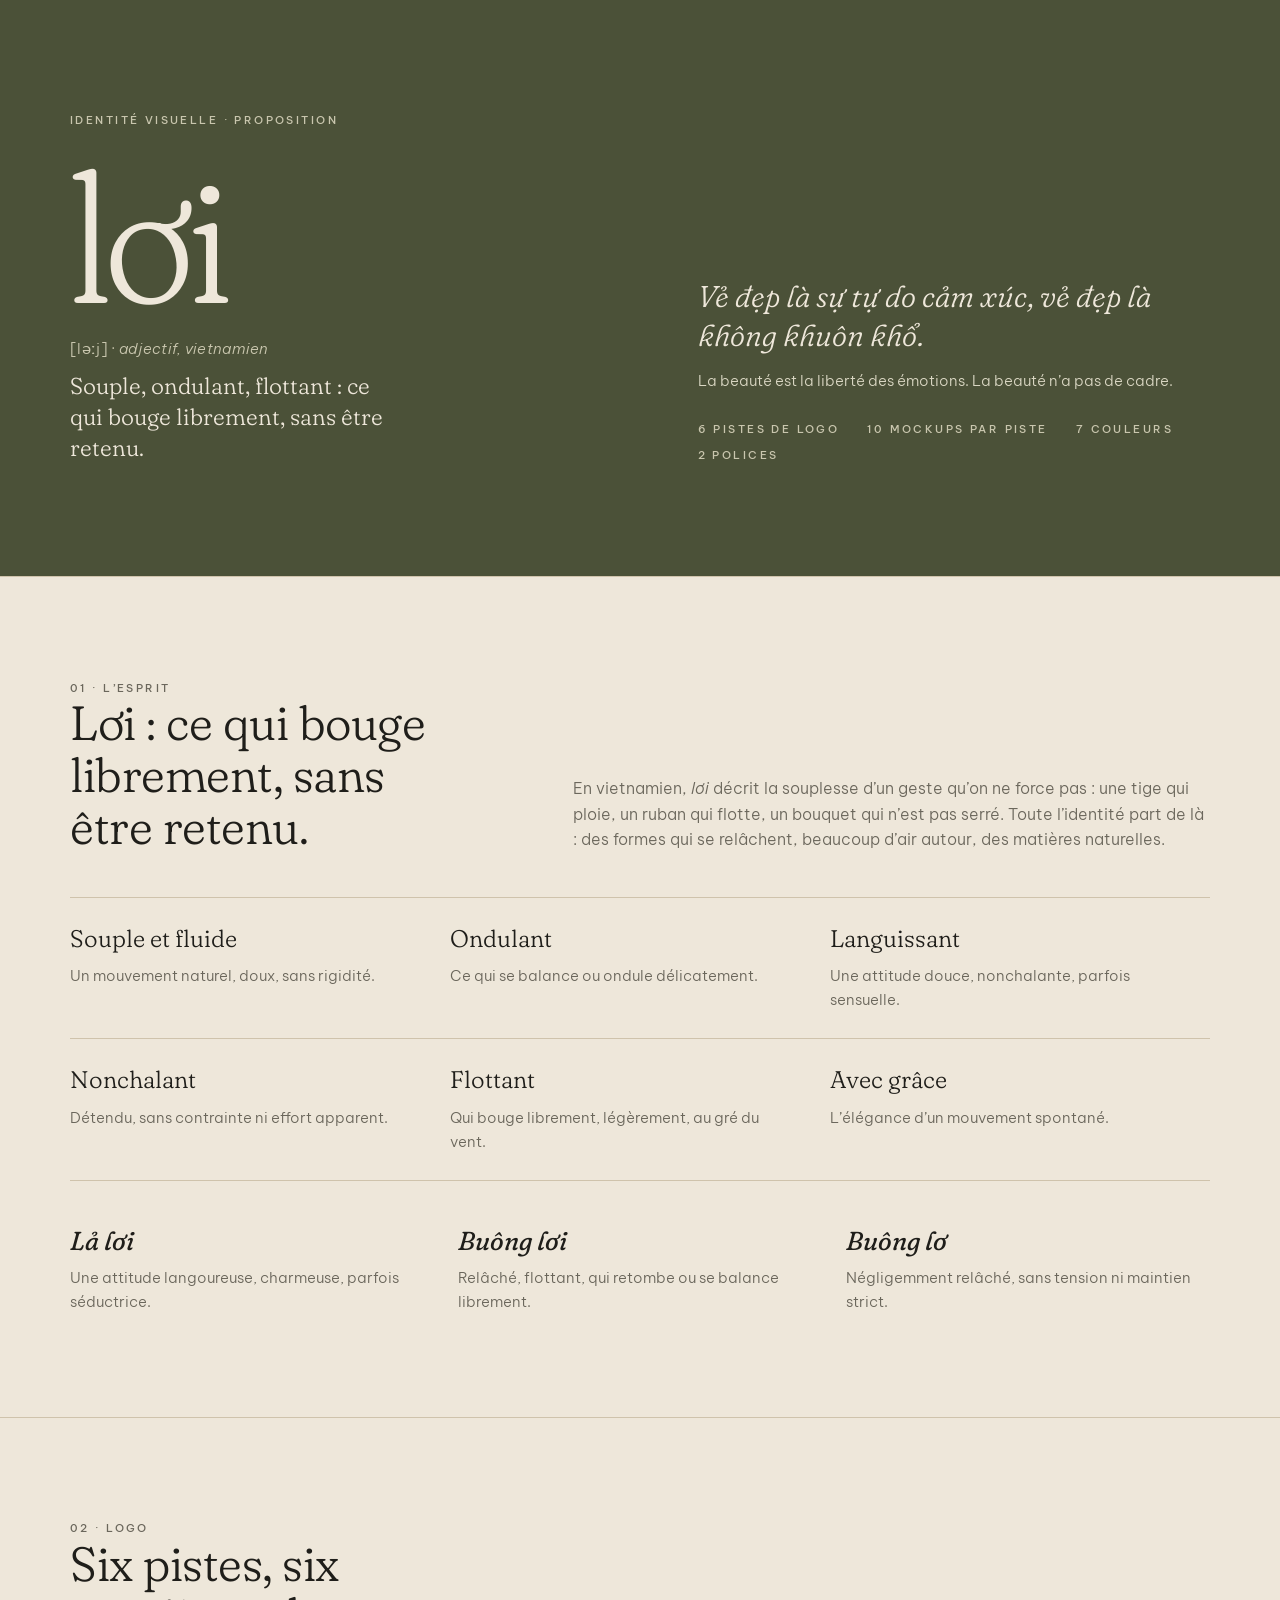
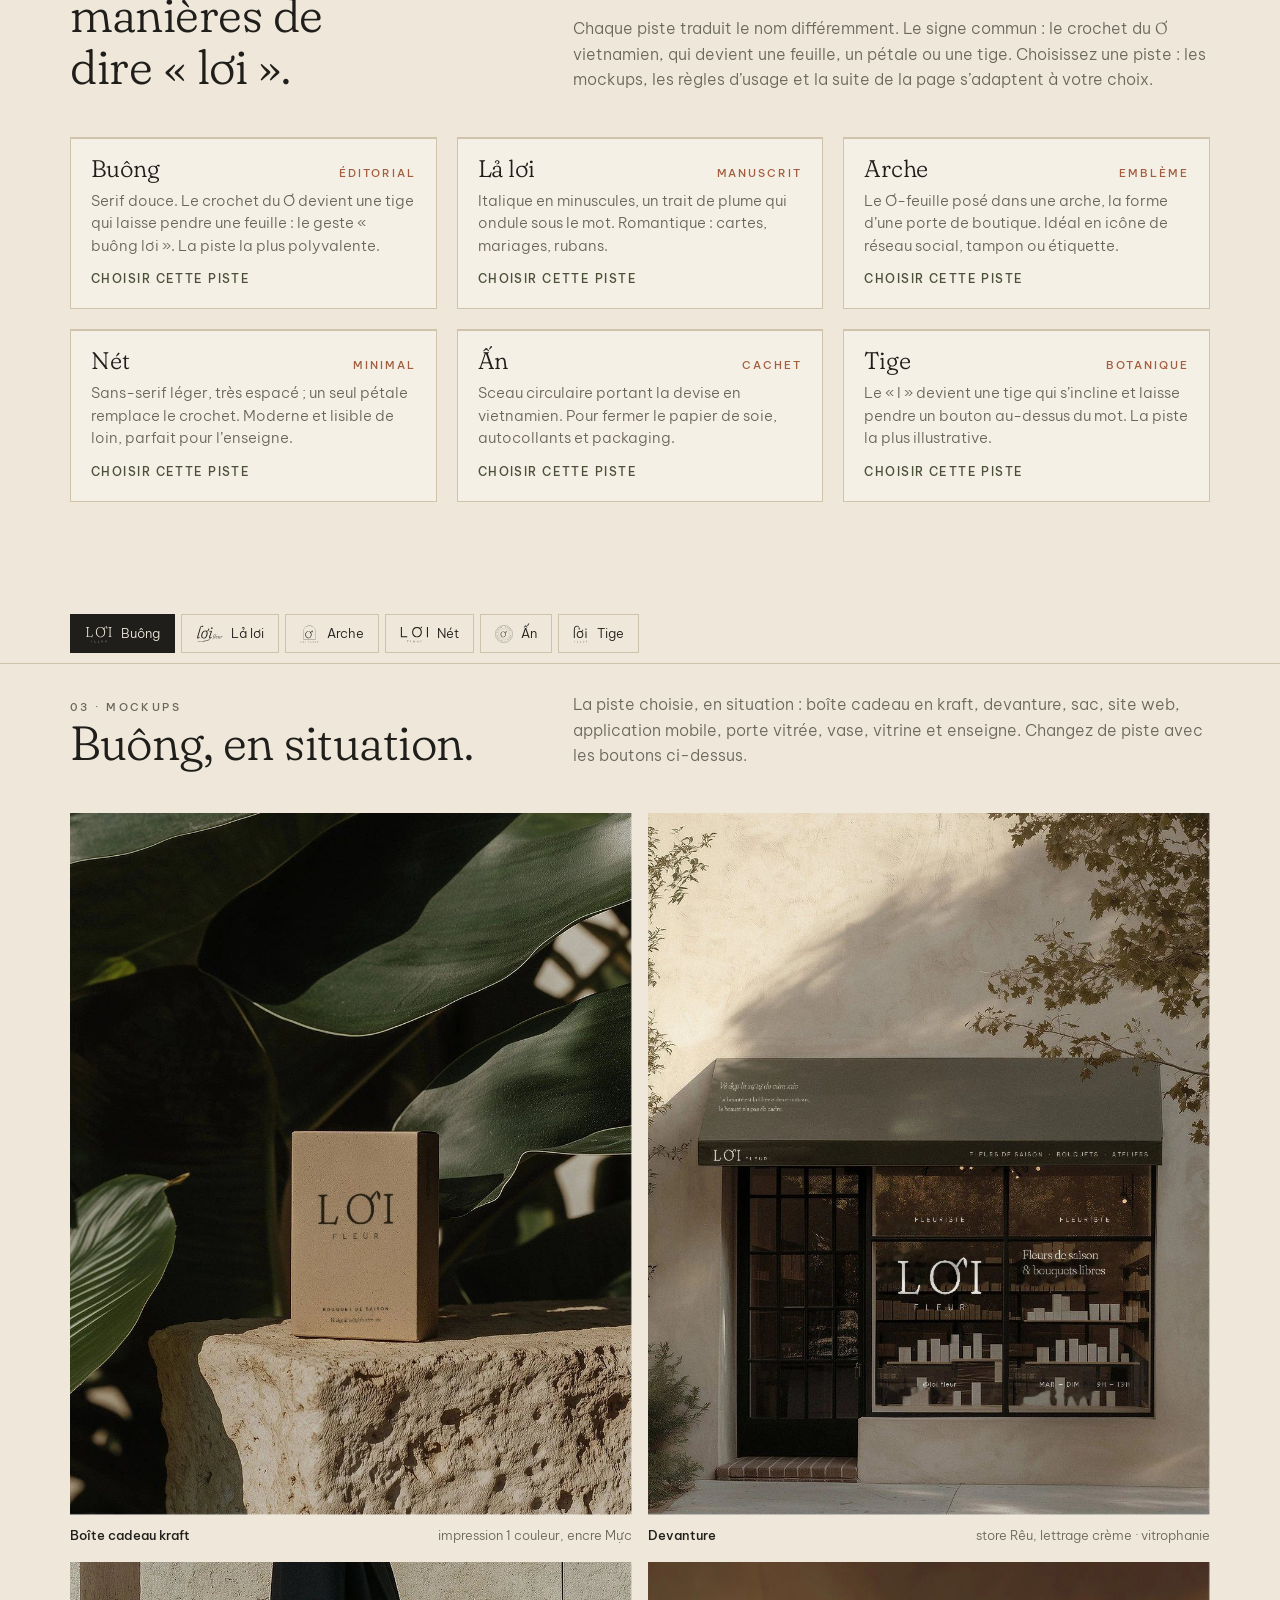
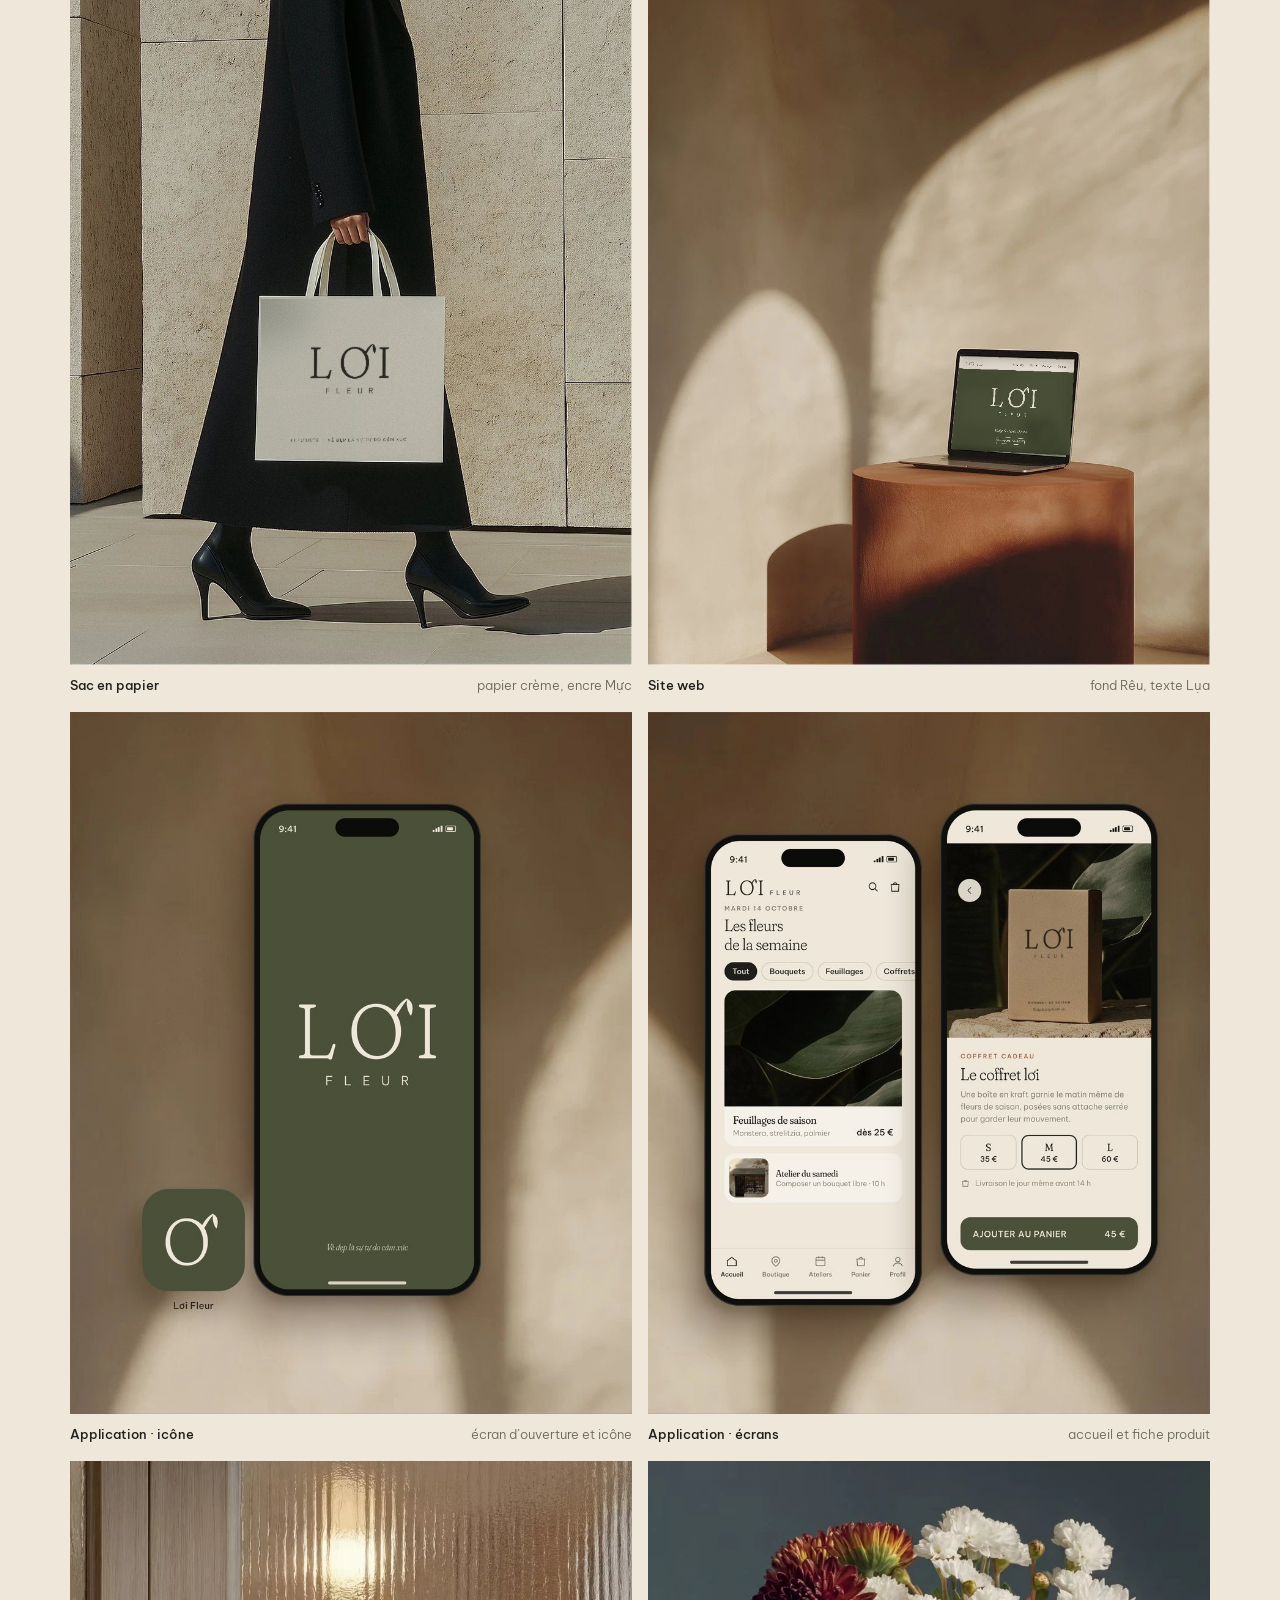
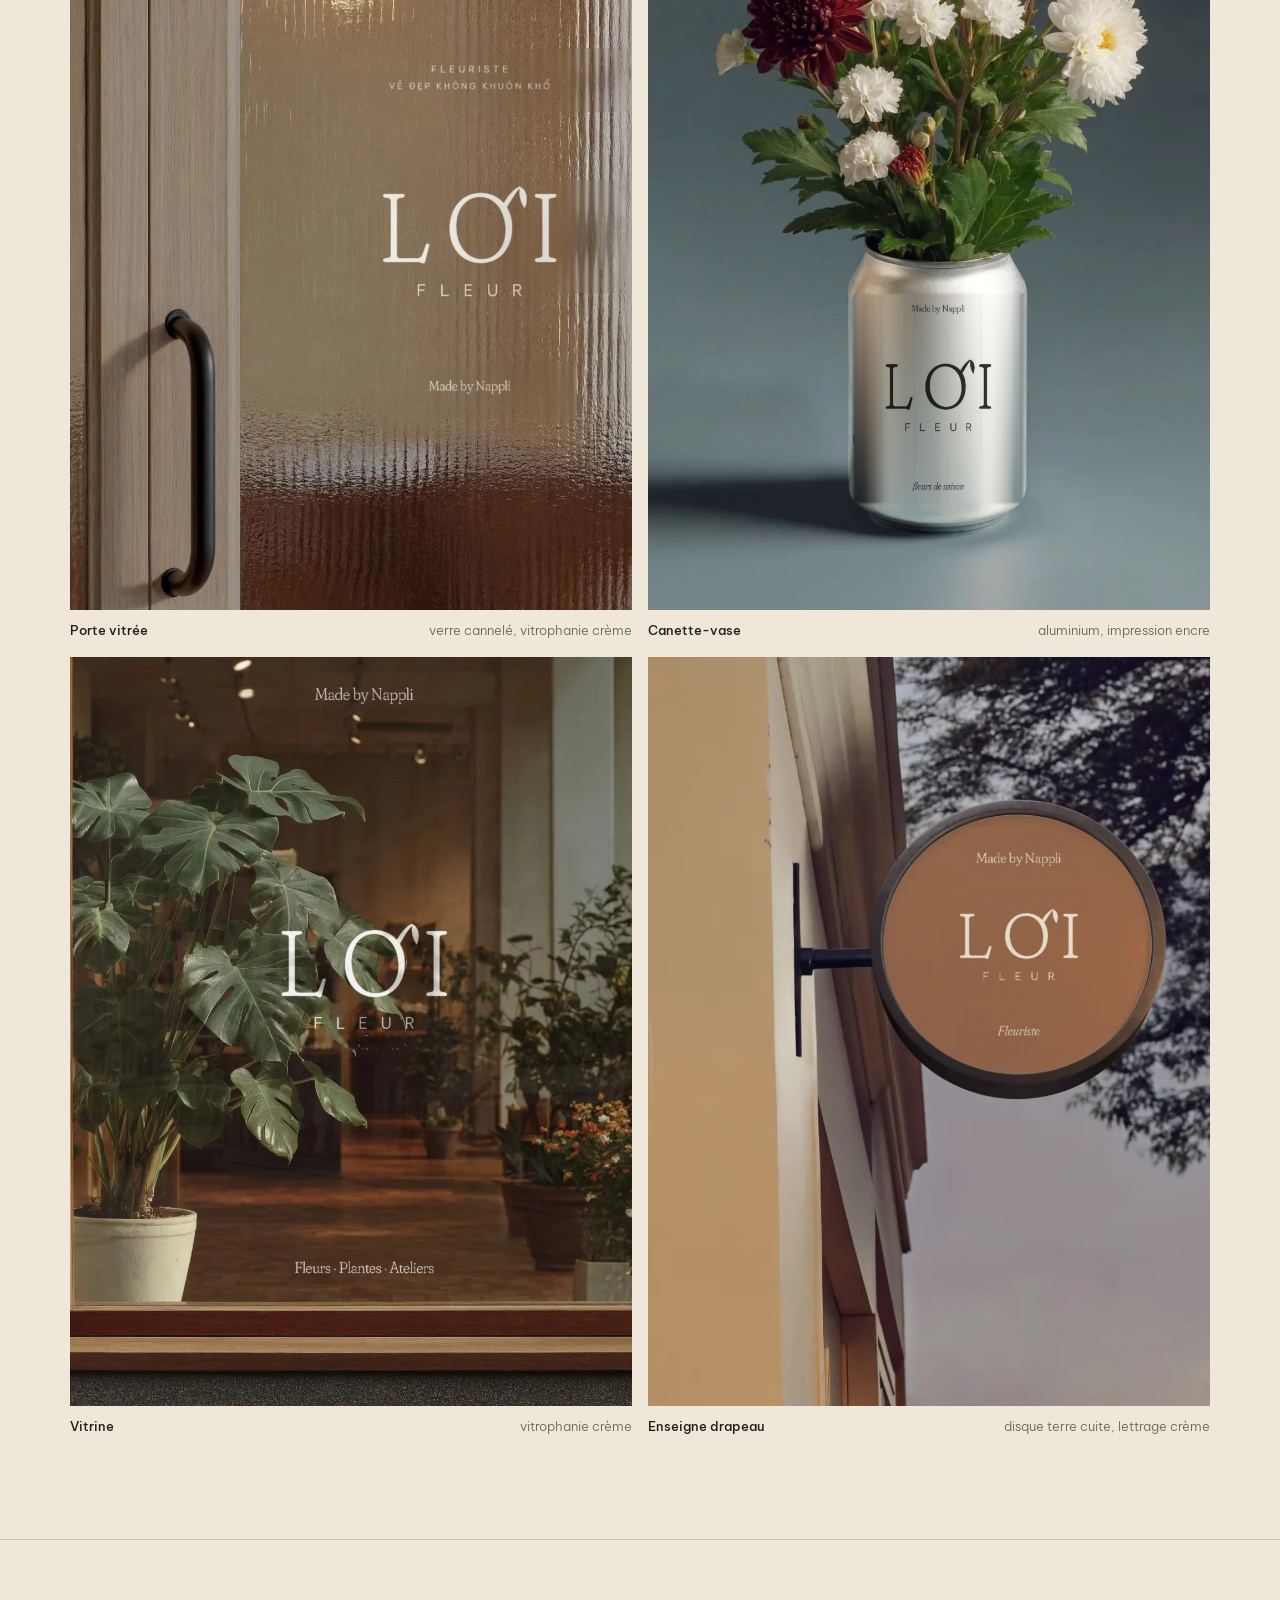
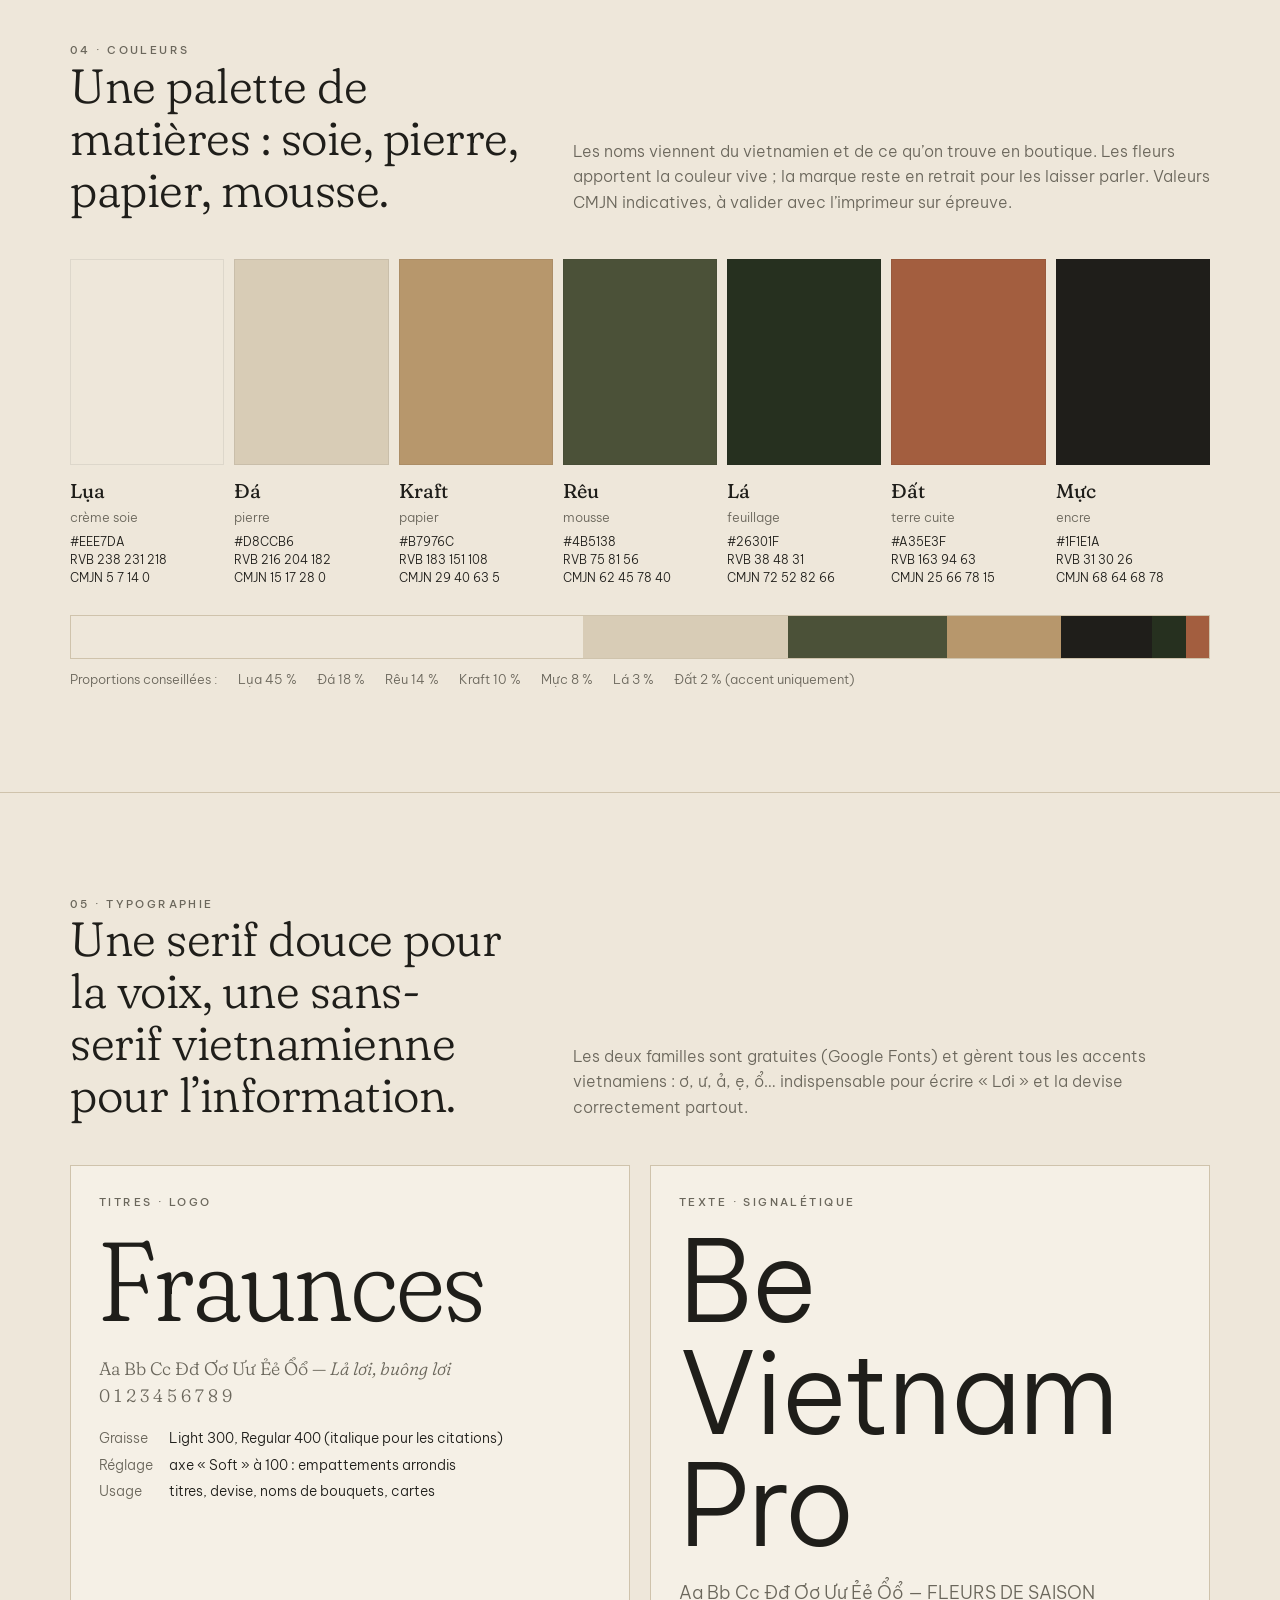
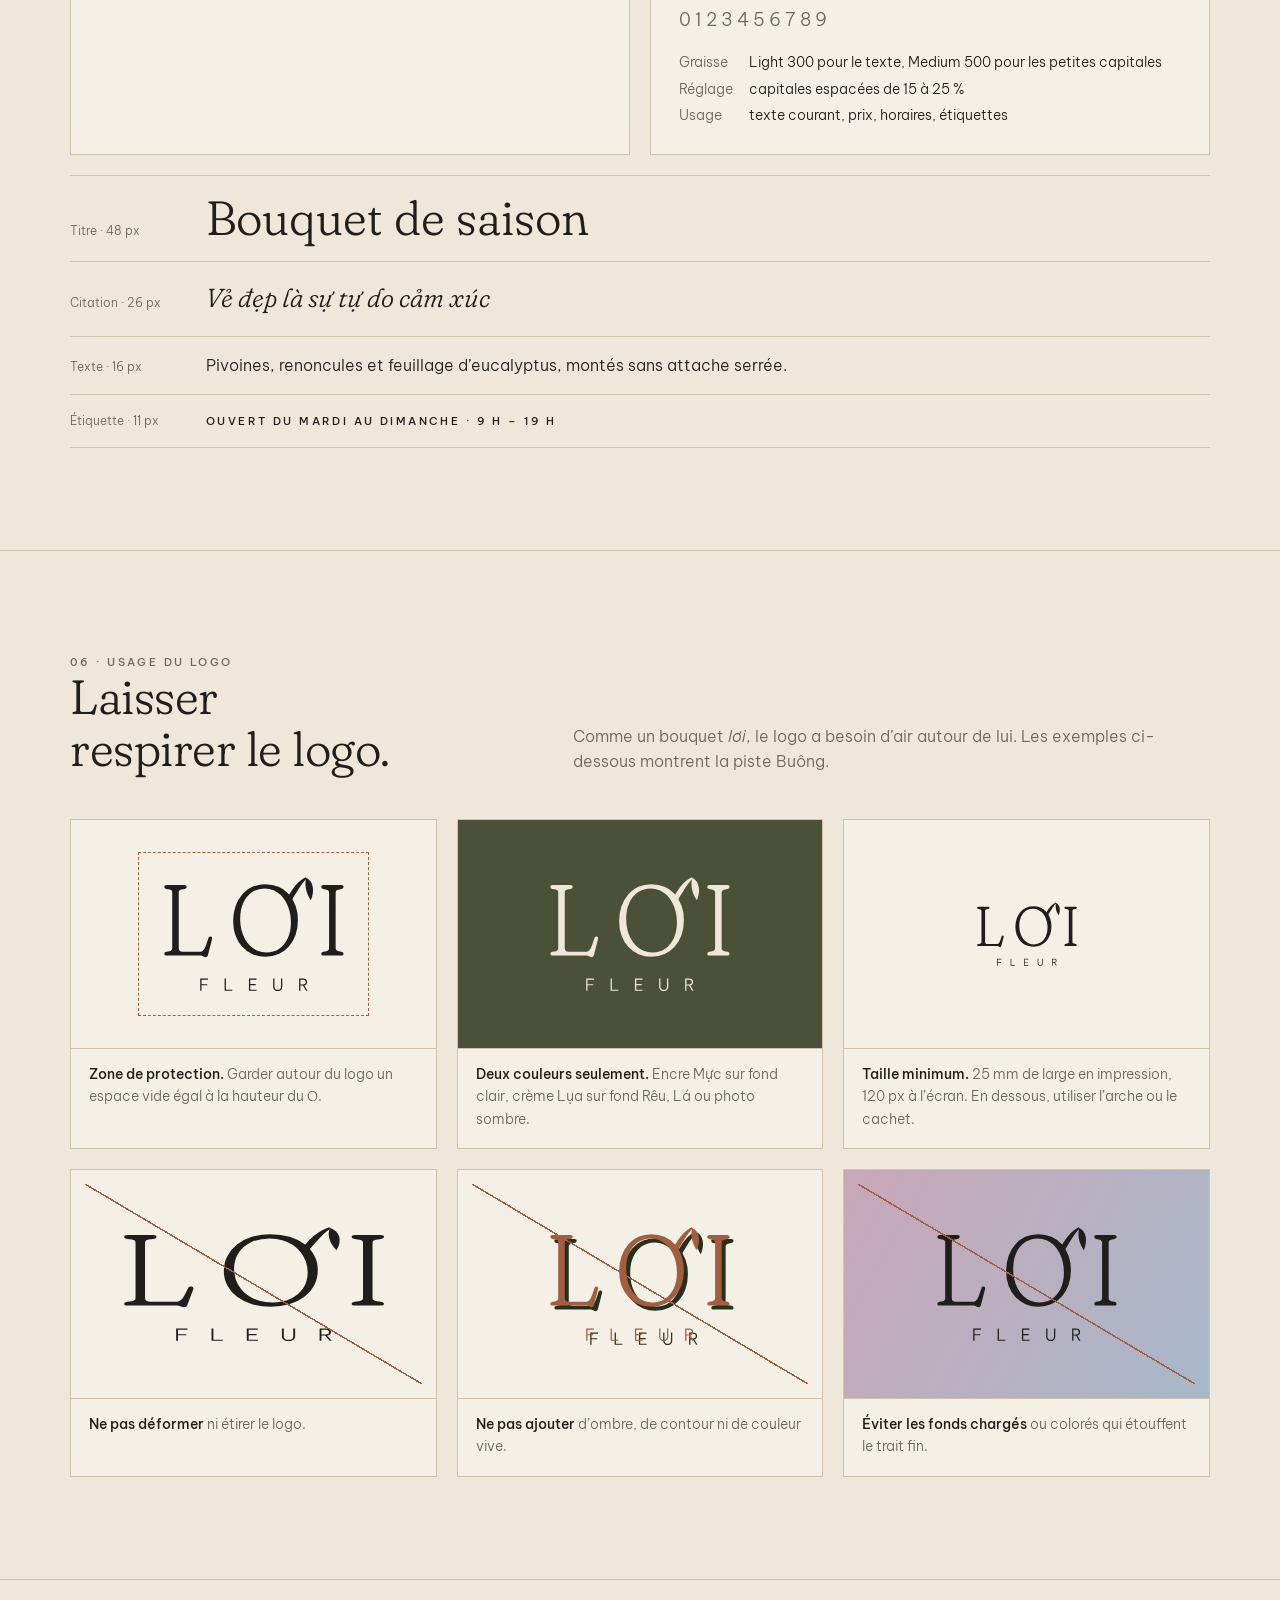
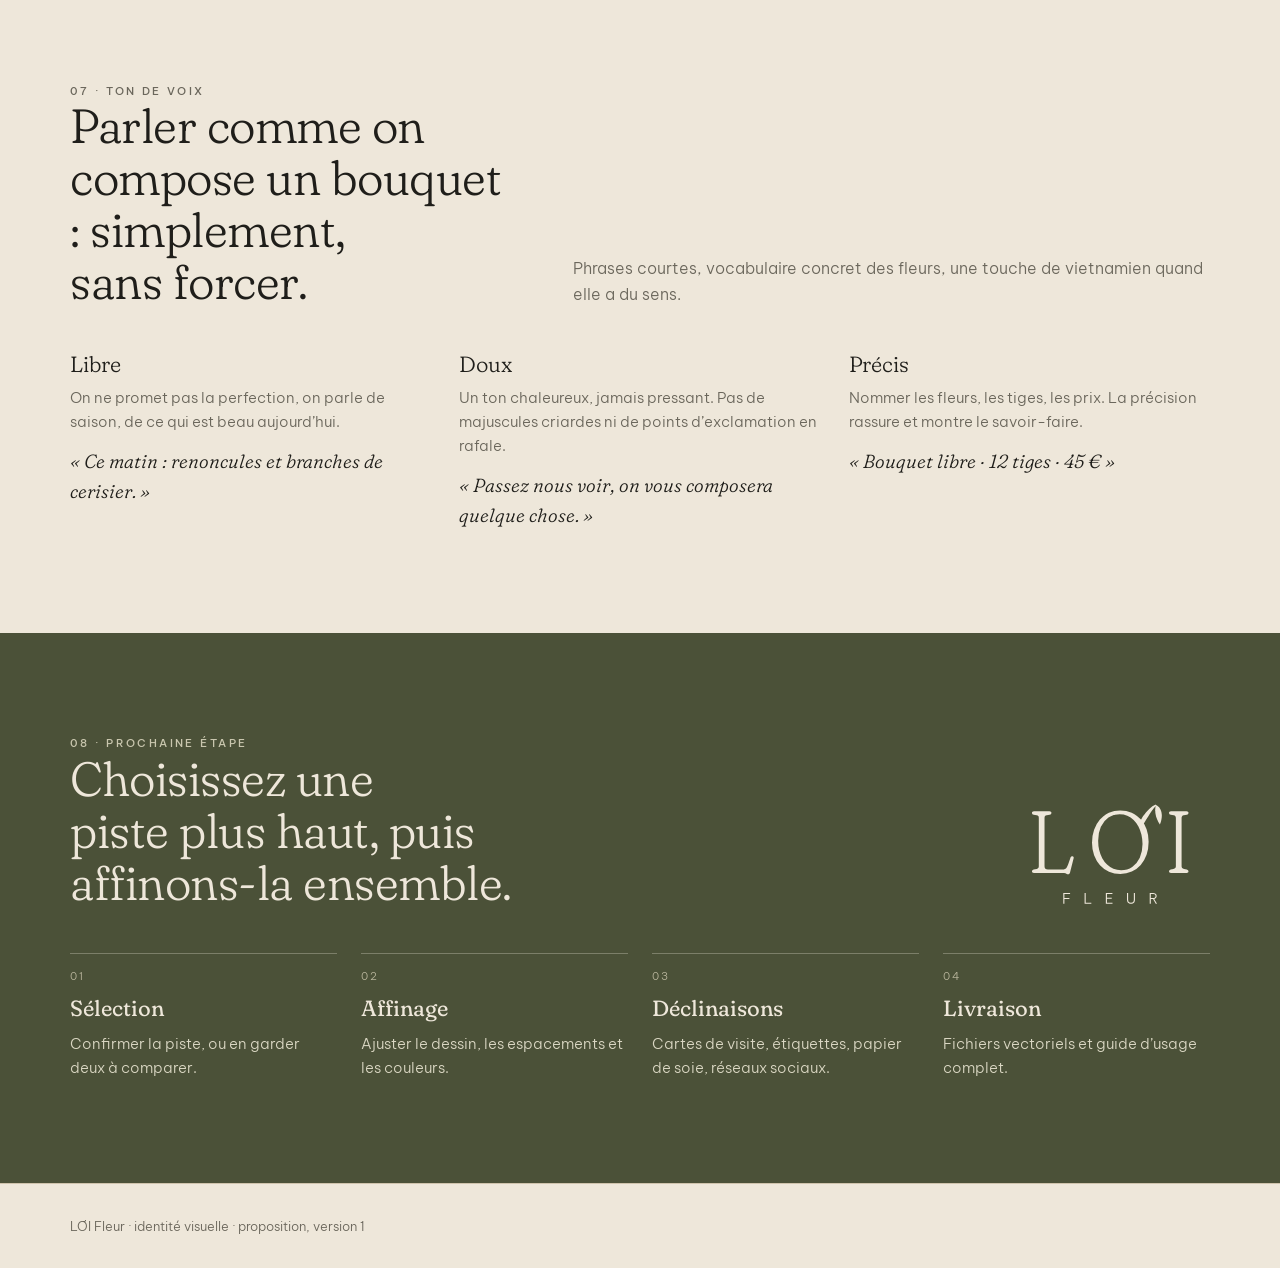
<file: site/index.html>
<!doctype html>
<html lang="fr">
<head>
<meta charset="utf-8">
<meta name="viewport" content="width=device-width, initial-scale=1, viewport-fit=cover">
<meta name="robots" content="noindex, nofollow">
<meta name="description" content="Proposition d’identité visuelle pour LƠI Fleur : six pistes de logo, mockups, couleurs et typographie.">
<meta property="og:title" content="LƠI Fleur · Identité visuelle">
<meta property="og:description" content="Six pistes de logo à découvrir en situation.">
<meta property="og:type" content="website">
<meta property="og:image" content="apercu.jpg">
<meta name="twitter:card" content="summary_large_image">
<link rel="icon" href="favicon.svg" type="image/svg+xml">
<link rel="apple-touch-icon" href="apple-touch-icon.png">
<title>Charte LƠI Fleur</title>

<meta name="claude:viewport-fit-sides" content="cover">
<link rel="preconnect" href="https://fonts.googleapis.com">
<link rel="preconnect" href="https://fonts.gstatic.com" crossorigin>
<link rel="stylesheet" href="https://fonts.googleapis.com/css2?family=Be+Vietnam+Pro:wght@300;400;500&family=Fraunces:ital,opsz,wght,SOFT@0,9..144,300..500,100;1,9..144,300..500,100&display=swap">
<style>
/* Layout : un cahier de marque sur papier crème, une colonne éditoriale, les mockups en grand */
:root{
  --lua:#EEE7DA;   /* Lụa · crème soie : fond */
  --da:#D8CCB6;    /* Đá · pierre calcaire */
  --kraft:#B7976C;
  --reu:#4B5138;   /* Rêu · mousse */
  --la:#26301F;    /* Lá · feuillage profond */
  --dat:#A35E3F;   /* Đất · terre cuite */
  --muc:#1F1E1A;   /* Mực · encre */
  --muted:#6B675C;
  --line:#CFC3AC;
  --serif:"Fraunces", "Iowan Old Style", Georgia, serif;
  --sans:"Be Vietnam Pro", "Helvetica Neue", Arial, sans-serif;
  color-scheme:light;
}
*{box-sizing:border-box}
body{background:var(--lua);color:var(--muc);font-family:var(--sans);font-weight:300;font-size:16px;line-height:1.6;margin:0}
.wrap{max-width:1180px;margin:0 auto;padding-left:max(20px,env(safe-area-inset-left,0px));padding-right:max(20px,env(safe-area-inset-right,0px))}
.serif{font-family:var(--serif);font-variation-settings:"SOFT" 100}
h1,h2,h3{font-family:var(--serif);font-variation-settings:"SOFT" 100;font-weight:300;margin:0;text-wrap:balance;letter-spacing:-.01em}
h2{font-size:clamp(30px,4.4vw,48px);line-height:1.08}
h3{font-size:22px;line-height:1.2}
p{margin:0;max-width:62ch}
.eyebrow{font-family:var(--sans);font-weight:500;font-size:11px;letter-spacing:.22em;text-transform:uppercase;color:var(--muted)}
section{padding-block:clamp(56px,8vw,104px);border-top:1px solid var(--line)}
.sec-head{display:grid;grid-template-columns:minmax(0,1fr) minmax(0,1.4fr);gap:24px 48px;align-items:end;margin-bottom:44px}
.sec-head p{color:var(--muted)}
@media (max-width:760px){.sec-head{grid-template-columns:minmax(0,1fr)}}

/* Couverture */
.cover{background:var(--reu);color:var(--lua)}
.cover .wrap{padding-block:clamp(48px,9vw,112px);display:grid;grid-template-columns:minmax(0,1.1fr) minmax(0,1fr);gap:40px 64px;align-items:end}
.dict{margin-top:24px}
.dict .word{font-family:var(--serif);font-variation-settings:"SOFT" 100;font-weight:300;font-size:clamp(96px,16vw,184px);line-height:.9;margin:0;letter-spacing:-.02em}
.dict .pron{font-size:15px;letter-spacing:.02em;color:#C9C6AE;margin-top:18px}
.dict .def{font-family:var(--serif);font-variation-settings:"SOFT" 100;font-size:clamp(19px,2vw,23px);line-height:1.35;margin-top:10px;max-width:24ch}
.cover .mark{color:var(--lua);width:min(100%,520px)}
.cover .mark svg{width:100%;height:auto;display:block}
.cover .eyebrow{color:#C9C6AE}
.cover blockquote{margin:0;font-family:var(--serif);font-variation-settings:"SOFT" 100;font-style:italic;font-weight:300;font-size:clamp(22px,2.6vw,30px);line-height:1.3}
.cover blockquote span{display:block;font-style:normal;font-family:var(--sans);font-size:15px;line-height:1.6;margin-top:14px;color:#D9D6C2}
.cover-meta{display:flex;flex-wrap:wrap;gap:8px 28px;margin-top:28px}
@media (max-width:820px){.cover .wrap{grid-template-columns:minmax(0,1fr)}}

/* L'esprit */
.gloss{display:grid;grid-template-columns:repeat(3,minmax(0,1fr));gap:0;border-top:1px solid var(--line)}
.gloss div{padding:22px 22px 26px 0;border-bottom:1px solid var(--line)}
.gloss dt{font-family:var(--serif);font-variation-settings:"SOFT" 100;font-size:24px;font-weight:300}
.gloss dd{margin:6px 0 0;color:var(--muted);font-size:15px;max-width:34ch}
@media (max-width:820px){.gloss{grid-template-columns:repeat(2,minmax(0,1fr))}}
@media (max-width:520px){.gloss{grid-template-columns:minmax(0,1fr)}}
.vi-def{display:grid;grid-template-columns:repeat(3,minmax(0,1fr));gap:24px;margin-top:40px}
.vi-def b{font-family:var(--serif);font-variation-settings:"SOFT" 100;font-weight:400;font-style:italic;font-size:26px;display:block;margin-bottom:4px}
.vi-def p{color:var(--muted);font-size:15px}
@media (max-width:700px){.vi-def{grid-template-columns:minmax(0,1fr)}}

/* Logos */
.logos{display:grid;grid-template-columns:repeat(3,minmax(0,1fr));gap:20px}
@media (max-width:900px){.logos{grid-template-columns:repeat(2,minmax(0,1fr))}}
@media (max-width:560px){.logos{grid-template-columns:minmax(0,1fr)}}
.logo-card{appearance:none;font:inherit;text-align:left;color:inherit;cursor:pointer;background:#F5F0E6;border:1px solid var(--line);padding:0;display:flex;flex-direction:column;transition:border-color .2s, background .2s}
.logo-card:hover{border-color:var(--kraft)}
.logo-card:focus-visible{outline:2px solid var(--reu);outline-offset:3px}
.logo-card[aria-pressed="true"]{border-color:var(--reu);box-shadow:inset 0 0 0 1px var(--reu)}
.logo-card .art{aspect-ratio:4/3;position:relative;color:var(--muc)}
.logo-card .art svg{position:absolute;left:12%;top:14%;width:76%;height:72%}
.logo-card .txt{padding:16px 20px 20px;border-top:1px solid var(--line);display:grid;gap:6px;flex:1}
.logo-card .row{display:flex;justify-content:space-between;align-items:baseline;gap:12px}
.logo-card h3{font-size:24px}
.logo-card .style{font-size:11px;letter-spacing:.18em;text-transform:uppercase;font-weight:500;color:var(--dat)}
.logo-card p{font-size:14.5px;color:var(--muted);line-height:1.55}
.logo-card .pick{font-size:12px;font-weight:500;letter-spacing:.12em;text-transform:uppercase;color:var(--reu);margin-top:6px}
.logo-card[aria-pressed="true"] .pick{font-size:0}
.logo-card[aria-pressed="true"] .pick::after{content:"● Piste choisie";font-size:12px}
.reco{display:inline-block;font-size:10.5px;letter-spacing:.16em;text-transform:uppercase;font-weight:500;background:var(--reu);color:var(--lua);padding:3px 8px;vertical-align:middle;margin-left:8px}

/* Déclinaisons couleur */
.variants{display:grid;grid-template-columns:repeat(4,minmax(0,1fr));gap:12px;margin-top:20px}
.variants div{aspect-ratio:3/2;display:grid;place-items:center;padding:18px 22px}
.variants svg{max-width:100%;max-height:100%;width:auto;height:auto}
.variants span{display:block}
@media (max-width:700px){.variants{grid-template-columns:repeat(2,minmax(0,1fr))}}

/* Mockups */
.mock-bar{position:sticky;top:env(safe-area-inset-top,0px);z-index:5;background:var(--lua);border-bottom:1px solid var(--line);margin-bottom:28px}
.mock-bar .in{display:flex;gap:6px;overflow-x:auto;padding-block:10px;scrollbar-width:none}
.chip{appearance:none;font:inherit;cursor:pointer;border:1px solid var(--line);background:transparent;color:var(--muc);padding:8px 14px;font-size:13px;white-space:nowrap;display:flex;align-items:center;gap:8px}
.chip svg{height:18px;width:auto}
.chip[aria-pressed="true"]{background:var(--muc);color:var(--lua);border-color:var(--muc)}
.chip:focus-visible{outline:2px solid var(--reu);outline-offset:2px}
.mocks{display:grid;grid-template-columns:repeat(2,minmax(0,1fr));gap:16px}
.mocks figure{margin:0}
.mocks img{display:block;width:100%;height:auto;background:var(--da)}
.mocks figcaption{display:flex;flex-wrap:wrap;justify-content:space-between;gap:12px;font-size:13px;color:var(--muted);padding-top:10px}
.mocks figcaption b{font-weight:500;color:var(--muc)}
@media (max-width:620px){.mocks{grid-template-columns:minmax(0,1fr)}}

/* Couleurs */
.swatches{display:grid;grid-template-columns:repeat(7,minmax(0,1fr));gap:10px}
.sw .chipc{aspect-ratio:3/4;border:1px solid rgba(31,30,26,.08)}
.sw b{display:block;font-family:var(--serif);font-variation-settings:"SOFT" 100;font-weight:400;font-size:20px;margin-top:10px}
.sw i{font-style:normal;display:block;font-size:12.5px;color:var(--muted)}
.sw code{font-family:var(--sans);font-size:12px;font-variant-numeric:tabular-nums;display:block;margin-top:6px;line-height:1.5}
@media (max-width:900px){.swatches{grid-template-columns:repeat(4,minmax(0,1fr))}}
@media (max-width:520px){.swatches{grid-template-columns:repeat(2,minmax(0,1fr))}}
.ratio{display:flex;height:44px;margin-top:28px;border:1px solid var(--line)}
.ratio span{display:block}
.ratio-legend{display:flex;flex-wrap:wrap;gap:6px 20px;font-size:13px;color:var(--muted);margin-top:10px}

/* Typo */
.type{display:grid;grid-template-columns:minmax(0,1fr) minmax(0,1fr);gap:20px}
.type .card{background:#F5F0E6;border:1px solid var(--line);padding:28px}
.type .big{font-size:clamp(64px,9vw,112px);line-height:1;margin:14px 0 18px}
.type .alpha{font-size:18px;line-height:1.5;color:var(--muted);word-break:break-word}
.type dl{display:grid;grid-template-columns:auto 1fr;gap:4px 16px;font-size:14px;margin:18px 0 0}
.type dt{color:var(--muted)}
.type dd{margin:0}
@media (max-width:760px){.type{grid-template-columns:minmax(0,1fr)}}
.scale{margin-top:20px;border-top:1px solid var(--line)}
.scale div{display:grid;grid-template-columns:120px minmax(0,1fr);gap:16px;align-items:baseline;padding:16px 0;border-bottom:1px solid var(--line)}
.scale small{font-size:12px;color:var(--muted);font-variant-numeric:tabular-nums}

/* Règles */
.rules{display:grid;grid-template-columns:repeat(3,minmax(0,1fr));gap:20px}
.rules .card{border:1px solid var(--line);background:#F5F0E6}
.rules .demo{aspect-ratio:16/10;display:grid;place-items:center;padding:24px;position:relative}
.rules .demo svg{max-width:78%;max-height:70%;width:auto;height:auto}
.rules .card p{padding:14px 18px 18px;font-size:14px;color:var(--muted);border-top:1px solid var(--line)}
.rules .card p b{color:var(--muc);font-weight:500}
.clear{outline:1px dashed var(--dat);outline-offset:18px}
.no{position:relative}
.no::after{content:"";position:absolute;inset:14px;background:linear-gradient(to top right,transparent calc(50% - .75px),var(--dat) calc(50% - .75px),var(--dat) calc(50% + .75px),transparent calc(50% + .75px))}
@media (max-width:820px){.rules{grid-template-columns:repeat(2,minmax(0,1fr))}}
@media (max-width:520px){.rules{grid-template-columns:minmax(0,1fr)}}

/* Voix */
.voice{display:grid;grid-template-columns:repeat(3,minmax(0,1fr));gap:28px}
.voice h3{margin-bottom:8px}
.voice p{color:var(--muted);font-size:15px}
.voice q{display:block;font-family:var(--serif);font-variation-settings:"SOFT" 100;font-style:italic;font-size:19px;color:var(--muc);margin-top:12px;quotes:"« " " »"}
@media (max-width:760px){.voice{grid-template-columns:minmax(0,1fr)}}
.next{background:var(--reu);color:var(--lua);border-top:0}
.next .eyebrow{color:#C9C6AE}
.next-mark{width:200px;height:110px;color:var(--lua);justify-self:end}
.next-mark svg{width:100%;height:100%}
.steps{list-style:none;margin:0;padding:0;display:grid;grid-template-columns:repeat(4,minmax(0,1fr));gap:24px;counter-reset:s}
.steps li{counter-increment:s;border-top:1px solid rgba(238,231,218,.3);padding-top:14px;display:grid;gap:6px}
.steps li::before{content:counter(s,decimal-leading-zero);font-size:11px;letter-spacing:.18em;color:#B9B59C}
.steps b{font-family:var(--serif);font-variation-settings:"SOFT" 100;font-weight:400;font-size:22px}
.steps span{color:#D9D6C2;font-size:15px}
@media (max-width:800px){.steps{grid-template-columns:repeat(2,minmax(0,1fr))}.next-mark{justify-self:start}}
@media (max-width:480px){.steps{grid-template-columns:minmax(0,1fr)}}
footer{border-top:1px solid var(--line);padding-block:32px;font-size:13px;color:var(--muted)}
@media (prefers-reduced-motion:reduce){*{transition:none!important}}
</style>


<style>html{-webkit-text-size-adjust:100%}img{max-width:100%}</style>
</head>
<body>
<svg width="0" height="0" style="position:absolute" aria-hidden="true">
<symbol id="m-buong" viewBox="-8 32 384 250"><path d="M46.900000000000006 67.69999999999999 40.0 68.79999999999998Q37.6 69.4 36.400000000000006 70.9Q35.2 72.39999999999999 35.2 75.19999999999999V185.0Q35.2 188.7 37.1 190.55Q39.0 192.4 42.900000000000006 192.4H75.9Q79.2 192.4 81.6 191.2Q84.0 190.0 85.95 186.9Q87.9 183.8 89.80000000000001 178.1L93.9 165.9Q94.7 163.6 95.95 162.75Q97.2 161.9 98.7 162.1Q100.5 162.5 101.15 163.85Q101.80000000000001 165.2 101.2 167.5L93.30000000000001 198.3Q92.7 200.8 91.55000000000001 201.95Q90.4 203.1 88.5 203.1Q86.9 203.1 85.5 202.35Q84.10000000000001 201.6 82.65 200.8Q81.2 200.0 79.5 200.0H11.0Q8.9 200.0 7.75 199.05Q6.6000000000000005 198.1 6.6000000000000005 196.4Q6.6000000000000005 193.2 10.5 192.3L17.400000000000002 191.2Q19.900000000000002 190.6 21.050000000000004 189.05Q22.200000000000003 187.5 22.200000000000003 184.8V75.19999999999999Q22.200000000000003 72.39999999999999 21.050000000000004 70.9Q19.900000000000002 69.4 17.400000000000002 68.79999999999998L10.5 67.69999999999999Q6.6000000000000005 66.79999999999998 6.6000000000000005 63.599999999999994Q6.6000000000000005 61.79999999999998 7.75 60.89999999999999Q8.9 60.0 11.0 60.0H46.5Q48.7 60.0 49.800000000000004 60.89999999999999Q50.900000000000006 61.79999999999998 50.900000000000006 63.599999999999994Q50.900000000000006 66.69999999999999 46.900000000000006 67.69999999999999ZM207.2 58.19999999999999Q221.5 58.19999999999999 233.3 63.44999999999999Q245.1 68.69999999999999 253.8 78.25Q262.5 87.8 267.15 100.8Q271.79999999999995 113.8 271.79999999999995 129.39999999999998Q271.79999999999995 145.5 267.09999999999997 158.9Q262.4 172.3 253.85 182.0Q245.3 191.7 233.5 197.0Q221.7 202.3 207.5 202.3Q193.5 202.3 181.7 197.10000000000002Q169.89999999999998 191.9 161.25 182.4Q152.6 172.9 147.85 159.95Q143.1 147.0 143.1 131.39999999999998Q143.1 115.3 147.85 101.85Q152.6 88.39999999999999 161.14999999999998 78.6Q169.7 68.79999999999998 181.45 63.499999999999986Q193.2 58.19999999999999 207.2 58.19999999999999ZM257.9 134.5Q257.9 123.19999999999999 255.5 113.0Q253.1 102.8 248.6 94.3Q244.1 85.8 237.7 79.6Q231.3 73.39999999999999 223.25 70.0Q215.2 66.6 205.89999999999998 66.6Q191.5 66.6 180.45 74.19999999999999Q169.39999999999998 81.8 163.25 95.35Q157.1 108.89999999999999 157.1 126.7Q157.1 137.9 159.45 148.0Q161.79999999999998 158.1 166.34999999999997 166.45Q170.89999999999998 174.8 177.29999999999998 180.95Q183.7 187.1 191.75 190.5Q199.79999999999998 193.9 209.2 193.9Q223.6 193.9 234.55 186.35000000000002Q245.5 178.8 251.7 165.45Q257.9 152.1 257.9 134.5ZM346.7 184.8Q346.7 187.4 348.04999999999995 188.95Q349.4 190.5 352.2 191.1L358.4 192.3Q362.4 193.3 362.4 196.3Q362.4 198.1 361.29999999999995 199.05Q360.2 200.0 358.0 200.0H322.5Q320.4 200.0 319.25 199.05Q318.09999999999997 198.1 318.09999999999997 196.3Q318.09999999999997 193.3 322.0 192.3L328.09999999999997 191.1Q331.0 190.5 332.35 188.95Q333.7 187.4 333.7 184.8V75.0Q333.7 72.5 332.5 71.0Q331.3 69.5 328.9 69.0L322.0 67.69999999999999Q318.09999999999997 66.69999999999999 318.09999999999997 63.599999999999994Q318.09999999999997 61.79999999999998 319.25 60.89999999999999Q320.4 60.0 322.5 60.0H358.0Q360.2 60.0 361.29999999999995 60.89999999999999Q362.4 61.79999999999998 362.4 63.599999999999994Q362.4 66.69999999999999 358.4 67.69999999999999L351.4 69.0Q349.0 69.5 347.85 71.0Q346.7 72.5 346.7 75.0Z" fill="currentColor"/><path d="M247.8,91.9 C257.8,69.9 272.8,50.3 287.7,44.3 L289.0,47.5 C278.0,57.5 271.0,71.9 257.0,93.9 Z" fill="currentColor"/><path d="M288.4,45.9 C302.4,51.9 305.4,71.9 297.4,89.9 C287.4,75.9 284.4,57.9 288.4,45.9 Z" fill="currentColor"/><path d="M77.825 270.0V245.57999999999998H93.269V247.857H80.366V256.734H91.718V259.011H80.366V270.0ZM126.25200000000001 270.0V245.57999999999998H128.793V267.723H141.56400000000002V270.0ZM174.547 270.0V245.57999999999998H189.49599999999998V247.857H177.088V256.404H187.945V258.681H177.088V267.723H189.661V270.0ZM231.68600000000004 270.33Q228.74900000000002 270.33 226.73600000000005 269.17499999999995Q224.72300000000004 268.02 223.68350000000004 265.974Q222.64400000000003 263.928 222.64400000000003 261.222V245.57999999999998H225.18500000000003V261.222Q225.18500000000003 264.192 226.80200000000002 266.0565Q228.41900000000004 267.921 231.68600000000004 267.921Q234.98600000000002 267.921 236.58650000000003 266.0565Q238.18700000000004 264.192 238.18700000000004 261.222V245.57999999999998H240.72800000000004V261.222Q240.72800000000004 263.928 239.68850000000003 265.974Q238.64900000000003 268.02 236.63600000000002 269.17499999999995Q234.62300000000002 270.33 231.68600000000004 270.33ZM274.239 270.0V245.57999999999998H282.489Q284.997 245.57999999999998 286.68 246.5865Q288.363 247.593 289.188 249.1605Q290.013 250.728 290.013 252.477Q290.013 253.962 289.40250000000003 255.34799999999998Q288.79200000000003 256.734 287.571 257.75699999999995Q286.35 258.78 284.502 259.176L290.838 270.0H287.967L281.796 259.374H276.78V270.0ZM282.456 247.857H276.78V257.163H282.456Q284.139 257.163 285.228 256.4865Q286.317 255.81 286.87800000000004 254.7375Q287.439 253.665 287.439 252.51Q287.439 251.355 286.87800000000004 250.2825Q286.317 249.21 285.228 248.5335Q284.139 247.857 282.456 247.857Z" fill="currentColor"/></symbol><symbol id="l-buong" viewBox="-8 32 739 176"><path d="M46.900000000000006 67.69999999999999 40.0 68.79999999999998Q37.6 69.4 36.400000000000006 70.9Q35.2 72.39999999999999 35.2 75.19999999999999V185.0Q35.2 188.7 37.1 190.55Q39.0 192.4 42.900000000000006 192.4H75.9Q79.2 192.4 81.6 191.2Q84.0 190.0 85.95 186.9Q87.9 183.8 89.80000000000001 178.1L93.9 165.9Q94.7 163.6 95.95 162.75Q97.2 161.9 98.7 162.1Q100.5 162.5 101.15 163.85Q101.80000000000001 165.2 101.2 167.5L93.30000000000001 198.3Q92.7 200.8 91.55000000000001 201.95Q90.4 203.1 88.5 203.1Q86.9 203.1 85.5 202.35Q84.10000000000001 201.6 82.65 200.8Q81.2 200.0 79.5 200.0H11.0Q8.9 200.0 7.75 199.05Q6.6000000000000005 198.1 6.6000000000000005 196.4Q6.6000000000000005 193.2 10.5 192.3L17.400000000000002 191.2Q19.900000000000002 190.6 21.050000000000004 189.05Q22.200000000000003 187.5 22.200000000000003 184.8V75.19999999999999Q22.200000000000003 72.39999999999999 21.050000000000004 70.9Q19.900000000000002 69.4 17.400000000000002 68.79999999999998L10.5 67.69999999999999Q6.6000000000000005 66.79999999999998 6.6000000000000005 63.599999999999994Q6.6000000000000005 61.79999999999998 7.75 60.89999999999999Q8.9 60.0 11.0 60.0H46.5Q48.7 60.0 49.800000000000004 60.89999999999999Q50.900000000000006 61.79999999999998 50.900000000000006 63.599999999999994Q50.900000000000006 66.69999999999999 46.900000000000006 67.69999999999999ZM207.2 58.19999999999999Q221.5 58.19999999999999 233.3 63.44999999999999Q245.1 68.69999999999999 253.8 78.25Q262.5 87.8 267.15 100.8Q271.79999999999995 113.8 271.79999999999995 129.39999999999998Q271.79999999999995 145.5 267.09999999999997 158.9Q262.4 172.3 253.85 182.0Q245.3 191.7 233.5 197.0Q221.7 202.3 207.5 202.3Q193.5 202.3 181.7 197.10000000000002Q169.89999999999998 191.9 161.25 182.4Q152.6 172.9 147.85 159.95Q143.1 147.0 143.1 131.39999999999998Q143.1 115.3 147.85 101.85Q152.6 88.39999999999999 161.14999999999998 78.6Q169.7 68.79999999999998 181.45 63.499999999999986Q193.2 58.19999999999999 207.2 58.19999999999999ZM257.9 134.5Q257.9 123.19999999999999 255.5 113.0Q253.1 102.8 248.6 94.3Q244.1 85.8 237.7 79.6Q231.3 73.39999999999999 223.25 70.0Q215.2 66.6 205.89999999999998 66.6Q191.5 66.6 180.45 74.19999999999999Q169.39999999999998 81.8 163.25 95.35Q157.1 108.89999999999999 157.1 126.7Q157.1 137.9 159.45 148.0Q161.79999999999998 158.1 166.34999999999997 166.45Q170.89999999999998 174.8 177.29999999999998 180.95Q183.7 187.1 191.75 190.5Q199.79999999999998 193.9 209.2 193.9Q223.6 193.9 234.55 186.35000000000002Q245.5 178.8 251.7 165.45Q257.9 152.1 257.9 134.5ZM346.7 184.8Q346.7 187.4 348.04999999999995 188.95Q349.4 190.5 352.2 191.1L358.4 192.3Q362.4 193.3 362.4 196.3Q362.4 198.1 361.29999999999995 199.05Q360.2 200.0 358.0 200.0H322.5Q320.4 200.0 319.25 199.05Q318.09999999999997 198.1 318.09999999999997 196.3Q318.09999999999997 193.3 322.0 192.3L328.09999999999997 191.1Q331.0 190.5 332.35 188.95Q333.7 187.4 333.7 184.8V75.0Q333.7 72.5 332.5 71.0Q331.3 69.5 328.9 69.0L322.0 67.69999999999999Q318.09999999999997 66.69999999999999 318.09999999999997 63.599999999999994Q318.09999999999997 61.79999999999998 319.25 60.89999999999999Q320.4 60.0 322.5 60.0H358.0Q360.2 60.0 361.29999999999995 60.89999999999999Q362.4 61.79999999999998 362.4 63.599999999999994Q362.4 66.69999999999999 358.4 67.69999999999999L351.4 69.0Q349.0 69.5 347.85 71.0Q346.7 72.5 346.7 75.0Z" fill="currentColor"/><path d="M247.8,91.9 C257.8,69.9 272.8,50.3 287.7,44.3 L289.0,47.5 C278.0,57.5 271.0,71.9 257.0,93.9 Z" fill="currentColor"/><path d="M288.4,45.9 C302.4,51.9 305.4,71.9 297.4,89.9 C287.4,75.9 284.4,57.9 288.4,45.9 Z" fill="currentColor"/><path d="M433.11400000000003 198.0V155.07999999999998H460.25800000000004V159.082H437.58000000000004V174.684H457.53200000000004V178.686H437.58000000000004V198.0ZM495.016 198.0V155.07999999999998H499.48199999999997V193.998H521.928V198.0ZM556.686 198.0V155.07999999999998H582.96V159.082H561.152V174.10399999999998H580.234V178.106H561.152V193.998H583.2500000000001V198.0ZM633.9 198.58Q628.7379999999999 198.58 625.1999999999999 196.55Q621.6619999999999 194.52 619.8349999999999 190.924Q618.0079999999999 187.328 618.0079999999999 182.572V155.07999999999998H622.4739999999999V182.572Q622.4739999999999 187.792 625.316 191.06900000000002Q628.158 194.346 633.9 194.346Q639.6999999999999 194.346 642.5129999999999 191.06900000000002Q645.326 187.792 645.326 182.572V155.07999999999998H649.7919999999999V182.572Q649.7919999999999 187.328 647.9649999999999 190.924Q646.1379999999999 194.52 642.5999999999999 196.55Q639.062 198.58 633.9 198.58ZM685.478 198.0V155.07999999999998H699.978Q704.386 155.07999999999998 707.344 156.849Q710.302 158.618 711.752 161.373Q713.202 164.128 713.202 167.202Q713.202 169.812 712.129 172.248Q711.056 174.684 708.9100000000001 176.482Q706.764 178.28 703.516 178.976L714.652 198.0H709.606L698.76 179.324H689.944V198.0ZM699.92 159.082H689.944V175.438H699.92Q702.878 175.438 704.792 174.249Q706.706 173.06 707.692 171.175Q708.678 169.29 708.678 167.26Q708.678 165.23 707.692 163.345Q706.706 161.46 704.792 160.27100000000002Q702.878 159.082 699.92 159.082Z" fill="currentColor"/></symbol><symbol id="m-laloi" viewBox="-8 48 309 206"><path d="M64.0 55.599999999999994Q69.4 55.599999999999994 72.05000000000001 57.75Q74.7 59.900000000000006 74.7 62.79999999999998Q74.7 65.79999999999998 72.75 67.69999999999999Q70.8 69.6 67.7 69.6Q65.9 69.6 64.5 69.14999999999999Q63.1 68.69999999999999 61.85 68.1Q60.6 67.5 59.2 67.0Q57.800000000000004 66.5 56.0 66.5Q54.1 66.5 52.45 67.3Q50.800000000000004 68.1 49.5 69.6Q48.2 71.1 47.0 73.1Q46.0 75.1 45.6 77.0Q45.2 78.89999999999999 45.0 80.94999999999999Q44.800000000000004 83.0 44.60000000000001 85.35Q44.400000000000006 87.69999999999999 43.95 90.54999999999998Q43.5 93.39999999999999 42.5 96.8L18.400000000000002 178.8Q16.2 186.3 16.95 189.0Q17.7 191.7 20.3 191.7Q22.400000000000002 191.7 24.800000000000004 190.39999999999998Q27.200000000000003 189.1 30.3 185.3Q31.3 184.1 32.15 183.7Q33.0 183.3 33.800000000000004 183.7Q35.0 184.0 35.2 185.55Q35.4 187.1 34.2 189.2Q31.6 193.5 28.450000000000003 196.25Q25.3 199.0 21.75 200.3Q18.2 201.6 14.100000000000001 201.6Q9.600000000000001 201.6 7.300000000000001 199.5Q5.0 197.4 4.800000000000001 192.9Q4.6000000000000005 188.4 6.7 181.4L35.5 82.3Q39.7 68.1 47.0 61.849999999999994Q54.300000000000004 55.599999999999994 64.0 55.599999999999994ZM142.9 98.3Q140.9 106.5 135.60000000000002 111.75Q130.3 117.0 123.10000000000001 119.0Q115.9 121.0 108.10000000000001 119.5Q105.5 119.19999999999999 104.95 118.04999999999998Q104.4 116.89999999999999 104.60000000000001 115.69999999999999Q104.9 114.5 105.7 113.9Q106.5 113.3 107.5 113.69999999999999Q113.5 115.39999999999999 118.05 114.6Q122.6 113.8 125.75 110.55Q128.9 107.3 130.4 101.8L131.8 96.0Q132.60000000000002 92.39999999999999 134.45000000000002 90.54999999999998Q136.3 88.69999999999999 138.9 88.69999999999999Q141.5 88.8 142.8 91.4Q144.10000000000002 94.0 142.9 98.3ZM97.60000000000001 112.3Q108.10000000000001 112.3 114.85 118.0Q121.6 123.7 124.10000000000001 133.4Q126.60000000000002 143.1 124.0 155.4Q121.9 166.7 117.7 175.3Q113.5 183.9 107.60000000000001 189.75Q101.70000000000002 195.6 94.55000000000001 198.6Q87.4 201.6 79.2 201.6Q69.2 201.6 62.35000000000001 196.3Q55.50000000000001 191.0 52.95 181.3Q50.400000000000006 171.6 53.00000000000001 158.5Q54.900000000000006 148.0 58.900000000000006 139.5Q62.900000000000006 131.0 68.65 124.9Q74.4 118.8 81.7 115.55Q89.0 112.3 97.60000000000001 112.3ZM81.0 194.3Q84.7 194.3 88.5 192.5Q92.30000000000001 190.7 95.9 187.25Q99.5 183.8 102.60000000000001 178.9Q105.70000000000002 174.0 108.20000000000002 167.8Q110.70000000000002 161.6 112.20000000000002 154.2Q114.80000000000001 142.4 113.00000000000001 134.75Q111.20000000000002 127.1 106.55000000000001 123.35Q101.9 119.6 96.10000000000001 119.6Q92.4 119.6 88.55000000000001 121.44999999999999Q84.7 123.3 81.1 126.80000000000001Q77.5 130.3 74.35 135.2Q71.2 140.1 68.75 146.25Q66.30000000000001 152.4 64.80000000000001 159.7Q62.300000000000004 171.7 63.900000000000006 179.35Q65.5 187.0 70.1 190.65Q74.7 194.3 81.0 194.3ZM154.7 179.3Q152.6 185.3 152.95 188.5Q153.3 191.7 156.4 191.7Q158.3 191.7 160.75 190.39999999999998Q163.2 189.1 166.0 185.6Q167.0 184.3 167.85 184.0Q168.7 183.7 169.4 184.0Q170.6 184.3 170.75 186.05Q170.9 187.8 169.5 190.0Q166.1 195.7 161.14999999999998 198.64999999999998Q156.2 201.6 150.8 201.6Q146.2 201.6 143.75 199.14999999999998Q141.3 196.7 141.05 192.2Q140.8 187.7 143.1 181.3L159.4 134.8Q161.5 128.89999999999998 161.15 125.6Q160.8 122.3 157.6 122.3Q155.4 122.3 153.15 123.75Q150.9 125.2 147.9 128.8Q147.0 129.8 146.2 130.15Q145.4 130.5 144.5 130.1Q143.4 129.7 143.25 128.04999999999998Q143.1 126.39999999999999 144.3 124.2Q147.6 118.8 152.6 115.65Q157.6 112.5 163.2 112.5Q167.8 112.5 170.25 114.94999999999999Q172.7 117.39999999999999 172.95 121.85Q173.2 126.3 171.0 132.39999999999998ZM171.8 93.6Q168.5 93.6 166.45 91.39999999999999Q164.4 89.19999999999999 164.4 85.5Q164.4 82.8 165.65 80.19999999999999Q166.9 77.6 169.15 75.89999999999999Q171.4 74.19999999999999 174.6 74.19999999999999Q178.1 74.19999999999999 180.14999999999998 76.39999999999999Q182.2 78.6 182.2 82.3Q182.2 85.0 181.0 87.6Q179.8 90.19999999999999 177.45 91.89999999999999Q175.1 93.6 171.8 93.6Z" fill="currentColor"/><path d="M150,214 C120,238 40,244 6,232 C40,236 112,232 146,210 Z" fill="currentColor"/><path d="M194.63400000000001 176.068 195.347 173.65H201.144Q201.702 173.65 202.0275 173.8515Q202.353 174.053 202.353 174.518Q202.353 174.983 202.043 175.3395Q201.733 175.696 201.1905 175.882Q200.648 176.068 199.997 176.068ZM188.24800000000002 174.611Q188.24800000000002 174.14600000000002 188.60450000000003 173.8825Q188.961 173.619 189.643 173.619H193.363L196.122 163.916Q197.424 159.235 199.6715 157.2355Q201.919 155.236 205.112 155.236Q206.848 155.236 207.77800000000002 155.949Q208.708 156.662 208.708 157.685Q208.708 158.522 208.1345 159.1265Q207.561 159.731 206.507 159.731Q205.856 159.731 205.39100000000002 159.54500000000002Q204.92600000000002 159.359 204.52300000000002 159.12650000000002Q204.12 158.894 203.655 158.708Q203.19 158.522 202.601 158.522Q201.733 158.522 201.113 158.987Q200.493 159.452 199.87300000000002 160.413Q199.532 161.03300000000002 199.40800000000002 161.7615Q199.284 162.49 199.22199999999998 163.3425Q199.16 164.195 199.0205 165.28Q198.881 166.365 198.50900000000001 167.698L188.496 203.255Q188.31 203.875 188.23250000000002 204.464Q188.155 205.053 188.155 205.704Q188.155 206.262 188.3875 206.66500000000002Q188.62 207.068 188.868 207.44Q189.116 207.812 189.116 208.37Q189.116 209.052 188.589 209.6255Q188.062 210.199 187.2405 210.54000000000002Q186.419 210.881 185.489 210.881Q184.125 210.881 183.8305 209.8115Q183.536 208.742 184.21800000000002 206.355L191.96800000000002 179.075Q192.40200000000002 177.525 191.937 176.7345Q191.472 175.944 189.58100000000002 175.758Q188.806 175.603 188.52700000000002 175.3085Q188.24800000000002 175.014 188.24800000000002 174.611ZM221.434 155.236Q223.108 155.236 223.92950000000002 155.9025Q224.751 156.56900000000002 224.751 157.46800000000002Q224.751 158.398 224.1465 158.987Q223.542 159.576 222.581 159.576Q222.023 159.576 221.589 159.4365Q221.155 159.297 220.76749999999998 159.111Q220.38 158.925 219.946 158.77Q219.512 158.615 218.954 158.615Q218.365 158.615 217.8535 158.863Q217.34199999999998 159.111 216.939 159.576Q216.536 160.041 216.164 160.661Q215.85399999999998 161.281 215.73 161.87Q215.606 162.459 215.54399999999998 163.09449999999998Q215.482 163.73 215.42000000000002 164.45850000000002Q215.358 165.187 215.2185 166.0705Q215.079 166.954 214.769 168.008L207.298 193.428Q206.61599999999999 195.753 206.8485 196.58999999999997Q207.081 197.427 207.887 197.427Q208.53799999999998 197.427 209.28199999999998 197.024Q210.02599999999998 196.621 210.987 195.443Q211.297 195.071 211.5605 194.947Q211.82399999999998 194.823 212.072 194.947Q212.444 195.04 212.50599999999997 195.5205Q212.56799999999998 196.001 212.196 196.652Q211.39 197.985 210.4135 198.8375Q209.43699999999998 199.69 208.3365 200.09300000000002Q207.236 200.496 205.965 200.496Q204.57 200.496 203.857 199.845Q203.144 199.194 203.082 197.79899999999998Q203.01999999999998 196.404 203.671 194.234L212.599 163.513Q213.90099999999998 159.111 216.164 157.1735Q218.427 155.236 221.434 155.236ZM220.272 186.918Q220.272 186.918 221.326 186.515Q222.38 186.112 224.1005 185.43Q225.821 184.748 227.898 183.911Q229.975 183.074 232.0365 182.2215Q234.09799999999998 181.369 235.772 180.656L235.245 181.74099999999999Q235.462 181.121 235.53949999999998 180.47Q235.617 179.819 235.617 178.951Q235.617 177.122 234.749 176.0525Q233.881 174.983 232.176 174.983Q230.564 174.983 228.9675 176.006Q227.371 177.029 225.976 178.92000000000002Q224.581 180.811 223.589 183.41500000000002Q222.597 186.019 222.225 189.15Q221.698 193.552 223.2015 195.76850000000002Q224.70499999999998 197.985 227.588 197.985Q228.921 197.985 230.3935 197.365Q231.86599999999999 196.745 233.2455 195.412Q234.625 194.079 235.648 191.878Q236.051 191.258 236.392 191.01Q236.733 190.762 237.105 190.824Q237.50799999999998 190.855 237.67849999999999 191.25799999999998Q237.849 191.661 237.57 192.467Q236.981 194.451 235.524 196.2955Q234.067 198.14 231.8195 199.31799999999998Q229.572 200.496 226.534 200.496Q223.558 200.496 221.636 199.1475Q219.714 197.799 218.939 195.30349999999999Q218.164 192.808 218.505 189.336Q218.846 185.833 220.11700000000002 182.8105Q221.388 179.788 223.3255 177.556Q225.263 175.324 227.65 174.0685Q230.037 172.813 232.641 172.813Q234.687 172.813 236.0045 173.5725Q237.322 174.332 238.0195 175.63400000000001Q238.71699999999998 176.936 238.841 178.641Q238.903 179.044 239.0425 179.2145Q239.182 179.385 239.461 179.385Q239.802 179.323 240.081 179.447Q240.35999999999999 179.571 240.453 179.881Q240.577 180.315 240.2825 180.67149999999998Q239.988 181.028 239.213 181.338Q237.694 181.958 235.70999999999998 182.764Q233.726 183.57 231.6335 184.3915Q229.541 185.213 227.54149999999998 185.988Q225.542 186.763 223.961 187.3675Q222.38 187.972 221.4345 188.344Q220.489 188.716 220.489 188.716ZM267.036 195.102Q267.439 195.226 267.47 195.753Q267.501 196.28 267.129 196.869Q266.168 198.419 264.494 199.4575Q262.82 200.496 260.96 200.496Q259.565 200.496 258.8365 199.8295Q258.108 199.163 258.108 197.83Q258.108 197.117 258.356 196.2335Q258.604 195.35 259.1775 193.862Q259.751 192.374 260.6965 189.925Q261.642 187.476 263.037 183.725L263.843 183.849Q262.2 188.406 260.216 191.599Q258.23199999999997 194.792 256.12399999999997 196.745Q254.016 198.698 252.0165 199.597Q250.017 200.496 248.405 200.496Q246.452 200.496 245.5685 199.50400000000002Q244.685 198.512 244.747 196.66750000000002Q244.809 194.823 245.708 192.219L249.769 180.067Q250.451 177.959 250.40449999999998 176.936Q250.358 175.913 249.397 175.913Q248.684 175.913 248.002 176.316Q247.32 176.719 246.421 177.711Q245.987 178.176 245.7235 178.331Q245.46 178.486 245.212 178.362Q244.871 178.238 244.8245 177.7265Q244.778 177.215 245.15 176.502Q246.049 174.983 247.6765 173.929Q249.304 172.875 251.102 172.875Q252.528 172.875 253.2565 173.588Q253.98499999999999 174.301 254.047 175.6495Q254.109 176.998 253.489 178.889L249.21099999999998 192.064Q248.219 195.071 248.6375 196.2955Q249.05599999999998 197.52 250.575 197.52Q251.908 197.52 253.51999999999998 196.52800000000002Q255.132 195.536 256.80600000000004 193.64499999999998Q258.48 191.754 260.0145 189.04149999999998Q261.549 186.329 262.69599999999997 182.919Q263.28499999999997 181.214 263.56399999999996 180.22199999999998Q263.843 179.23 263.9515 178.672Q264.06 178.114 264.06 177.742Q264.06 176.936 263.905 176.316Q263.75 175.696 263.75 174.983Q263.75 173.96 264.587 173.41750000000002Q265.424 172.875 266.819 172.875Q268.338 172.875 268.617 174.0375Q268.896 175.2 267.842 178.052L262.38599999999997 193.304Q261.58 195.536 261.6575 196.5435Q261.735 197.551 262.69599999999997 197.551Q263.378 197.551 264.1375 197.148Q264.897 196.745 265.92 195.536Q266.26099999999997 195.164 266.53999999999996 195.071Q266.819 194.978 267.036 195.102ZM275.205 178.3Q274.77099999999996 178.176 274.70899999999995 177.711Q274.647 177.246 275.019 176.688Q275.73199999999997 175.572 276.693 174.71949999999998Q277.654 173.867 278.7545 173.37099999999998Q279.85499999999996 172.875 280.971 172.875Q282.27299999999997 172.875 282.9705 173.5725Q283.668 174.27 283.668 175.603Q283.668 176.316 283.451 177.3235Q283.234 178.331 282.72249999999997 179.881Q282.21099999999996 181.431 281.2965 183.9265Q280.382 186.422 278.98699999999997 190.173L278.212 190.297Q279.669 185.554 281.34299999999996 182.23700000000002Q283.017 178.92000000000002 284.753 176.8585Q286.489 174.797 288.13199999999995 173.836Q289.775 172.875 291.16999999999996 172.875Q292.875 172.875 293.7895 173.9135Q294.704 174.952 294.704 176.781Q294.704 177.928 294.332 178.7495Q293.96 179.571 293.371 180.005Q292.782 180.439 292.06899999999996 180.439Q291.263 180.439 290.90649999999994 180.036Q290.54999999999995 179.633 290.54999999999995 178.982Q290.54999999999995 178.424 290.72049999999996 177.928Q290.89099999999996 177.432 290.89099999999996 176.688Q290.89099999999996 176.192 290.54999999999995 175.9595Q290.209 175.727 289.589 175.727Q288.19399999999996 175.727 286.3805 177.4475Q284.567 179.168 282.75350000000003 182.4385Q280.94 185.709 279.452 190.266Q278.615 192.808 278.4135 193.893Q278.212 194.978 278.212 195.66Q278.212 196.466 278.398 196.8845Q278.584 197.303 278.77 197.613Q278.95599999999996 197.923 278.95599999999996 198.388Q278.95599999999996 199.039 278.4755 199.5195Q277.995 200.0 277.1735 200.248Q276.352 200.496 275.35999999999996 200.496Q274.306 200.496 273.8255 199.98450000000003Q273.34499999999997 199.473 273.45349999999996 198.32600000000002Q273.56199999999995 197.179 274.275 195.319L279.60699999999997 180.036Q280.413 177.835 280.3355 176.8275Q280.258 175.82 279.26599999999996 175.82Q278.70799999999997 175.82 278.0105 176.285Q277.313 176.75 276.228 177.928Q275.918 178.207 275.66999999999996 178.3Q275.42199999999997 178.393 275.205 178.3Z" fill="currentColor"/></symbol><symbol id="l-laloi" viewBox="-8 48 309 206"><path d="M64.0 55.599999999999994Q69.4 55.599999999999994 72.05000000000001 57.75Q74.7 59.900000000000006 74.7 62.79999999999998Q74.7 65.79999999999998 72.75 67.69999999999999Q70.8 69.6 67.7 69.6Q65.9 69.6 64.5 69.14999999999999Q63.1 68.69999999999999 61.85 68.1Q60.6 67.5 59.2 67.0Q57.800000000000004 66.5 56.0 66.5Q54.1 66.5 52.45 67.3Q50.800000000000004 68.1 49.5 69.6Q48.2 71.1 47.0 73.1Q46.0 75.1 45.6 77.0Q45.2 78.89999999999999 45.0 80.94999999999999Q44.800000000000004 83.0 44.60000000000001 85.35Q44.400000000000006 87.69999999999999 43.95 90.54999999999998Q43.5 93.39999999999999 42.5 96.8L18.400000000000002 178.8Q16.2 186.3 16.95 189.0Q17.7 191.7 20.3 191.7Q22.400000000000002 191.7 24.800000000000004 190.39999999999998Q27.200000000000003 189.1 30.3 185.3Q31.3 184.1 32.15 183.7Q33.0 183.3 33.800000000000004 183.7Q35.0 184.0 35.2 185.55Q35.4 187.1 34.2 189.2Q31.6 193.5 28.450000000000003 196.25Q25.3 199.0 21.75 200.3Q18.2 201.6 14.100000000000001 201.6Q9.600000000000001 201.6 7.300000000000001 199.5Q5.0 197.4 4.800000000000001 192.9Q4.6000000000000005 188.4 6.7 181.4L35.5 82.3Q39.7 68.1 47.0 61.849999999999994Q54.300000000000004 55.599999999999994 64.0 55.599999999999994ZM142.9 98.3Q140.9 106.5 135.60000000000002 111.75Q130.3 117.0 123.10000000000001 119.0Q115.9 121.0 108.10000000000001 119.5Q105.5 119.19999999999999 104.95 118.04999999999998Q104.4 116.89999999999999 104.60000000000001 115.69999999999999Q104.9 114.5 105.7 113.9Q106.5 113.3 107.5 113.69999999999999Q113.5 115.39999999999999 118.05 114.6Q122.6 113.8 125.75 110.55Q128.9 107.3 130.4 101.8L131.8 96.0Q132.60000000000002 92.39999999999999 134.45000000000002 90.54999999999998Q136.3 88.69999999999999 138.9 88.69999999999999Q141.5 88.8 142.8 91.4Q144.10000000000002 94.0 142.9 98.3ZM97.60000000000001 112.3Q108.10000000000001 112.3 114.85 118.0Q121.6 123.7 124.10000000000001 133.4Q126.60000000000002 143.1 124.0 155.4Q121.9 166.7 117.7 175.3Q113.5 183.9 107.60000000000001 189.75Q101.70000000000002 195.6 94.55000000000001 198.6Q87.4 201.6 79.2 201.6Q69.2 201.6 62.35000000000001 196.3Q55.50000000000001 191.0 52.95 181.3Q50.400000000000006 171.6 53.00000000000001 158.5Q54.900000000000006 148.0 58.900000000000006 139.5Q62.900000000000006 131.0 68.65 124.9Q74.4 118.8 81.7 115.55Q89.0 112.3 97.60000000000001 112.3ZM81.0 194.3Q84.7 194.3 88.5 192.5Q92.30000000000001 190.7 95.9 187.25Q99.5 183.8 102.60000000000001 178.9Q105.70000000000002 174.0 108.20000000000002 167.8Q110.70000000000002 161.6 112.20000000000002 154.2Q114.80000000000001 142.4 113.00000000000001 134.75Q111.20000000000002 127.1 106.55000000000001 123.35Q101.9 119.6 96.10000000000001 119.6Q92.4 119.6 88.55000000000001 121.44999999999999Q84.7 123.3 81.1 126.80000000000001Q77.5 130.3 74.35 135.2Q71.2 140.1 68.75 146.25Q66.30000000000001 152.4 64.80000000000001 159.7Q62.300000000000004 171.7 63.900000000000006 179.35Q65.5 187.0 70.1 190.65Q74.7 194.3 81.0 194.3ZM154.7 179.3Q152.6 185.3 152.95 188.5Q153.3 191.7 156.4 191.7Q158.3 191.7 160.75 190.39999999999998Q163.2 189.1 166.0 185.6Q167.0 184.3 167.85 184.0Q168.7 183.7 169.4 184.0Q170.6 184.3 170.75 186.05Q170.9 187.8 169.5 190.0Q166.1 195.7 161.14999999999998 198.64999999999998Q156.2 201.6 150.8 201.6Q146.2 201.6 143.75 199.14999999999998Q141.3 196.7 141.05 192.2Q140.8 187.7 143.1 181.3L159.4 134.8Q161.5 128.89999999999998 161.15 125.6Q160.8 122.3 157.6 122.3Q155.4 122.3 153.15 123.75Q150.9 125.2 147.9 128.8Q147.0 129.8 146.2 130.15Q145.4 130.5 144.5 130.1Q143.4 129.7 143.25 128.04999999999998Q143.1 126.39999999999999 144.3 124.2Q147.6 118.8 152.6 115.65Q157.6 112.5 163.2 112.5Q167.8 112.5 170.25 114.94999999999999Q172.7 117.39999999999999 172.95 121.85Q173.2 126.3 171.0 132.39999999999998ZM171.8 93.6Q168.5 93.6 166.45 91.39999999999999Q164.4 89.19999999999999 164.4 85.5Q164.4 82.8 165.65 80.19999999999999Q166.9 77.6 169.15 75.89999999999999Q171.4 74.19999999999999 174.6 74.19999999999999Q178.1 74.19999999999999 180.14999999999998 76.39999999999999Q182.2 78.6 182.2 82.3Q182.2 85.0 181.0 87.6Q179.8 90.19999999999999 177.45 91.89999999999999Q175.1 93.6 171.8 93.6Z" fill="currentColor"/><path d="M150,214 C120,238 40,244 6,232 C40,236 112,232 146,210 Z" fill="currentColor"/><path d="M194.63400000000001 176.068 195.347 173.65H201.144Q201.702 173.65 202.0275 173.8515Q202.353 174.053 202.353 174.518Q202.353 174.983 202.043 175.3395Q201.733 175.696 201.1905 175.882Q200.648 176.068 199.997 176.068ZM188.24800000000002 174.611Q188.24800000000002 174.14600000000002 188.60450000000003 173.8825Q188.961 173.619 189.643 173.619H193.363L196.122 163.916Q197.424 159.235 199.6715 157.2355Q201.919 155.236 205.112 155.236Q206.848 155.236 207.77800000000002 155.949Q208.708 156.662 208.708 157.685Q208.708 158.522 208.1345 159.1265Q207.561 159.731 206.507 159.731Q205.856 159.731 205.39100000000002 159.54500000000002Q204.92600000000002 159.359 204.52300000000002 159.12650000000002Q204.12 158.894 203.655 158.708Q203.19 158.522 202.601 158.522Q201.733 158.522 201.113 158.987Q200.493 159.452 199.87300000000002 160.413Q199.532 161.03300000000002 199.40800000000002 161.7615Q199.284 162.49 199.22199999999998 163.3425Q199.16 164.195 199.0205 165.28Q198.881 166.365 198.50900000000001 167.698L188.496 203.255Q188.31 203.875 188.23250000000002 204.464Q188.155 205.053 188.155 205.704Q188.155 206.262 188.3875 206.66500000000002Q188.62 207.068 188.868 207.44Q189.116 207.812 189.116 208.37Q189.116 209.052 188.589 209.6255Q188.062 210.199 187.2405 210.54000000000002Q186.419 210.881 185.489 210.881Q184.125 210.881 183.8305 209.8115Q183.536 208.742 184.21800000000002 206.355L191.96800000000002 179.075Q192.40200000000002 177.525 191.937 176.7345Q191.472 175.944 189.58100000000002 175.758Q188.806 175.603 188.52700000000002 175.3085Q188.24800000000002 175.014 188.24800000000002 174.611ZM221.434 155.236Q223.108 155.236 223.92950000000002 155.9025Q224.751 156.56900000000002 224.751 157.46800000000002Q224.751 158.398 224.1465 158.987Q223.542 159.576 222.581 159.576Q222.023 159.576 221.589 159.4365Q221.155 159.297 220.76749999999998 159.111Q220.38 158.925 219.946 158.77Q219.512 158.615 218.954 158.615Q218.365 158.615 217.8535 158.863Q217.34199999999998 159.111 216.939 159.576Q216.536 160.041 216.164 160.661Q215.85399999999998 161.281 215.73 161.87Q215.606 162.459 215.54399999999998 163.09449999999998Q215.482 163.73 215.42000000000002 164.45850000000002Q215.358 165.187 215.2185 166.0705Q215.079 166.954 214.769 168.008L207.298 193.428Q206.61599999999999 195.753 206.8485 196.58999999999997Q207.081 197.427 207.887 197.427Q208.53799999999998 197.427 209.28199999999998 197.024Q210.02599999999998 196.621 210.987 195.443Q211.297 195.071 211.5605 194.947Q211.82399999999998 194.823 212.072 194.947Q212.444 195.04 212.50599999999997 195.5205Q212.56799999999998 196.001 212.196 196.652Q211.39 197.985 210.4135 198.8375Q209.43699999999998 199.69 208.3365 200.09300000000002Q207.236 200.496 205.965 200.496Q204.57 200.496 203.857 199.845Q203.144 199.194 203.082 197.79899999999998Q203.01999999999998 196.404 203.671 194.234L212.599 163.513Q213.90099999999998 159.111 216.164 157.1735Q218.427 155.236 221.434 155.236ZM220.272 186.918Q220.272 186.918 221.326 186.515Q222.38 186.112 224.1005 185.43Q225.821 184.748 227.898 183.911Q229.975 183.074 232.0365 182.2215Q234.09799999999998 181.369 235.772 180.656L235.245 181.74099999999999Q235.462 181.121 235.53949999999998 180.47Q235.617 179.819 235.617 178.951Q235.617 177.122 234.749 176.0525Q233.881 174.983 232.176 174.983Q230.564 174.983 228.9675 176.006Q227.371 177.029 225.976 178.92000000000002Q224.581 180.811 223.589 183.41500000000002Q222.597 186.019 222.225 189.15Q221.698 193.552 223.2015 195.76850000000002Q224.70499999999998 197.985 227.588 197.985Q228.921 197.985 230.3935 197.365Q231.86599999999999 196.745 233.2455 195.412Q234.625 194.079 235.648 191.878Q236.051 191.258 236.392 191.01Q236.733 190.762 237.105 190.824Q237.50799999999998 190.855 237.67849999999999 191.25799999999998Q237.849 191.661 237.57 192.467Q236.981 194.451 235.524 196.2955Q234.067 198.14 231.8195 199.31799999999998Q229.572 200.496 226.534 200.496Q223.558 200.496 221.636 199.1475Q219.714 197.799 218.939 195.30349999999999Q218.164 192.808 218.505 189.336Q218.846 185.833 220.11700000000002 182.8105Q221.388 179.788 223.3255 177.556Q225.263 175.324 227.65 174.0685Q230.037 172.813 232.641 172.813Q234.687 172.813 236.0045 173.5725Q237.322 174.332 238.0195 175.63400000000001Q238.71699999999998 176.936 238.841 178.641Q238.903 179.044 239.0425 179.2145Q239.182 179.385 239.461 179.385Q239.802 179.323 240.081 179.447Q240.35999999999999 179.571 240.453 179.881Q240.577 180.315 240.2825 180.67149999999998Q239.988 181.028 239.213 181.338Q237.694 181.958 235.70999999999998 182.764Q233.726 183.57 231.6335 184.3915Q229.541 185.213 227.54149999999998 185.988Q225.542 186.763 223.961 187.3675Q222.38 187.972 221.4345 188.344Q220.489 188.716 220.489 188.716ZM267.036 195.102Q267.439 195.226 267.47 195.753Q267.501 196.28 267.129 196.869Q266.168 198.419 264.494 199.4575Q262.82 200.496 260.96 200.496Q259.565 200.496 258.8365 199.8295Q258.108 199.163 258.108 197.83Q258.108 197.117 258.356 196.2335Q258.604 195.35 259.1775 193.862Q259.751 192.374 260.6965 189.925Q261.642 187.476 263.037 183.725L263.843 183.849Q262.2 188.406 260.216 191.599Q258.23199999999997 194.792 256.12399999999997 196.745Q254.016 198.698 252.0165 199.597Q250.017 200.496 248.405 200.496Q246.452 200.496 245.5685 199.50400000000002Q244.685 198.512 244.747 196.66750000000002Q244.809 194.823 245.708 192.219L249.769 180.067Q250.451 177.959 250.40449999999998 176.936Q250.358 175.913 249.397 175.913Q248.684 175.913 248.002 176.316Q247.32 176.719 246.421 177.711Q245.987 178.176 245.7235 178.331Q245.46 178.486 245.212 178.362Q244.871 178.238 244.8245 177.7265Q244.778 177.215 245.15 176.502Q246.049 174.983 247.6765 173.929Q249.304 172.875 251.102 172.875Q252.528 172.875 253.2565 173.588Q253.98499999999999 174.301 254.047 175.6495Q254.109 176.998 253.489 178.889L249.21099999999998 192.064Q248.219 195.071 248.6375 196.2955Q249.05599999999998 197.52 250.575 197.52Q251.908 197.52 253.51999999999998 196.52800000000002Q255.132 195.536 256.80600000000004 193.64499999999998Q258.48 191.754 260.0145 189.04149999999998Q261.549 186.329 262.69599999999997 182.919Q263.28499999999997 181.214 263.56399999999996 180.22199999999998Q263.843 179.23 263.9515 178.672Q264.06 178.114 264.06 177.742Q264.06 176.936 263.905 176.316Q263.75 175.696 263.75 174.983Q263.75 173.96 264.587 173.41750000000002Q265.424 172.875 266.819 172.875Q268.338 172.875 268.617 174.0375Q268.896 175.2 267.842 178.052L262.38599999999997 193.304Q261.58 195.536 261.6575 196.5435Q261.735 197.551 262.69599999999997 197.551Q263.378 197.551 264.1375 197.148Q264.897 196.745 265.92 195.536Q266.26099999999997 195.164 266.53999999999996 195.071Q266.819 194.978 267.036 195.102ZM275.205 178.3Q274.77099999999996 178.176 274.70899999999995 177.711Q274.647 177.246 275.019 176.688Q275.73199999999997 175.572 276.693 174.71949999999998Q277.654 173.867 278.7545 173.37099999999998Q279.85499999999996 172.875 280.971 172.875Q282.27299999999997 172.875 282.9705 173.5725Q283.668 174.27 283.668 175.603Q283.668 176.316 283.451 177.3235Q283.234 178.331 282.72249999999997 179.881Q282.21099999999996 181.431 281.2965 183.9265Q280.382 186.422 278.98699999999997 190.173L278.212 190.297Q279.669 185.554 281.34299999999996 182.23700000000002Q283.017 178.92000000000002 284.753 176.8585Q286.489 174.797 288.13199999999995 173.836Q289.775 172.875 291.16999999999996 172.875Q292.875 172.875 293.7895 173.9135Q294.704 174.952 294.704 176.781Q294.704 177.928 294.332 178.7495Q293.96 179.571 293.371 180.005Q292.782 180.439 292.06899999999996 180.439Q291.263 180.439 290.90649999999994 180.036Q290.54999999999995 179.633 290.54999999999995 178.982Q290.54999999999995 178.424 290.72049999999996 177.928Q290.89099999999996 177.432 290.89099999999996 176.688Q290.89099999999996 176.192 290.54999999999995 175.9595Q290.209 175.727 289.589 175.727Q288.19399999999996 175.727 286.3805 177.4475Q284.567 179.168 282.75350000000003 182.4385Q280.94 185.709 279.452 190.266Q278.615 192.808 278.4135 193.893Q278.212 194.978 278.212 195.66Q278.212 196.466 278.398 196.8845Q278.584 197.303 278.77 197.613Q278.95599999999996 197.923 278.95599999999996 198.388Q278.95599999999996 199.039 278.4755 199.5195Q277.995 200.0 277.1735 200.248Q276.352 200.496 275.35999999999996 200.496Q274.306 200.496 273.8255 199.98450000000003Q273.34499999999997 199.473 273.45349999999996 198.32600000000002Q273.56199999999995 197.179 274.275 195.319L279.60699999999997 180.036Q280.413 177.835 280.3355 176.8275Q280.258 175.82 279.26599999999996 175.82Q278.70799999999997 175.82 278.0105 176.285Q277.313 176.75 276.228 177.928Q275.918 178.207 275.66999999999996 178.3Q275.42199999999997 178.393 275.205 178.3Z" fill="currentColor"/></symbol><symbol id="m-arche" viewBox="-82 -2 346 330"><path d="M-21,262 L-21,118 A112,112 0 0 1 203,118 L203,262 Z M-17.599999999999994,258.6 L-17.599999999999994,118 A108.6,108.6 0 0 1 199.6,118 L199.6,258.6 Z" fill="currentColor" fill-rule="evenodd"/><g transform="translate(9.10 58.00) scale(0.9000)"><path d="M70.0 58.19999999999999Q84.30000000000001 58.19999999999999 96.10000000000001 63.44999999999999Q107.9 68.69999999999999 116.60000000000001 78.25Q125.30000000000001 87.8 129.95 100.8Q134.6 113.8 134.6 129.39999999999998Q134.6 145.5 129.9 158.9Q125.2 172.3 116.65 182.0Q108.10000000000001 191.7 96.30000000000001 197.0Q84.5 202.3 70.3 202.3Q56.300000000000004 202.3 44.5 197.10000000000002Q32.7 191.9 24.05 182.4Q15.4 172.9 10.65 159.95Q5.9 147.0 5.9 131.39999999999998Q5.9 115.3 10.65 101.85Q15.4 88.39999999999999 23.95 78.6Q32.5 68.79999999999998 44.25 63.499999999999986Q56.0 58.19999999999999 70.0 58.19999999999999ZM120.7 134.5Q120.7 123.19999999999999 118.30000000000001 113.0Q115.9 102.8 111.4 94.3Q106.9 85.8 100.5 79.6Q94.10000000000001 73.39999999999999 86.05000000000001 70.0Q78.0 66.6 68.7 66.6Q54.300000000000004 66.6 43.25 74.19999999999999Q32.2 81.8 26.050000000000004 95.35Q19.900000000000002 108.89999999999999 19.900000000000002 126.7Q19.900000000000002 137.9 22.25 148.0Q24.6 158.1 29.150000000000002 166.45Q33.7 174.8 40.1 180.95Q46.5 187.1 54.55 190.5Q62.6 193.9 72.0 193.9Q86.4 193.9 97.35000000000001 186.35000000000002Q108.30000000000001 178.8 114.5 165.45Q120.7 152.1 120.7 134.5Z" fill="currentColor"/><g transform="translate(-137.2 0)"><path d="M247.8,91.9 C257.8,69.9 272.8,50.3 287.7,44.3 L289.0,47.5 C278.0,57.5 271.0,71.9 257.0,93.9 Z" fill="currentColor"/><path d="M288.4,45.9 C302.4,51.9 305.4,71.9 297.4,89.9 C287.4,75.9 284.4,57.9 288.4,45.9 Z" fill="currentColor"/></g></g><path d="M-71.39999999999999 318.0V295.8H-69.08999999999999V315.93H-57.47999999999999V318.0ZM-21.109999999999985 318.3Q-23.719999999999985 318.3 -25.714999999999982 317.32500000000005Q-27.709999999999983 316.35 -29.044999999999984 314.71500000000003Q-30.379999999999985 313.08 -31.054999999999986 311.03999999999996Q-31.729999999999983 309.0 -31.729999999999983 306.87Q-31.729999999999983 304.77 -31.054999999999986 302.73Q-30.379999999999985 300.69 -29.044999999999984 299.055Q-27.709999999999983 297.42 -25.714999999999982 296.46000000000004Q-23.719999999999985 295.5 -21.109999999999985 295.5Q-20.869999999999983 295.5 -20.629999999999985 295.5H-16.249999999999986Q-14.839999999999986 295.5 -14.839999999999986 294.03V292.59H-12.709999999999983V294.03Q-12.709999999999983 295.41 -13.354999999999984 296.22Q-13.999999999999986 297.03 -15.349999999999984 297.12Q-13.759999999999984 298.2 -12.679999999999984 299.745Q-11.599999999999984 301.29 -11.044999999999984 303.135Q-10.489999999999984 304.98 -10.489999999999984 306.87Q-10.489999999999984 309.0 -11.179999999999984 311.03999999999996Q-11.869999999999983 313.08 -13.204999999999984 314.71500000000003Q-14.539999999999985 316.35 -16.519999999999985 317.32500000000005Q-18.499999999999986 318.3 -21.109999999999985 318.3ZM-21.109999999999985 316.14Q-18.679999999999986 316.14 -16.819999999999986 314.92499999999995Q-14.959999999999983 313.71 -13.909999999999984 311.61Q-12.859999999999985 309.51 -12.859999999999985 306.87Q-12.859999999999985 304.26 -13.909999999999984 302.17499999999995Q-14.959999999999983 300.09 -16.819999999999986 298.875Q-18.679999999999986 297.66 -21.109999999999985 297.66Q-23.569999999999986 297.66 -25.429999999999986 298.875Q-27.289999999999985 300.09 -28.339999999999982 302.17499999999995Q-29.389999999999983 304.26 -29.389999999999983 306.87Q-29.389999999999983 309.51 -28.339999999999982 311.61Q-27.289999999999985 313.71 -25.429999999999986 314.92499999999995Q-23.569999999999986 316.14 -21.109999999999985 316.14ZM15.680000000000012 318.0V295.8H17.990000000000013V318.0ZM73.90000000000002 318.0V295.8H87.94000000000003V297.87H76.21000000000002V305.94H86.53000000000003V308.01H76.21000000000002V318.0ZM114.47000000000001 318.0V295.8H116.78000000000002V315.93H128.39000000000001V318.0ZM154.92000000000002 318.0V295.8H168.51V297.87H157.23000000000002V305.64H167.1V307.71H157.23000000000002V315.93H168.66V318.0ZM203.41 318.3Q200.73999999999998 318.3 198.90999999999997 317.25Q197.07999999999998 316.2 196.135 314.34000000000003Q195.19 312.48 195.19 310.02V295.8H197.5V310.02Q197.5 312.72 198.97 314.415Q200.44 316.11 203.41 316.11Q206.41 316.11 207.865 314.415Q209.32 312.72 209.32 310.02V295.8H211.63V310.02Q211.63 312.48 210.685 314.34000000000003Q209.73999999999998 316.2 207.90999999999997 317.25Q206.07999999999998 318.3 203.41 318.3ZM238.64 318.0V295.8H246.14Q248.42 295.8 249.95 296.71500000000003Q251.48 297.63 252.22999999999996 299.055Q252.97999999999996 300.48 252.97999999999996 302.07Q252.97999999999996 303.42 252.42499999999995 304.68Q251.86999999999998 305.94 250.76 306.87Q249.64999999999998 307.8 247.96999999999997 308.16L253.72999999999996 318.0H251.11999999999998L245.51 308.34H240.95V318.0ZM246.10999999999999 297.87H240.95V306.33H246.10999999999999Q247.64 306.33 248.63 305.71500000000003Q249.61999999999998 305.1 250.13 304.125Q250.64 303.15 250.64 302.1Q250.64 301.05 250.13 300.07500000000005Q249.61999999999998 299.1 248.63 298.485Q247.64 297.87 246.10999999999999 297.87Z" fill="currentColor"/></symbol><symbol id="l-arche" viewBox="-29 -2 899 272"><path d="M-21,262 L-21,118 A112,112 0 0 1 203,118 L203,262 Z M-17.599999999999994,258.6 L-17.599999999999994,118 A108.6,108.6 0 0 1 199.6,118 L199.6,258.6 Z" fill="currentColor" fill-rule="evenodd"/><g transform="translate(9.10 58.00) scale(0.9000)"><path d="M70.0 58.19999999999999Q84.30000000000001 58.19999999999999 96.10000000000001 63.44999999999999Q107.9 68.69999999999999 116.60000000000001 78.25Q125.30000000000001 87.8 129.95 100.8Q134.6 113.8 134.6 129.39999999999998Q134.6 145.5 129.9 158.9Q125.2 172.3 116.65 182.0Q108.10000000000001 191.7 96.30000000000001 197.0Q84.5 202.3 70.3 202.3Q56.300000000000004 202.3 44.5 197.10000000000002Q32.7 191.9 24.05 182.4Q15.4 172.9 10.65 159.95Q5.9 147.0 5.9 131.39999999999998Q5.9 115.3 10.65 101.85Q15.4 88.39999999999999 23.95 78.6Q32.5 68.79999999999998 44.25 63.499999999999986Q56.0 58.19999999999999 70.0 58.19999999999999ZM120.7 134.5Q120.7 123.19999999999999 118.30000000000001 113.0Q115.9 102.8 111.4 94.3Q106.9 85.8 100.5 79.6Q94.10000000000001 73.39999999999999 86.05000000000001 70.0Q78.0 66.6 68.7 66.6Q54.300000000000004 66.6 43.25 74.19999999999999Q32.2 81.8 26.050000000000004 95.35Q19.900000000000002 108.89999999999999 19.900000000000002 126.7Q19.900000000000002 137.9 22.25 148.0Q24.6 158.1 29.150000000000002 166.45Q33.7 174.8 40.1 180.95Q46.5 187.1 54.55 190.5Q62.6 193.9 72.0 193.9Q86.4 193.9 97.35000000000001 186.35000000000002Q108.30000000000001 178.8 114.5 165.45Q120.7 152.1 120.7 134.5Z" fill="currentColor"/><g transform="translate(-137.2 0)"><path d="M247.8,91.9 C257.8,69.9 272.8,50.3 287.7,44.3 L289.0,47.5 C278.0,57.5 271.0,71.9 257.0,93.9 Z" fill="currentColor"/><path d="M288.4,45.9 C302.4,51.9 305.4,71.9 297.4,89.9 C287.4,75.9 284.4,57.9 288.4,45.9 Z" fill="currentColor"/></g></g><path d="M252.81 165.0V113.19999999999999H258.2V160.17H285.29V165.0ZM348.82 165.7Q342.73 165.7 338.07500000000005 163.425Q333.42 161.15 330.305 157.335Q327.19 153.52 325.615 148.76Q324.04 144.0 324.04 139.03Q324.04 134.13 325.615 129.37Q327.19 124.61 330.305 120.79499999999999Q333.42 116.97999999999999 338.07500000000005 114.74Q342.73 112.5 348.82 112.5Q349.38 112.5 349.94 112.5H360.16Q363.45000000000005 112.5 363.45000000000005 109.07V105.71H368.42V109.07Q368.42 112.28999999999999 366.915 114.17999999999999Q365.41 116.07 362.26 116.28Q365.97 118.8 368.49 122.405Q371.01 126.00999999999999 372.305 130.315Q373.6 134.62 373.6 139.03Q373.6 144.0 371.99 148.76Q370.38 153.52 367.265 157.335Q364.15000000000003 161.15 359.53000000000003 163.425Q354.91 165.7 348.82 165.7ZM348.82 160.66Q354.49 160.66 358.83000000000004 157.825Q363.17 154.99 365.62 150.09Q368.07 145.19 368.07 139.03Q368.07 132.94 365.62 128.075Q363.17 123.21 358.83000000000004 120.375Q354.49 117.53999999999999 348.82 117.53999999999999Q343.08000000000004 117.53999999999999 338.74 120.375Q334.40000000000003 123.21 331.95000000000005 128.075Q329.5 132.94 329.5 139.03Q329.5 145.19 331.95000000000005 150.09Q334.40000000000003 154.99 338.74 157.825Q343.08000000000004 160.66 348.82 160.66ZM413.33 165.0V113.19999999999999H418.71999999999997V165.0ZM506.51000000000005 165.0V113.19999999999999H539.2700000000001V118.03H511.90000000000003V136.85999999999999H535.98V141.69H511.90000000000003V165.0ZM579.8399999999999 165.0V113.19999999999999H585.23V160.17H612.3199999999999V165.0ZM652.89 165.0V113.19999999999999H684.6V118.03H658.2800000000001V136.16H681.3100000000001V140.99H658.2800000000001V160.17H684.95V165.0ZM744.7 165.7Q738.47 165.7 734.2 163.25Q729.9300000000001 160.8 727.725 156.46Q725.52 152.12 725.52 146.38V113.19999999999999H730.9100000000001V146.38Q730.9100000000001 152.68 734.34 156.635Q737.77 160.59 744.7 160.59Q751.7 160.59 755.095 156.635Q758.49 152.68 758.49 146.38V113.19999999999999H763.88V146.38Q763.88 152.12 761.675 156.46Q759.47 160.8 755.2 163.25Q750.9300000000001 165.7 744.7 165.7ZM805.5699999999999 165.0V113.19999999999999H823.0699999999999Q828.39 113.19999999999999 831.96 115.335Q835.53 117.47 837.28 120.795Q839.03 124.12 839.03 127.83Q839.03 130.98 837.735 133.92Q836.44 136.85999999999999 833.85 139.02999999999997Q831.26 141.2 827.34 142.04L840.78 165.0H834.69L821.6 142.46H810.96V165.0ZM823.0 118.03H810.96V137.76999999999998H823.0Q826.5699999999999 137.76999999999998 828.8799999999999 136.33499999999998Q831.1899999999999 134.9 832.3799999999999 132.625Q833.5699999999999 130.35 833.5699999999999 127.9Q833.5699999999999 125.44999999999999 832.3799999999999 123.175Q831.1899999999999 120.9 828.8799999999999 119.465Q826.5699999999999 118.03 823.0 118.03Z" fill="currentColor"/></symbol><symbol id="m-net" viewBox="4 22 436 262"><path d="M16.6 200.0V52.0H32.0V186.2H109.4V200.0Z" fill="currentColor"/><path d="M251.2 202.0Q233.8 202.0 220.5 195.5Q207.2 189.0 198.3 178.1Q189.4 167.2 184.9 153.6Q180.4 140.0 180.4 125.8Q180.4 111.8 184.9 98.19999999999999Q189.4 84.6 198.3 73.69999999999999Q207.2 62.79999999999998 220.5 56.39999999999999Q233.8 50.0 251.2 50.0Q268.6 50.0 281.8 56.39999999999999Q295.0 62.79999999999998 303.9 73.69999999999999Q312.8 84.6 317.4 98.19999999999999Q322.0 111.8 322.0 125.8Q322.0 140.0 317.4 153.6Q312.8 167.2 303.9 178.1Q295.0 189.0 281.8 195.5Q268.6 202.0 251.2 202.0ZM251.2 187.6Q267.4 187.6 279.79999999999995 179.5Q292.2 171.4 299.20000000000005 157.4Q306.20000000000005 143.4 306.20000000000005 125.8Q306.20000000000005 108.39999999999999 299.20000000000005 94.5Q292.2 80.6 279.79999999999995 72.5Q267.4 64.4 251.2 64.4Q234.8 64.4 222.4 72.5Q210.0 80.6 203.0 94.5Q196.0 108.39999999999999 196.0 125.8Q196.0 143.4 203.0 157.4Q210.0 171.4 222.4 179.5Q234.8 187.6 251.2 187.6Z" fill="currentColor"/><path d="M395.80000000000007 200.0V52.0H411.20000000000005V200.0Z" fill="currentColor"/><ellipse cx="313.8" cy="59.1" rx="7.5" ry="17" transform="rotate(38 313.8 59.1)" fill="currentColor"/><path d="M116.14000000000001 272.0V253.28H112.38000000000002V250.8H116.14000000000001V247.8Q116.14000000000001 246.16 116.72000000000001 244.64Q117.30000000000001 243.12 118.60000000000002 242.16Q119.90000000000002 241.2 122.14000000000001 241.2Q123.18000000000002 241.2 123.88000000000002 241.36Q124.58000000000001 241.52 124.58000000000001 241.52V243.92Q124.58000000000001 243.92 123.92000000000002 243.8Q123.26000000000002 243.68 122.50000000000001 243.68Q120.50000000000001 243.68 119.82000000000002 244.86Q119.14000000000001 246.04 119.14000000000001 247.8V250.8H124.30000000000001V253.28H119.14000000000001V272.0ZM159.34 272.0 159.38000000000002 241.6H162.34V272.0ZM208.06 272.4Q205.50000000000003 272.4 203.62 271.46Q201.74 270.52 200.54000000000002 268.91999999999996Q199.34 267.32 198.76 265.36Q198.18 263.4 198.18 261.4Q198.18 259.4 198.76 257.44Q199.34 255.48 200.54000000000002 253.88Q201.74 252.28 203.56 251.34Q205.38000000000002 250.4 207.9 250.4Q210.54000000000002 250.4 212.60000000000002 251.64Q214.66000000000003 252.88 215.84000000000003 255.3Q217.02 257.72 217.02 261.36V262.24H201.22000000000003Q201.3 264.28 202.12 266.0Q202.94000000000003 267.72 204.44000000000003 268.76Q205.94000000000003 269.8 208.06 269.8Q209.82000000000002 269.8 210.98000000000002 269.18Q212.14000000000001 268.56 212.76000000000002 267.74Q213.38000000000002 266.92 213.64000000000001 266.32000000000005Q213.9 265.72 213.9 265.72H216.74Q216.74 265.72 216.54000000000002 266.38Q216.34000000000003 267.04 215.82000000000002 268.04Q215.3 269.04 214.32000000000002 270.04Q213.34000000000003 271.04 211.82000000000002 271.72Q210.3 272.4 208.06 272.4ZM201.26000000000002 259.84H214.02Q213.9 257.4 213.04000000000002 255.89999999999998Q212.18 254.4 210.82 253.72Q209.46 253.04 207.9 253.04Q205.06 253.04 203.3 254.89999999999998Q201.54000000000002 256.76 201.26000000000002 259.84ZM259.38 272.4Q256.22 272.4 254.34000000000003 270.36Q252.46 268.32 252.46 264.68V250.8H255.46V264.56Q255.46 267.04 256.7 268.4Q257.94 269.76 260.1 269.76Q262.22 269.76 263.5 268.62Q264.78000000000003 267.48 265.36 265.74Q265.94 264.0 265.94 262.12V250.8H268.94V272.0H265.94V268.52H265.74Q265.46000000000004 269.08 264.74 270.02Q264.02 270.96 262.74 271.67999999999995Q261.46000000000004 272.4 259.38 272.4ZM304.94000000000005 272.0V250.8H307.94000000000005V253.56H308.1000000000001Q308.74000000000007 252.28 310.06000000000006 251.34Q311.38000000000005 250.4 313.74000000000007 250.4Q314.50000000000006 250.4 315.08000000000004 250.48000000000002Q315.6600000000001 250.56 315.6600000000001 250.56V253.44Q315.6600000000001 253.44 315.0200000000001 253.36Q314.38000000000005 253.28 313.6600000000001 253.28Q312.02000000000004 253.28 310.72 253.94Q309.4200000000001 254.6 308.68000000000006 256.18Q307.94000000000005 257.76 307.94000000000005 260.48V272.0Z" fill="currentColor"/></symbol><symbol id="l-net" viewBox="4 22 742 192"><path d="M16.6 200.0V52.0H32.0V186.2H109.4V200.0Z" fill="currentColor"/><path d="M251.2 202.0Q233.8 202.0 220.5 195.5Q207.2 189.0 198.3 178.1Q189.4 167.2 184.9 153.6Q180.4 140.0 180.4 125.8Q180.4 111.8 184.9 98.19999999999999Q189.4 84.6 198.3 73.69999999999999Q207.2 62.79999999999998 220.5 56.39999999999999Q233.8 50.0 251.2 50.0Q268.6 50.0 281.8 56.39999999999999Q295.0 62.79999999999998 303.9 73.69999999999999Q312.8 84.6 317.4 98.19999999999999Q322.0 111.8 322.0 125.8Q322.0 140.0 317.4 153.6Q312.8 167.2 303.9 178.1Q295.0 189.0 281.8 195.5Q268.6 202.0 251.2 202.0ZM251.2 187.6Q267.4 187.6 279.79999999999995 179.5Q292.2 171.4 299.20000000000005 157.4Q306.20000000000005 143.4 306.20000000000005 125.8Q306.20000000000005 108.39999999999999 299.20000000000005 94.5Q292.2 80.6 279.79999999999995 72.5Q267.4 64.4 251.2 64.4Q234.8 64.4 222.4 72.5Q210.0 80.6 203.0 94.5Q196.0 108.39999999999999 196.0 125.8Q196.0 143.4 203.0 157.4Q210.0 171.4 222.4 179.5Q234.8 187.6 251.2 187.6Z" fill="currentColor"/><path d="M395.80000000000007 200.0V52.0H411.20000000000005V200.0Z" fill="currentColor"/><ellipse cx="313.8" cy="59.1" rx="7.5" ry="17" transform="rotate(38 313.8 59.1)" fill="currentColor"/><path d="M493.52000000000004 200.0V167.24H486.94000000000005V162.9H493.52000000000004V157.65Q493.52000000000004 154.78 494.5350000000001 152.12Q495.55000000000007 149.45999999999998 497.82500000000005 147.77999999999997Q500.1000000000001 146.1 504.02000000000004 146.1Q505.84000000000003 146.1 507.06500000000005 146.38Q508.2900000000001 146.66 508.2900000000001 146.66V150.85999999999999Q508.2900000000001 150.85999999999999 507.1350000000001 150.64999999999998Q505.9800000000001 150.44 504.65000000000003 150.44Q501.15000000000003 150.44 499.96000000000004 152.505Q498.77000000000004 154.57 498.77000000000004 157.65V162.9H507.80000000000007V167.24H498.77000000000004V200.0ZM540.62 200.0 540.69 146.8H545.87V200.0ZM597.38 200.7Q592.9 200.7 589.61 199.055Q586.32 197.41 584.22 194.61Q582.12 191.81 581.105 188.38Q580.09 184.95 580.09 181.45Q580.09 177.95 581.105 174.51999999999998Q582.12 171.09 584.22 168.29000000000002Q586.32 165.49 589.5050000000001 163.845Q592.69 162.2 597.1 162.2Q601.72 162.2 605.325 164.37Q608.93 166.54 610.9949999999999 170.77499999999998Q613.06 175.01 613.06 181.38V182.92H585.41Q585.55 186.49 586.9849999999999 189.5Q588.42 192.51 591.045 194.32999999999998Q593.67 196.15 597.38 196.15Q600.46 196.15 602.49 195.065Q604.52 193.98 605.605 192.54500000000002Q606.69 191.11 607.145 190.06Q607.6 189.01 607.6 189.01H612.57Q612.57 189.01 612.22 190.165Q611.87 191.32 610.96 193.07Q610.05 194.82 608.335 196.57Q606.62 198.32 603.96 199.51Q601.3 200.7 597.38 200.7ZM585.48 178.72H607.81Q607.6 174.45 606.095 171.825Q604.59 169.2 602.21 168.01Q599.83 166.82 597.1 166.82Q592.13 166.82 589.05 170.075Q585.97 173.32999999999998 585.48 178.72ZM658.69 200.7Q653.1600000000001 200.7 649.8700000000001 197.13Q646.58 193.56 646.58 187.19V162.9H651.83V186.98Q651.83 191.32 654.0 193.7Q656.1700000000001 196.08 659.95 196.08Q663.6600000000001 196.08 665.9000000000001 194.085Q668.1400000000001 192.09 669.1550000000001 189.04500000000002Q670.1700000000001 186.0 670.1700000000001 182.71V162.9H675.4200000000001V200.0H670.1700000000001V193.91H669.82Q669.33 194.89 668.07 196.535Q666.8100000000001 198.18 664.57 199.44Q662.33 200.7 658.69 200.7ZM709.9200000000001 200.0V162.9H715.1700000000001V167.73H715.45Q716.57 165.49 718.8800000000001 163.845Q721.19 162.2 725.32 162.2Q726.6500000000001 162.2 727.6650000000001 162.33999999999997Q728.6800000000001 162.48 728.6800000000001 162.48V167.51999999999998Q728.6800000000001 167.51999999999998 727.5600000000001 167.38Q726.44 167.24 725.1800000000001 167.24Q722.3100000000001 167.24 720.0350000000001 168.395Q717.7600000000001 169.55 716.4650000000001 172.315Q715.1700000000001 175.07999999999998 715.1700000000001 179.84V200.0Z" fill="currentColor"/></symbol><symbol id="m-an" viewBox="-124 -124 248 248"><circle cx="0" cy="0" r="118" fill="none" stroke="currentColor" stroke-width="3"/><circle cx="0" cy="0" r="74" fill="none" stroke="currentColor" stroke-width="1.4"/><path d="M1.2474026019372997 -90.0543393901631 1.8160286036829918 -101.13976515871789 2.9695120958163965 -101.08059731799571 2.4539066266659106 -91.02881260083318 8.251284697518217 -90.7314365701905 8.19826416492301 -89.69779551879823ZM18.707749747926997 -87.88084350766633Q17.431327512616654 -88.1524521916316 16.557134450326238 -88.83688552647385Q15.682941388035818 -89.52131886131612 15.200204420274867 -90.45984297925713Q14.717467452513915 -91.39836709719816 14.599650098665133 -92.4662740786961Q14.48183274481635 -93.53418106019406 14.703490406443184 -94.57585897636687Q14.922026129173863 -95.60286537259358 15.464427172899398 -96.53028510376467Q16.006828216624932 -97.45770483493575 16.829856524066514 -98.1183763911192Q17.652884831508096 -98.77904794730263 18.728442952600354 -99.04092764898355Q19.804001073692614 -99.30280735066448 21.080423309002956 -99.0311986666992Q21.197795468571723 -99.00622315552998 21.315167628140493 -98.98124764436076L23.45720954027049 -98.52544456552249Q24.146770977737 -98.37871343740332 24.299745983648474 -99.09761791476201L24.4495990506638 -99.80185087217461L25.491276966836608 -99.58019321054778L25.341423899821283 -98.87596025313518Q25.197814710598266 -98.20107033561477 24.798084681561082 -97.87206098333746Q24.3983546525239 -97.54305163106015 23.72877043826113 -97.63952432154872Q24.39397119514272 -96.94588684199319 24.761366060050314 -96.07791376450776Q25.128760924957906 -95.20994068702232 25.208184801847295 -94.24988634075861Q25.28760867873669 -93.28983199449489 25.090926528279077 -92.36552623789085Q24.86926886665224 -91.32384832171803 24.319532062953662 -90.39798955999503Q23.76979525925508 -89.47213079827202 22.946766951813494 -88.81145924208857Q22.12373864437191 -88.15078768590514 21.053955313804625 -87.8800112548031Q19.98417198323734 -87.60923482370104 18.707749747926997 -87.88084350766633ZM18.932529348449982 -88.93719294378523Q20.120922464083748 -88.68431589319687 21.156995226035875 -89.08495223945229Q22.193067987988 -89.48558858570772 22.925106908832035 -90.40332712056909Q23.65714582967607 -91.32106565543046 23.9318764525375 -92.6121594106869Q24.203485136502774 -93.88858164599725 23.906956691672022 -95.01752014361625Q23.61042824684127 -96.14645864123526 22.827232535477506 -96.9342154106136Q22.04403682411374 -97.72197217999194 20.85564370847997 -97.9748492305803Q19.652579072900107 -98.23084822006481 18.616506310947983 -97.83021187380939Q17.580433548995856 -97.42957552755396 16.849955597599894 -96.51917275266564Q16.119477646203936 -95.60876997777731 15.847868962238664 -94.33234774246696Q15.573138339377236 -93.04125398721054 15.868105814759911 -91.90497972961847Q16.163073290142588 -90.76870547202643 16.94626900150635 -89.98094870264808Q17.72946471287012 -89.19319193326974 18.932529348449982 -88.93719294378523ZM29.22044981444392 -85.12642091408263 32.89239316605152 -95.60147852836737 33.98236537726764 -95.21939793637577 30.310422025660035 -84.74434032209102ZM42.16109724815031 -79.58633604509014 47.72357973978638 -89.19200044325865 53.798513440249714 -85.67410611071044 53.279849532245805 -84.77844280871905 48.20442415429461 -87.71753828740783 46.18238659990257 -84.22574947239792 50.64772248229443 -81.63994680061035 50.129058574290525 -80.74428349861896 45.66372269189867 -83.33008617040655 43.16060557066244 -79.00753719123071ZM52.992951638367934 -72.82229832203592 59.85519649498623 -81.54695278670188 60.76303216225553 -80.83290838945916 54.54064527199758 -72.9217690032553 59.10340375554586 -69.33300040932114 58.46354578918551 -68.51948533085904ZM62.715649878496606 -64.63579709857247 70.73394275275722 -72.31153676212162 75.43274014138933 -67.40304125936478 74.68508850851907 -66.68733039884467 70.78498294974275 -70.76149002144194 67.97858044375154 -68.07498113919974 71.39117280768083 -64.51009146942712 70.64352117481059 -63.794380608907 67.2309288108813 -67.35927027867962 64.26199334122265 -64.51717207893304 68.21396200583376 -60.38883480177994 67.4663103729635 -59.67312394125982ZM73.40888567981705 -51.80886082030321Q72.63919565933003 -52.899641399687845 72.54061396302389 -53.94994214192951Q72.44203226671775 -55.000242884171186 72.92948350577961 -55.92249422710165Q73.41693474484147 -56.844745570032124 74.42192359326327 -57.55389817317747L80.23124937560391 -61.653146147456695L80.89716096636235 -60.709437106865494L75.08783518402171 -56.61018913258627Q73.98479864307096 -55.83185090962186 73.71609873597694 -54.7426853529099Q73.44739882888292 -53.65351979619795 74.30357087414377 -52.44017960115212Q75.16839112188201 -51.21458344454017 76.28029077052079 -51.10879274855547Q77.39219041915959 -51.003002052570785 78.49522696011036 -51.78134027553519L84.304552742451 -55.880588249814416L84.97046433320943 -54.936879209223214L79.1611385508688 -50.83763123494399Q78.156149702447 -50.12847863179864 77.12386170731004 -49.9783528675337Q76.09157371217309 -49.82822710326876 75.13507470623858 -50.27315367209367Q74.17857570030408 -50.718080240918574 73.40888567981705 -51.80886082030321ZM78.94877046228568 -43.36712744110829 88.88837012669225 -48.308216239270976 90.5576568828283 -44.95024337967416Q91.06512005669366 -43.92941963035673 90.9959818660746 -43.04074018275038Q90.92684367545554 -42.15206073514403 90.45575750774574 -41.499098965518506Q89.98467134003596 -40.84613719589298 89.27278109380143 -40.492248403592136Q88.668345979074 -40.19177678748765 87.98067931870767 -40.15982660406696Q87.29301265834134 -40.12787642064627 86.62956958384319 -40.41786484610573Q85.96612650934506 -40.707853271565185 85.43102357870994 -41.37991342782034L82.3073754156314 -36.6108860475995L81.72646362449606 -37.77946060273919L84.802906174067 -42.44126564362083L83.78797982633628 -44.4829131422557L79.46291078317559 -42.33287180035247ZM89.62417922655503 -44.502952126419004 88.47570993833344 -46.81323745382161 84.68791655270823 -44.930281992900156 85.83638584092982 -42.619996665497546Q86.17692033918158 -41.934970202139795 86.67261996547848 -41.62859929867617Q87.16831959177537 -41.32222839521255 87.71836756294022 -41.31089351905765Q88.26841553410505 -41.29955864290275 88.7385317344486 -41.5332587887618Q89.20864793479215 -41.766958934620845 89.5316729071225 -42.212308367371115Q89.85469787945283 -42.657657800121385 89.9097058021298 -43.237791731591315Q89.96471372480678 -43.81792566306125 89.62417922655503 -44.502952126419004ZM91.60639664809175 -24.977292675598058Q91.51057219620508 -25.32430517453811 91.68725666404956 -25.614296724108982Q91.86394113189404 -25.90428827367985 92.19649477671159 -25.99612004007124Q92.52904842152914 -26.087951806462634 92.82227671266598 -25.9277225354883Q93.11550500380282 -25.767493264513963 93.2113294556895 -25.42048076557391Q93.30715390757616 -25.07346826663386 93.13969520954058 -24.77824363274938Q92.97223651150499 -24.483018998864896 92.63968286668744 -24.391187232473502Q92.29267036774739 -24.29536278058683 91.9974457338629 -24.46282147862242Q91.70222109997842 -24.630280176658008 91.60639664809175 -24.977292675598058ZM89.43247477984501 -10.64779136733931 100.49628771973934 -11.543360030830147 101.06267438800111 -4.546245901275355 100.03104858684881 -4.462740174544452 99.55784946870702 -10.308619714407538 95.53600395406976 -9.983068402949382 95.95232235980063 -4.839890495755262 94.92069655864833 -4.7563847690243595 94.50437815291745 -9.89956267621848 89.525662329965 -9.496556777647603ZM90.03830143423885 2.1081582215624595 101.11778535876677 2.7827217590645823 101.04759428797263 3.935586978238434 91.00119737802906 3.323921932746644 90.64841887936241 9.118192579763274 89.61533186477806 9.05529408775294ZM88.84323441625855 14.762069797549785 99.71853284229935 16.9842048394756 98.35822585041774 23.64165103811949 97.34417775393555 23.434451959885862 98.47326258604922 17.90862465151919 94.66690813693494 17.130877386845157 93.67895890883548 21.965976281665995 92.6649108123533 21.758777203432373 93.65286004045275 16.923678308611535 89.62606035297279 16.100887766060627 88.48196109490017 21.700196820549195 87.46791299841799 21.492997742315573ZM84.38569986696011 30.855732274786952Q84.84426198027683 29.601959652566123 85.6516140105021 28.922965765044935Q86.45896604072736 28.243971877523748 87.49468075024612 28.11966865758757Q88.53039545976486 27.995365437651394 89.68555675214809 28.41786086789826L96.36295251543658 30.860090550056967L95.96621900166818 31.9448151782705L89.28882323837969 29.50258549611179Q88.02096328332492 29.038870999499377 86.97256219671823 29.43804065215585Q85.92416111011153 29.837210304812324 85.41407516383786 31.231856255372577Q84.89883683426852 32.640589538766775 85.4448805495451 33.61493483741964Q85.99092426482169 34.5892801360725 87.25878421987646 35.052994632684914L93.93617998316495 37.495224314843625L93.53944646939655 38.579948943057154L86.86205070610806 36.13771926089845Q85.70688941372482 35.71522383065158 84.99577485183477 34.95202508204942Q84.28466028994471 34.188826333447246 84.10589902179404 33.14916561522752Q83.92713775364338 32.10950489700779 84.38569986696011 30.855732274786952ZM80.59947944564554 40.21616606653302 90.32038132813426 45.574716858587465 88.51006011460235 48.858805332401225Q87.95972246568866 49.85716822844061 87.18975814432287 50.30626308904772Q86.41979382295708 50.75535794965484 85.61478489157926 50.739805766465146Q84.80977596020146 50.724253583275456 84.11354920375295 50.34046548600669Q83.52241327846647 50.01460766757096 83.10465018466712 49.46745115663538Q82.68688709086777 48.9202946456998 82.54758765971759 48.2097697210974Q82.40828822856741 47.49924479649501 82.65616393365549 46.676713560111196L76.95711316401935 46.8237520758463L77.58710494632845 45.680889286959115L83.17113116832243 45.55608483157552L84.27180646614983 43.559359039496755L80.04190051187771 41.22766531646766ZM87.61089298068389 48.34602032357117 88.85639397559383 46.0865674535873 85.15194217713191 44.04452512472331 83.90644118222197 46.30397799470717Q83.53713565466145 46.97393204336518 83.56746850932797 47.55587806141821Q83.59780136399449 48.137824079471244 83.90163102307011 48.596483853449726Q84.20546068214573 49.05514362742821 84.66523306847965 49.308588597322675Q85.12500545481358 49.56203356721714 85.67503879892953 49.574057308756956Q86.2250721430455 49.58608105029677 86.73332979808444 49.30102771126297Q87.24158745312337 49.01597437222917 87.61089298068389 48.34602032357117ZM73.70760307228821 51.64815073492963 82.75642053782666 58.07690663909695 82.08748242347411 59.01847278078135 73.03866495793567 52.589716876614034ZM66.9067741332363 59.97112497972756Q67.5561496594271 59.243844823264865 68.19532979824736 58.89959019346634Q68.83450993706761 58.55533556366781 69.42013858461621 58.485012472364915Q70.00576723216481 58.41468938106202 70.50507794363801 58.5086045736995Q71.0043886551112 58.60251976633698 71.3752238593813 58.77275857294097Q71.7460590636514 58.94299737954497 71.95065711955934 59.08546100830225Q72.15525517546729 59.22792463705952 72.15525517546729 59.22792463705952L71.37600454403831 60.10066082481476Q71.37600454403831 60.10066082481476 71.17200575451707 59.96878685515482Q70.96800696499584 59.836912885494876 70.61015848536991 59.708433448893516Q70.25231000574396 59.57995401229215 69.77957200994581 59.58014721875726Q69.30683401414764 59.58034042522238 68.7737515315624 59.82829065563314Q68.24066904897714 60.076240886043905 67.68120705718198 60.702820713150224Q66.92193721117427 61.553179049937384 66.88875684765237 62.46868386340182Q66.85557648413048 63.38418867686626 67.54928986414104 64.00359302492518Q68.19824754221546 64.58303580214161 68.90855503338526 64.46316287780888Q69.61886252455504 64.34328995347616 70.39611036216395 63.810621389609054L71.60254295580657 62.977452500969555Q72.29866911895705 62.5131160227801 72.99119575438903 62.26676645566607Q73.683722389821 62.02041688855205 74.35306691323825 62.11533347809956Q75.0224114366555 62.21025006764707 75.6378023382778 62.7597216667316Q76.34270464377241 63.389116407501156 76.53650411652481 64.1855407694847Q76.73030358927721 64.98196513146824 76.47494144997295 65.81974280353282Q76.21957931066868 66.65752047559741 75.54023260634598 67.41836740851222Q74.86088590202328 68.17921434142704 74.18634118759078 68.46172881580168Q73.51179647315828 68.74424329017633 72.9107840354187 68.73044837508726Q72.30977159767912 68.71665345999818 71.83803499879099 68.54681285451923Q71.36629839990285 68.37697224904029 71.09636459025077 68.20633524131125Q70.8264307805987 68.03569823358221 70.8264307805987 68.03569823358221L71.58570062660642 67.18533989679506Q71.58570062660642 67.18533989679506 71.76232636880425 67.30282754377576Q71.9389521110021 67.42031519075647 72.25324342146529 67.53001237471Q72.56753473192848 67.63970955866351 72.97673477314262 67.64311195051863Q73.38593481435677 67.64651434237376 73.85228194516282 67.43952315031726Q74.31862907596887 67.23253195826076 74.78817753336838 66.70665246051081Q75.56742816479735 65.83391627275557 75.53627024208687 65.00172913403475Q75.5051123193764 64.1695419953139 74.93447711969027 63.66003196707189Q74.40859762194033 63.190483509672376 73.77061994529177 63.274392592006144Q73.1326422686432 63.35830167433991 72.39655453465019 63.86739385446553L71.10780173377573 64.74771551058802Q70.38170439249336 65.2456187652296 69.64621985428533 65.48377573879311Q68.91073531607732 65.72193271235663 68.19223916075529 65.60323867380598Q67.47374300543328 65.4845446352553 66.82478532735887 64.90510185803889Q66.17582764928446 64.32565908082248 65.92228688552996 63.50605653622249Q65.66874612177544 62.68645399162249 65.89313961543607 61.77075204229467Q66.11753310909668 60.85505009296684 66.9067741332363 59.97112497972756ZM58.251023432364605 68.60868585924169 64.7159299669436 76.32290704476377 67.47511489172051 74.01057087740317 68.13991153983667 74.80383654327652 61.73630319358363 80.17038339835923 61.07150654546746 79.37711773248589 63.83069147024435 77.06478156512529 57.365784935665346 69.35056037960321ZM50.20661092998107 74.76854435640368 56.05037016462407 84.2057302721057 50.273282029741615 87.78305856033987 49.728390965970846 86.90310473847035 54.52350164746269 83.93384328951662 52.47818591533764 80.6308282190209 48.28246406903228 83.22893198685543 47.73757300526151 82.34897816498591 51.93329485156687 79.75087439715139 49.76952454036122 76.25656501755361 44.91064908916869 79.26531132620089 44.36575802539792 78.38535750433137ZM33.748308229168266 88.75048590243915Q34.084385047208364 88.62144183099052 34.3901524579802 88.76915368058252Q34.695919868752036 88.9168655301745 34.81958710389031 89.23893914746294Q34.94325433902859 89.56101276475137 34.812234108343446 89.86840493958869Q34.6812138776583 90.17579711442599 34.3451370596182 90.30484118587462Q34.0090602415781 90.43388525732325 33.698979648585606 90.29586342626229Q33.38889905559312 90.1578415952013 33.265231820454844 89.83576797791288Q33.13618774900621 89.49969115987277 33.274209580067186 89.18961056688028Q33.41223141112816 88.8795299738878 33.748308229168266 88.75048590243915ZM16.072356294810888 88.55612355666125 21.855073345755937 98.81932035438024 20.65792297439882 99.02681972392027 15.590926986958065 89.9944735910897 13.874070870041812 100.20264948464714 12.662140864470407 100.41271057479878 14.66829104445377 88.79948701476376ZM2.5943232448896234 102.16222350703329 2.6056633229063486 102.64208953274314Q2.608852719848553 102.77705185247405 2.559556770228741 102.91325449323801Q2.510260820608929 103.049457134002 2.347078761461278 103.1283343523374L2.1542594531447845 103.2229161388523Q1.4726027222613842 103.58412120698031 1.4835884228400866 104.04899141938674Q1.488549706972404 104.2589328056348 1.6579333712854512 104.44248232010946Q1.8273170355984982 104.62603183458413 2.1872165548808917 104.61752677607159Q2.652086767287318 104.60654107549287 2.773703952639125 104.35609794776303Q2.895321137990932 104.1056548200332 2.89106860873466 103.925705060392L3.7008425271200465 103.90656867873878Q3.713954492326885 104.4614137709658 3.3489817280056924 104.8901559794125Q2.9840089636845004 105.31889818785919 2.2192224852094133 105.33697143719834Q1.4994234466446255 105.35398155422344 1.0781791448496496 104.98883160118322Q0.6569348430546738 104.62368164814302 0.6445316327238801 104.09882818252287Q0.634963441897268 103.69394122333017 0.8965602115655305 103.33516081681509Q1.1581569812337928 102.97638041030001 1.7662521553521184 102.67693048257584L1.810530840386372 102.64587572365491L1.7995451398076696 102.18100551124849ZM5.395351928284409 89.89762553910953 5.657591232421183 100.99452738365 -1.1205163807305683 101.15470598563624 -1.1449684239541318 100.11999486769936 4.478461564833272 99.98710332844087 4.386677808385402 96.1031876828517 -0.5319489551406482 96.21942348252313 -0.5564009983642118 95.18471236458625 4.3622257651618375 95.06847656491482 4.265126347143626 90.95962371977416 -1.4482785214643759 91.09464152366078 -1.4727305646879394 90.0599304057239ZM-14.933594268179665 88.83158369765447 -15.972240219340003 93.74807020614183 -14.489956227228888 94.06121420932749 -14.706986724486272 95.0885397484144 -16.189270716597388 94.77539574522875 -17.227916667757725 99.6918822537161 -20.61809094674453 98.97568161276673Q-21.909585910168076 98.70284327335746 -22.780543408969912 98.03591802621139Q-23.651500907771748 97.36899277906531 -24.125587259138022 96.45629163331813Q-24.5996736105043 95.54359048757095 -24.717918596803223 94.50675968015096Q-24.83616358310215 93.46992887273099 -24.62223352151987 92.4572794127739Q-24.408303459937592 91.4446299528168 -23.880800964524745 90.54421831510146Q-23.353298469111895 89.64380667738612 -22.55056593618444 89.00084343537313Q-21.747833403256983 88.35788019336012 -20.6815484569235 88.10021245532798Q-19.61526351059002 87.84254471729582 -18.323768547166473 88.1153830567051ZM-19.479823131365315 93.00706607979163 -17.102298312335606 93.5093366591587 -16.277582422757547 89.60549961062844 -18.508346450489125 89.13423338801242Q-19.520995910446224 88.92030332643013 -20.355875095346782 89.13487090697242Q-21.19075428024734 89.34943848751473 -21.83039774425543 89.87354485930555Q-22.470041208263513 90.39765123109638 -22.886958079926032 91.13745209762948Q-23.303874951588547 91.8772529641626 -23.477499349394456 92.69911339543212Q-23.651123747200362 93.52097382670165 -23.569053928449236 94.36618950618835Q-23.486984109698113 95.21140518567505 -23.1139781137491 95.94944161904814Q-22.740972117800084 96.68747805242124 -22.064215152329904 97.22139050749941Q-21.387458186859725 97.75530296257757 -20.37480872690263 97.96923302415985L-18.144044699171047 98.44049924677589L-17.31932880959299 94.53666219824562L-19.696853628622698 94.03439161887853ZM-28.895353407924112 85.29801551871631 -32.83614126882303 95.674922140412 -39.17446801612904 93.26784631186293 -38.80701617504523 92.30026988362373 -33.548448630267 94.29729075907926 -32.16917287895239 90.66537344148577 -36.76866662478507 88.91864584908734 -36.40121478370125 87.95106942084814 -31.801721037868568 89.69779701324659 -30.342564451535726 85.85553699386196 -35.6852690770304 83.82656378439914 -35.31781723594658 82.85898735615994ZM-30.989672380246326 81.05293860042951Q-30.639101210594443 81.18607332545989 -30.50961600393032 81.49999382694895Q-30.380130797266197 81.81391432843803 -30.502614744294135 82.13643980451776Q-30.625098691322076 82.4589652805975 -30.92765904052568 82.60078729965588Q-31.23021938972928 82.74260931871424 -31.580790559381164 82.60947459368387Q-31.903316035460893 82.48699064665594 -32.0494867834117 82.1747561795587Q-32.19565753136251 81.86252171246144 -32.07317358433457 81.53999623638171Q-31.94536424830541 81.2034479135159 -31.62878105231573 81.06695128345874Q-31.312197856326055 80.93045465340158 -30.989672380246326 81.05293860042951ZM-40.53906497150377 80.42852023683014 -45.91519169733433 90.13971282207993 -49.300985868948445 88.26533350415521Q-50.37709099325991 87.66960054264426 -50.84822507454043 86.81727201006075Q-51.31935915582095 85.96494347747723 -51.287936119198676 85.05650039022882Q-51.256513082576404 84.1480573029804 -50.835140987849144 83.38690977602839Q-50.399238820889906 82.59951578262977 -49.64603795698555 82.09064968176065Q-48.892837093081205 81.58178358089152 -47.92041551979757 81.52860902106661Q-46.94799394651393 81.47543446124169 -45.871888822202465 82.07116742275265L-43.49658360878326 83.38613895974635L-41.54955392969868 79.86911245589913ZM-48.79969837694533 87.35983041174678 -46.42439316352612 88.67480194874048 -43.997871100786384 84.29164205215477 -46.37317631420559 82.97667051516108Q-47.121200607934284 82.56256345654981 -47.79424433720378 82.60144968150175Q-48.46728806647327 82.64033590645367 -48.99633338818168 83.00754469934736Q-49.52537870989009 83.37475349224107 -49.830510226761554 83.92592928762011Q-50.135641743633016 84.47710508299916 -50.166004202855625 85.12038524830038Q-50.19636666207823 85.76366541360159 -49.87204466637613 86.35469438336855Q-49.54772267067403 86.94572335313552 -48.79969837694533 87.35983041174678ZM-57.18736861608452 69.59166955008388 -64.57729699756393 77.8741183737474 -65.43911937516134 77.10516636648535 -62.073706044676804 73.33329440219534 -69.1898124513363 73.73854692729515 -70.33144728919262 72.71993517741556 -62.7581856250009 72.32051964731677 -63.11939277357325 64.29888300659186 -61.95537293889622 65.33746753588088 -61.61433211826052 72.81843947531897 -58.04919099368194 68.82271754282183ZM-66.81782727215187 60.422527792859476 -75.36835627834034 67.50055390995807 -76.10485359052493 66.61083670255738 -72.34955368915837 63.50224415112894 -75.89813164786591 59.21542487910743 -79.65343154923247 62.32401743053587 -80.38992886141705 61.434300223135175 -71.83939985522858 54.35627410603659 -71.102902543044 55.24599131343727 -75.08929782295618 58.545881868030534 -71.54071986424864 62.83270114005205 -67.55432458433646 59.53281058545879ZM-87.39069486758628 53.42983044901444 -90.14770601415965 52.98554502536182 -90.64537231950065 52.12972480561457 -89.66789523444963 49.51380459501942 -89.14006733484554 50.42149270687257 -89.81302538063883 52.218316980028426 -87.91852276719037 52.52214233716129ZM-77.67593862785958 45.16050392246519Q-77.01992395263736 46.28863057576839 -76.93991407137386 47.39599723541649Q-76.85990419011037 48.503363895064595 -77.2310564838763 49.49134591657728Q-77.60220877764222 50.479327938089966 -78.31430397571253 51.28383193365816Q-79.02639917378285 52.08833592922637 -79.94705425866248 52.623704227396225Q-80.85474237051562 53.151532127000316 -81.90615550404571 53.3725223363772Q-82.9575686375758 53.59351254575409 -83.99981640369549 53.42743396791063Q-85.04206416981519 53.261355390067166 -85.95844381128623 52.640344437911395Q-86.87482345275727 52.01933348575563 -87.5308381279795 50.89120683245243Q-88.18685280320172 49.763080179149235 -88.26957597169556 48.66596720529725Q-88.3522991401894 47.56885423144527 -87.98114684642348 46.580872209932586Q-87.60999455265755 45.5928901884199 -86.90166955387012 44.781902706338464Q-86.19334455508269 43.97091522425703 -85.28565644322954 43.44308732465294Q-84.36500135834991 42.90771902648308 -83.30981802553694 42.69321230361943Q-82.25463469272397 42.47870558075578 -81.21238692660427 42.644784158599236Q-80.17013916048458 42.8108627364427 -79.25104623178319 43.42162000280234Q-78.3319533030818 44.03237726916199 -77.67593862785958 45.16050392246519ZM-78.60956068576567 45.70341261920082Q-79.22033296959326 44.65308780405646 -80.21300008824335 44.1545216183289Q-81.20566720689344 43.65595543260133 -82.37726926854863 43.72993927627884Q-83.54887133020382 43.80392311995635 -84.68996495653349 44.467478193744356Q-85.8180916098367 45.12349286896658 -86.45538228537457 46.101394625214354Q-87.09267296091244 47.07929638146213 -87.1503306574067 48.188634851017284Q-87.20798835390097 49.29797332057244 -86.59721607007339 50.3482981357168Q-85.97890338768003 51.41158992388763 -84.98623626902994 51.9101561096152Q-83.99356915037986 52.40872229534277 -82.8284505752379 52.33850865094814Q-81.66333200009595 52.268295006553515 -80.53520534679274 51.61228033133129Q-79.39411172046307 50.948725257543295 -78.75033755841196 49.96705330201263Q-78.10656339636085 48.985381346481965 -78.04890569986658 47.87604287692681Q-77.9912480033723 46.766704407371655 -78.60956068576567 45.70341261920082ZM-82.78532388449469 35.55690095592293 -93.17781555493426 39.456403088227034 -93.5519569757364 38.45928564417135 -87.27386832038097 29.486854098848898 -95.72830073336019 32.659151779453055 -96.13405973901885 31.57777088942083 -85.7415680685793 27.67826875711672 -85.36742664777715 28.675386201172405 -91.64551530313258 37.64781774649486 -83.19108289015337 34.4755200658907ZM-88.19697577636269 17.157214813415653Q-87.94156538494629 18.45226907172166 -88.22238760799193 19.509078008589483Q-88.50320983103758 20.565886945457304 -89.1804576747509 21.35687784817722Q-89.8577055184642 22.14786875089714 -90.78866959823922 22.66018543242199Q-91.71963367801425 23.172502113946845 -92.7645070000566 23.378571861566908Q-93.80938032209895 23.584641609186967 -94.87250546960192 23.465598882627162Q-95.93563061710488 23.346556156067354 -96.86393526601728 22.86456758897512Q-97.79223991492968 22.382579021882886 -98.46208479252546 21.505616029528767Q-99.13192967012124 20.628653037174644 -99.3902424523492 19.31888225320607Q-99.59050741834616 18.303441982488863 -99.47808775982872 17.516823860158325Q-99.36566810131129 16.730205737827784 -99.05964493318336 16.150028117982835Q-98.75362176505544 15.569850498137885 -98.3569084811526 15.178187606897183Q-97.96019519724977 14.78652471565648 -97.58741704045619 14.5448271860506Q-97.21463888366262 14.30312965644472 -96.9672580524081 14.200829977423602Q-96.71987722115358 14.098530298402485 -96.71987722115358 14.098530298402485L-96.49349073785267 15.246419300082808Q-96.49349073785267 15.246419300082808 -96.73061091546435 15.361984309360718Q-96.96773109307604 15.477549318638628 -97.31262967975266 15.744326313352317Q-97.65752826642928 16.01110330806601 -97.96023990053601 16.45302741532474Q-98.26295153464275 16.894951522583476 -98.39268325222707 17.555027981376412Q-98.52241496981141 18.21510444016935 -98.34536913030685 19.112812505586007Q-98.1451041643099 20.128252776303217 -97.61300137028829 20.810691686825177Q-97.08089857626668 21.493130597347136 -96.32733189668969 21.864336078760473Q-95.5737652171127 22.23554156017381 -94.7150156618751 22.32609100180221Q-93.85626610663749 22.416640443430612 -93.0174241438711 22.251204167172254Q-92.14914912977957 22.079963109290794 -91.38172259930339 21.6686994829861Q-90.6142960688272 21.257435856681408 -90.06545022726691 20.62936878844588Q-89.51660438570661 20.001301720210353 -89.28199664986889 19.17529675031907Q-89.04738891403117 18.349291780427784 -89.24184909840504 17.363284561035716Q-89.4653331908944 16.23011208501796 -90.08708404849477 15.519486746971822Q-90.70883490609516 14.808861408925685 -91.6318462023965 14.547518440969565Q-92.55485749869786 14.286175473013445 -93.65859692339048 14.503854783879708L-92.98233986429929 17.932805263258103L-93.93891403236621 18.121460666008865L-94.82994801151212 13.60348728760042L-94.09412172838371 13.458367747022912Q-92.54888653381404 13.153616711810145 -91.31433495099685 13.521696036635062Q-90.07978336817966 13.889775361459979 -89.27479194041403 14.83181838129711Q-88.4698005126484 15.77386140113424 -88.19697577636269 17.157214813415653ZM-90.07438855746776 0.011224897471897144 -101.16527757951852 -0.4384201854033001 -101.11849018575988 -1.5924721512112852 -96.0676393743665 -1.3877013499559587 -100.89933932512729 -6.627727646246665 -100.83736121910935 -8.156471808745554 -95.71988296627438 -2.5595761216917783 -89.75234545757066 -7.932249672375271 -89.81553882056933 -6.3735301341411095 -95.37820573245523 -1.359750439398852 -90.02760116370912 -1.142827068336088ZM-89.10622845626011 -13.250809656424037 -100.00363914694427 -15.361837898433766 -99.78397810014054 -16.495757659491442 -94.99795313463737 -15.56861687752771 -93.93958627276493 -21.032048453532873 -98.7256112382681 -21.959189235496606 -98.5059501914644 -23.09310899655428 -87.60853950078024 -20.982080754544555 -87.82820054758395 -19.84816099348688 -92.90875012634886 -20.832356592802224 -93.9671169882213 -15.368925016797059 -88.88656740945639 -14.384729417481712ZM-84.48928499119911 -30.57095480886941Q-84.94361598185287 -29.315642755660495 -85.74867342333816 -28.633929827875527Q-86.55373086482345 -27.952216900090555 -87.58902045476216 -27.82442130171361Q-88.62431004470089 -27.696625703336665 -89.78088968923045 -28.11522279584911L-96.46648421980376 -30.534918184274716L-96.0734113402494 -31.620974679747597L-89.38781680967608 -29.201279291321992Q-88.11840012665583 -28.741843458076623 -87.07135125532619 -29.144546712405834Q-86.02430238399656 -29.547249966735045 -85.51892296742665 -30.94360831805732Q-85.00843870826513 -32.354071299190934 -85.55776542691228 -33.326569451466995Q-86.10709214555943 -34.299067603743055 -87.37650882857969 -34.75850343698842L-94.062103359153 -37.17819882541403L-93.66903047959863 -38.26425532088691L-86.98343594902532 -35.8445599324613Q-85.82685630449576 -35.42596283994885 -85.1131717978288 -34.66516676021162Q-84.39948729116183 -33.90437068047439 -84.2172206458536 -32.86531877127636Q-84.03495400054537 -31.826266862078324 -84.48928499119911 -30.57095480886941ZM-90.28238633813712 -48.38358242566743 -91.29302143744513 -50.98687201694356 -90.80626903923171 -51.84894631932907 -88.05512536449385 -52.32822544567389 -88.57137790805355 -51.41390421587107 -90.46186730489376 -51.0860325329908 -89.76613379457741 -49.29790365547025ZM-78.2360862892446 -44.18299852196401Q-78.87771445052593 -43.04662785063764 -79.79266065217324 -42.41771136326339Q-80.70760685382055 -41.788794875889145 -81.74766035685855 -41.60948728871455Q-82.78771385989656 -41.43017970153994 -83.84184994356349 -41.63779320570417Q-84.8959860272304 -41.84540670986839 -85.82336898888757 -42.369034289764656Q-86.73769021869039 -42.88528683332435 -87.45994966721179 -43.68067827093325Q-88.1822091157332 -44.47606970854215 -88.56588438481674 -45.45925625640256Q-88.94955965390027 -46.442442804262974 -88.877095156857 -47.5470491353458Q-88.80463065981371 -48.65165546642863 -88.16300249853238 -49.788026137755Q-87.52137433725105 -50.92439680908136 -86.61664651969917 -51.55046994869673Q-85.71191870214732 -52.1765430883121 -84.6718651991093 -52.3558506754867Q-83.63181169607131 -52.5351582626613 -82.5739880942361 -52.33407562442424Q-81.51616449240089 -52.132992986187176 -80.60184326259807 -51.61674044262748Q-79.67446030094092 -51.09311286273122 -78.95588837058779 -50.29119055919516Q-78.23731644023466 -49.4892682556591 -77.85364117115114 -48.506081707798685Q-77.4699659020676 -47.522895159938265 -77.53221201501543 -46.42113217661432Q-77.59445812796326 -45.31936919329037 -78.2360862892446 -44.18299852196401ZM-79.17653098275608 -44.714001138196835Q-78.57915303949414 -45.772001418397245 -78.65090092672719 -46.880517764996426Q-78.72264881396023 -47.98903411159561 -79.37884377198321 -48.962447270056714Q-80.03503873000618 -49.93586042851782 -81.18447113318686 -50.58486362613572Q-82.32084180451324 -51.22649178741706 -83.48675844016874 -51.28189619790706Q-84.65267507582425 -51.337300608397065 -85.63892746879161 -50.826162205059816Q-86.62517986175897 -50.315023801722575 -87.2225578050209 -49.257023521522164Q-87.8273107846194 -48.18596150946743 -87.75556289738635 -47.07744516286825Q-87.68381501015331 -45.96892881626907 -87.03415091805749 -44.99920317597625Q-86.38448682596169 -44.02947753568342 -85.24811615463533 -43.38784937440209Q-84.09868375145464 -42.73884617678418 -82.92623624987198 -42.679754248125896Q-81.7537887482893 -42.62066231946761 -80.76753635532194 -43.131800722804854Q-79.78128396235458 -43.6429391261421 -79.17653098275608 -44.714001138196835ZM-72.53372967355345 -53.44680641435809 -81.15255397611783 -60.44150924160714 -80.48144059674664 -61.268450492258594 -69.56611019431743 -60.388400944900695 -76.57764023505223 -66.07868621787898 -75.84981304897362 -66.9755098277404 -67.23098874640925 -59.98080700049135 -67.90210212578044 -59.15386574983991 -78.81743252820964 -60.03391529719781 -71.80590248747484 -54.34363002421952ZM-57.94360233029708 -68.96328406469917 -64.73286284035458 -77.74485236008773 -63.81910505826686 -78.45130244018831 -60.72723912328121 -74.45212877053163 -59.82262369642818 -81.52212671462605 -58.612191309766516 -82.4579437038502 -59.60625384552871 -74.93958851970294 -51.65410071332959 -73.82586253811873 -52.88826706835717 -72.8716961961647 -60.30520401049385 -73.90624749811558 -57.029844548209354 -69.66973414479975ZM-47.166070748706886 -76.75197506499737 -52.558756671027666 -86.45398199878191 -51.54922351710684 -87.0151128312396 -49.18081415933082 -82.75409627248288 -44.316699872257765 -85.45772664705181 -46.68510923003378 -89.71874320580854 -45.675576076112954 -90.27987403826624 -40.28289015379218 -80.5778671044817 -41.292423307713 -80.016736272024 -43.80658093365985 -84.53996923439652 -48.67069522073291 -81.83633885982759 -46.156537594786066 -77.31310589745507ZM-33.27516807175099 -98.68681343546727 -33.43640181758231 -99.13892368662864Q-33.48174880859736 -99.26607969476778 -33.47058201821724 -99.41338992113583Q-33.459415227837134 -99.56070014750388 -33.34332354713534 -99.68172791982013L-33.18988508494441 -99.83199980115685Q-32.64677346292462 -100.40789455371764 -32.797930099641476 -100.83174791418142Q-32.86846986344268 -101.02954614906453 -33.08686469424475 -101.15072761579492Q-33.305259525046836 -101.27190908252533 -33.65847065876666 -101.14594521859462Q-34.08232401923045 -100.99478858187776 -34.126343877175316 -100.71632224260762Q-34.17036373512018 -100.43785590333748 -34.10990108043344 -100.26831455915196L-34.858708683919474 -100.00127116761885Q-35.05926364788572 -100.51898509096696 -34.84713204176829 -101.04054542466389Q-34.635000435650866 -101.5621057583608 -33.91444972286242 -101.81907204077945Q-33.23628434612036 -102.06092265952643 -32.71472401242344 -101.848791053409Q-32.19316367872652 -101.63665944729158 -32.016814269223524 -101.14216386008381Q-31.88077329617835 -100.7606958356664 -32.01667928036176 -100.33798338793966Q-32.15258526454516 -99.9152709402129 -32.650247432607124 -99.43521118718223L-32.68255565953905 -99.39183863281296L-32.52636046826496 -98.95385682700038ZM-36.52454298719262 -95.69659393534712 -35.582938292275955 -98.3256395033263 -34.65046089925561 -98.65818410410338 -32.257752491857126 -97.21823741163016 -33.246743666272636 -96.86553859262415 -34.8899646406905 -97.85613176301915 -35.53555181277711 -96.04929275435313ZM-30.173877575124582 -84.63190691654887Q-31.403052320469577 -84.19355267006999 -32.50634695927424 -84.31766326585006Q-33.6096415980789 -84.44177386163014 -34.51295863946915 -84.9875584553427Q-35.41627568085939 -85.53334304905525 -36.07678741109878 -86.38070985523552Q-36.73729914133816 -87.22807666141581 -37.09503651490139 -88.23119628118012Q-37.44773533390739 -89.22018745559562 -37.47246702345109 -90.29428921685118Q-37.49719871299478 -91.36839097810676 -37.14308411834244 -92.36260692741266Q-36.78896952369011 -93.35682287671855 -36.01066165382669 -94.14399700593563Q-35.23235378396327 -94.9311711351527 -34.00317903861828 -95.36952538163158Q-32.77400429327328 -95.80787962811046 -31.680293154421626 -95.68831397772617Q-30.586582015569974 -95.56874832734188 -29.68326497417973 -95.02296373362933Q-28.779947932789483 -94.47717913991677 -28.112371979875704 -93.6323316110151Q-27.44479602696192 -92.78748408211344 -27.092097207955923 -91.79849290769792Q-26.7343598343927 -90.79537328793361 -26.716692367523397 -89.71875224939944Q-26.699024900654095 -88.64213121086526 -27.05313949530643 -87.64791526155936Q-27.407254089958762 -86.65369931225347 -28.175978459869174 -85.86198023764061Q-28.944702829779587 -85.07026116302775 -30.173877575124582 -84.63190691654887ZM-30.536653503245038 -85.64915498166197Q-29.392249429992802 -86.05727790079749 -28.72034727793539 -86.94187031997177Q-28.04844512587798 -87.82646273914605 -27.906648357676218 -88.99180332306457Q-27.76485158947446 -90.15714390698308 -28.208244390510572 -91.40044709767687Q-28.646598636989456 -92.62962184302187 -29.491273765924596 -93.43519938525998Q-30.335948894859737 -94.2407769274981 -31.41597396605266 -94.50058858157604Q-32.49599903724558 -94.76040023565399 -33.64040311049782 -94.35227731651848Q-34.79893562909885 -93.93911584282574 -35.47083778115626 -93.05452342365146Q-36.142739933213676 -92.16993100447716 -36.28705597869404 -91.01165464323304Q-36.431372024174415 -89.85337828198894 -35.993017777695535 -88.62420353664395Q-35.54962497665942 -87.38090034595015 -34.70243057044567 -86.56825858103764Q-33.85523616423191 -85.75561681612513 -32.77521109303899 -85.49580516204718Q-31.695186021846066 -85.23599350796923 -30.536653503245038 -85.64915498166197ZM-12.669830926838076 -94.1013944664761Q-13.026454153820097 -94.05220225187938 -13.290592968781231 -94.26561074850247Q-13.554731783742366 -94.47901924512556 -13.60187432273089 -94.82078317098333Q-13.649016861719415 -95.1625470968411 -13.451492504024674 -95.43206588675616Q-13.253968146329932 -95.70158467667122 -12.897344919347912 -95.75077689126795Q-12.54072169236589 -95.79996910586466 -12.270178064646728 -95.5950150976078Q-11.999634436927568 -95.39006108935094 -11.952491897939042 -95.04829716349316Q-11.903299683342322 -94.69167393651114 -12.108253691599188 -94.42113030879199Q-12.313207699856054 -94.15058668107282 -12.669830926838076 -94.1013944664761Z" fill="currentColor"/><g transform="translate(-50.05 -66.40) scale(0.5500)"><path d="M70.0 58.19999999999999Q84.30000000000001 58.19999999999999 96.10000000000001 63.44999999999999Q107.9 68.69999999999999 116.60000000000001 78.25Q125.30000000000001 87.8 129.95 100.8Q134.6 113.8 134.6 129.39999999999998Q134.6 145.5 129.9 158.9Q125.2 172.3 116.65 182.0Q108.10000000000001 191.7 96.30000000000001 197.0Q84.5 202.3 70.3 202.3Q56.300000000000004 202.3 44.5 197.10000000000002Q32.7 191.9 24.05 182.4Q15.4 172.9 10.65 159.95Q5.9 147.0 5.9 131.39999999999998Q5.9 115.3 10.65 101.85Q15.4 88.39999999999999 23.95 78.6Q32.5 68.79999999999998 44.25 63.499999999999986Q56.0 58.19999999999999 70.0 58.19999999999999ZM120.7 134.5Q120.7 123.19999999999999 118.30000000000001 113.0Q115.9 102.8 111.4 94.3Q106.9 85.8 100.5 79.6Q94.10000000000001 73.39999999999999 86.05000000000001 70.0Q78.0 66.6 68.7 66.6Q54.300000000000004 66.6 43.25 74.19999999999999Q32.2 81.8 26.050000000000004 95.35Q19.900000000000002 108.89999999999999 19.900000000000002 126.7Q19.900000000000002 137.9 22.25 148.0Q24.6 158.1 29.150000000000002 166.45Q33.7 174.8 40.1 180.95Q46.5 187.1 54.55 190.5Q62.6 193.9 72.0 193.9Q86.4 193.9 97.35000000000001 186.35000000000002Q108.30000000000001 178.8 114.5 165.45Q120.7 152.1 120.7 134.5Z" fill="currentColor"/><g transform="translate(-137.2 0)"><path d="M247.8,91.9 C257.8,69.9 272.8,50.3 287.7,44.3 L289.0,47.5 C278.0,57.5 271.0,71.9 257.0,93.9 Z" fill="currentColor"/><path d="M288.4,45.9 C302.4,51.9 305.4,71.9 297.4,89.9 C287.4,75.9 284.4,57.9 288.4,45.9 Z" fill="currentColor"/></g></g></symbol><symbol id="l-an" viewBox="-124 -124 659 248"><circle cx="0" cy="0" r="118" fill="none" stroke="currentColor" stroke-width="3"/><circle cx="0" cy="0" r="74" fill="none" stroke="currentColor" stroke-width="1.4"/><path d="M1.2474026019372997 -90.0543393901631 1.8160286036829918 -101.13976515871789 2.9695120958163965 -101.08059731799571 2.4539066266659106 -91.02881260083318 8.251284697518217 -90.7314365701905 8.19826416492301 -89.69779551879823ZM18.707749747926997 -87.88084350766633Q17.431327512616654 -88.1524521916316 16.557134450326238 -88.83688552647385Q15.682941388035818 -89.52131886131612 15.200204420274867 -90.45984297925713Q14.717467452513915 -91.39836709719816 14.599650098665133 -92.4662740786961Q14.48183274481635 -93.53418106019406 14.703490406443184 -94.57585897636687Q14.922026129173863 -95.60286537259358 15.464427172899398 -96.53028510376467Q16.006828216624932 -97.45770483493575 16.829856524066514 -98.1183763911192Q17.652884831508096 -98.77904794730263 18.728442952600354 -99.04092764898355Q19.804001073692614 -99.30280735066448 21.080423309002956 -99.0311986666992Q21.197795468571723 -99.00622315552998 21.315167628140493 -98.98124764436076L23.45720954027049 -98.52544456552249Q24.146770977737 -98.37871343740332 24.299745983648474 -99.09761791476201L24.4495990506638 -99.80185087217461L25.491276966836608 -99.58019321054778L25.341423899821283 -98.87596025313518Q25.197814710598266 -98.20107033561477 24.798084681561082 -97.87206098333746Q24.3983546525239 -97.54305163106015 23.72877043826113 -97.63952432154872Q24.39397119514272 -96.94588684199319 24.761366060050314 -96.07791376450776Q25.128760924957906 -95.20994068702232 25.208184801847295 -94.24988634075861Q25.28760867873669 -93.28983199449489 25.090926528279077 -92.36552623789085Q24.86926886665224 -91.32384832171803 24.319532062953662 -90.39798955999503Q23.76979525925508 -89.47213079827202 22.946766951813494 -88.81145924208857Q22.12373864437191 -88.15078768590514 21.053955313804625 -87.8800112548031Q19.98417198323734 -87.60923482370104 18.707749747926997 -87.88084350766633ZM18.932529348449982 -88.93719294378523Q20.120922464083748 -88.68431589319687 21.156995226035875 -89.08495223945229Q22.193067987988 -89.48558858570772 22.925106908832035 -90.40332712056909Q23.65714582967607 -91.32106565543046 23.9318764525375 -92.6121594106869Q24.203485136502774 -93.88858164599725 23.906956691672022 -95.01752014361625Q23.61042824684127 -96.14645864123526 22.827232535477506 -96.9342154106136Q22.04403682411374 -97.72197217999194 20.85564370847997 -97.9748492305803Q19.652579072900107 -98.23084822006481 18.616506310947983 -97.83021187380939Q17.580433548995856 -97.42957552755396 16.849955597599894 -96.51917275266564Q16.119477646203936 -95.60876997777731 15.847868962238664 -94.33234774246696Q15.573138339377236 -93.04125398721054 15.868105814759911 -91.90497972961847Q16.163073290142588 -90.76870547202643 16.94626900150635 -89.98094870264808Q17.72946471287012 -89.19319193326974 18.932529348449982 -88.93719294378523ZM29.22044981444392 -85.12642091408263 32.89239316605152 -95.60147852836737 33.98236537726764 -95.21939793637577 30.310422025660035 -84.74434032209102ZM42.16109724815031 -79.58633604509014 47.72357973978638 -89.19200044325865 53.798513440249714 -85.67410611071044 53.279849532245805 -84.77844280871905 48.20442415429461 -87.71753828740783 46.18238659990257 -84.22574947239792 50.64772248229443 -81.63994680061035 50.129058574290525 -80.74428349861896 45.66372269189867 -83.33008617040655 43.16060557066244 -79.00753719123071ZM52.992951638367934 -72.82229832203592 59.85519649498623 -81.54695278670188 60.76303216225553 -80.83290838945916 54.54064527199758 -72.9217690032553 59.10340375554586 -69.33300040932114 58.46354578918551 -68.51948533085904ZM62.715649878496606 -64.63579709857247 70.73394275275722 -72.31153676212162 75.43274014138933 -67.40304125936478 74.68508850851907 -66.68733039884467 70.78498294974275 -70.76149002144194 67.97858044375154 -68.07498113919974 71.39117280768083 -64.51009146942712 70.64352117481059 -63.794380608907 67.2309288108813 -67.35927027867962 64.26199334122265 -64.51717207893304 68.21396200583376 -60.38883480177994 67.4663103729635 -59.67312394125982ZM73.40888567981705 -51.80886082030321Q72.63919565933003 -52.899641399687845 72.54061396302389 -53.94994214192951Q72.44203226671775 -55.000242884171186 72.92948350577961 -55.92249422710165Q73.41693474484147 -56.844745570032124 74.42192359326327 -57.55389817317747L80.23124937560391 -61.653146147456695L80.89716096636235 -60.709437106865494L75.08783518402171 -56.61018913258627Q73.98479864307096 -55.83185090962186 73.71609873597694 -54.7426853529099Q73.44739882888292 -53.65351979619795 74.30357087414377 -52.44017960115212Q75.16839112188201 -51.21458344454017 76.28029077052079 -51.10879274855547Q77.39219041915959 -51.003002052570785 78.49522696011036 -51.78134027553519L84.304552742451 -55.880588249814416L84.97046433320943 -54.936879209223214L79.1611385508688 -50.83763123494399Q78.156149702447 -50.12847863179864 77.12386170731004 -49.9783528675337Q76.09157371217309 -49.82822710326876 75.13507470623858 -50.27315367209367Q74.17857570030408 -50.718080240918574 73.40888567981705 -51.80886082030321ZM78.94877046228568 -43.36712744110829 88.88837012669225 -48.308216239270976 90.5576568828283 -44.95024337967416Q91.06512005669366 -43.92941963035673 90.9959818660746 -43.04074018275038Q90.92684367545554 -42.15206073514403 90.45575750774574 -41.499098965518506Q89.98467134003596 -40.84613719589298 89.27278109380143 -40.492248403592136Q88.668345979074 -40.19177678748765 87.98067931870767 -40.15982660406696Q87.29301265834134 -40.12787642064627 86.62956958384319 -40.41786484610573Q85.96612650934506 -40.707853271565185 85.43102357870994 -41.37991342782034L82.3073754156314 -36.6108860475995L81.72646362449606 -37.77946060273919L84.802906174067 -42.44126564362083L83.78797982633628 -44.4829131422557L79.46291078317559 -42.33287180035247ZM89.62417922655503 -44.502952126419004 88.47570993833344 -46.81323745382161 84.68791655270823 -44.930281992900156 85.83638584092982 -42.619996665497546Q86.17692033918158 -41.934970202139795 86.67261996547848 -41.62859929867617Q87.16831959177537 -41.32222839521255 87.71836756294022 -41.31089351905765Q88.26841553410505 -41.29955864290275 88.7385317344486 -41.5332587887618Q89.20864793479215 -41.766958934620845 89.5316729071225 -42.212308367371115Q89.85469787945283 -42.657657800121385 89.9097058021298 -43.237791731591315Q89.96471372480678 -43.81792566306125 89.62417922655503 -44.502952126419004ZM91.60639664809175 -24.977292675598058Q91.51057219620508 -25.32430517453811 91.68725666404956 -25.614296724108982Q91.86394113189404 -25.90428827367985 92.19649477671159 -25.99612004007124Q92.52904842152914 -26.087951806462634 92.82227671266598 -25.9277225354883Q93.11550500380282 -25.767493264513963 93.2113294556895 -25.42048076557391Q93.30715390757616 -25.07346826663386 93.13969520954058 -24.77824363274938Q92.97223651150499 -24.483018998864896 92.63968286668744 -24.391187232473502Q92.29267036774739 -24.29536278058683 91.9974457338629 -24.46282147862242Q91.70222109997842 -24.630280176658008 91.60639664809175 -24.977292675598058ZM89.43247477984501 -10.64779136733931 100.49628771973934 -11.543360030830147 101.06267438800111 -4.546245901275355 100.03104858684881 -4.462740174544452 99.55784946870702 -10.308619714407538 95.53600395406976 -9.983068402949382 95.95232235980063 -4.839890495755262 94.92069655864833 -4.7563847690243595 94.50437815291745 -9.89956267621848 89.525662329965 -9.496556777647603ZM90.03830143423885 2.1081582215624595 101.11778535876677 2.7827217590645823 101.04759428797263 3.935586978238434 91.00119737802906 3.323921932746644 90.64841887936241 9.118192579763274 89.61533186477806 9.05529408775294ZM88.84323441625855 14.762069797549785 99.71853284229935 16.9842048394756 98.35822585041774 23.64165103811949 97.34417775393555 23.434451959885862 98.47326258604922 17.90862465151919 94.66690813693494 17.130877386845157 93.67895890883548 21.965976281665995 92.6649108123533 21.758777203432373 93.65286004045275 16.923678308611535 89.62606035297279 16.100887766060627 88.48196109490017 21.700196820549195 87.46791299841799 21.492997742315573ZM84.38569986696011 30.855732274786952Q84.84426198027683 29.601959652566123 85.6516140105021 28.922965765044935Q86.45896604072736 28.243971877523748 87.49468075024612 28.11966865758757Q88.53039545976486 27.995365437651394 89.68555675214809 28.41786086789826L96.36295251543658 30.860090550056967L95.96621900166818 31.9448151782705L89.28882323837969 29.50258549611179Q88.02096328332492 29.038870999499377 86.97256219671823 29.43804065215585Q85.92416111011153 29.837210304812324 85.41407516383786 31.231856255372577Q84.89883683426852 32.640589538766775 85.4448805495451 33.61493483741964Q85.99092426482169 34.5892801360725 87.25878421987646 35.052994632684914L93.93617998316495 37.495224314843625L93.53944646939655 38.579948943057154L86.86205070610806 36.13771926089845Q85.70688941372482 35.71522383065158 84.99577485183477 34.95202508204942Q84.28466028994471 34.188826333447246 84.10589902179404 33.14916561522752Q83.92713775364338 32.10950489700779 84.38569986696011 30.855732274786952ZM80.59947944564554 40.21616606653302 90.32038132813426 45.574716858587465 88.51006011460235 48.858805332401225Q87.95972246568866 49.85716822844061 87.18975814432287 50.30626308904772Q86.41979382295708 50.75535794965484 85.61478489157926 50.739805766465146Q84.80977596020146 50.724253583275456 84.11354920375295 50.34046548600669Q83.52241327846647 50.01460766757096 83.10465018466712 49.46745115663538Q82.68688709086777 48.9202946456998 82.54758765971759 48.2097697210974Q82.40828822856741 47.49924479649501 82.65616393365549 46.676713560111196L76.95711316401935 46.8237520758463L77.58710494632845 45.680889286959115L83.17113116832243 45.55608483157552L84.27180646614983 43.559359039496755L80.04190051187771 41.22766531646766ZM87.61089298068389 48.34602032357117 88.85639397559383 46.0865674535873 85.15194217713191 44.04452512472331 83.90644118222197 46.30397799470717Q83.53713565466145 46.97393204336518 83.56746850932797 47.55587806141821Q83.59780136399449 48.137824079471244 83.90163102307011 48.596483853449726Q84.20546068214573 49.05514362742821 84.66523306847965 49.308588597322675Q85.12500545481358 49.56203356721714 85.67503879892953 49.574057308756956Q86.2250721430455 49.58608105029677 86.73332979808444 49.30102771126297Q87.24158745312337 49.01597437222917 87.61089298068389 48.34602032357117ZM73.70760307228821 51.64815073492963 82.75642053782666 58.07690663909695 82.08748242347411 59.01847278078135 73.03866495793567 52.589716876614034ZM66.9067741332363 59.97112497972756Q67.5561496594271 59.243844823264865 68.19532979824736 58.89959019346634Q68.83450993706761 58.55533556366781 69.42013858461621 58.485012472364915Q70.00576723216481 58.41468938106202 70.50507794363801 58.5086045736995Q71.0043886551112 58.60251976633698 71.3752238593813 58.77275857294097Q71.7460590636514 58.94299737954497 71.95065711955934 59.08546100830225Q72.15525517546729 59.22792463705952 72.15525517546729 59.22792463705952L71.37600454403831 60.10066082481476Q71.37600454403831 60.10066082481476 71.17200575451707 59.96878685515482Q70.96800696499584 59.836912885494876 70.61015848536991 59.708433448893516Q70.25231000574396 59.57995401229215 69.77957200994581 59.58014721875726Q69.30683401414764 59.58034042522238 68.7737515315624 59.82829065563314Q68.24066904897714 60.076240886043905 67.68120705718198 60.702820713150224Q66.92193721117427 61.553179049937384 66.88875684765237 62.46868386340182Q66.85557648413048 63.38418867686626 67.54928986414104 64.00359302492518Q68.19824754221546 64.58303580214161 68.90855503338526 64.46316287780888Q69.61886252455504 64.34328995347616 70.39611036216395 63.810621389609054L71.60254295580657 62.977452500969555Q72.29866911895705 62.5131160227801 72.99119575438903 62.26676645566607Q73.683722389821 62.02041688855205 74.35306691323825 62.11533347809956Q75.0224114366555 62.21025006764707 75.6378023382778 62.7597216667316Q76.34270464377241 63.389116407501156 76.53650411652481 64.1855407694847Q76.73030358927721 64.98196513146824 76.47494144997295 65.81974280353282Q76.21957931066868 66.65752047559741 75.54023260634598 67.41836740851222Q74.86088590202328 68.17921434142704 74.18634118759078 68.46172881580168Q73.51179647315828 68.74424329017633 72.9107840354187 68.73044837508726Q72.30977159767912 68.71665345999818 71.83803499879099 68.54681285451923Q71.36629839990285 68.37697224904029 71.09636459025077 68.20633524131125Q70.8264307805987 68.03569823358221 70.8264307805987 68.03569823358221L71.58570062660642 67.18533989679506Q71.58570062660642 67.18533989679506 71.76232636880425 67.30282754377576Q71.9389521110021 67.42031519075647 72.25324342146529 67.53001237471Q72.56753473192848 67.63970955866351 72.97673477314262 67.64311195051863Q73.38593481435677 67.64651434237376 73.85228194516282 67.43952315031726Q74.31862907596887 67.23253195826076 74.78817753336838 66.70665246051081Q75.56742816479735 65.83391627275557 75.53627024208687 65.00172913403475Q75.5051123193764 64.1695419953139 74.93447711969027 63.66003196707189Q74.40859762194033 63.190483509672376 73.77061994529177 63.274392592006144Q73.1326422686432 63.35830167433991 72.39655453465019 63.86739385446553L71.10780173377573 64.74771551058802Q70.38170439249336 65.2456187652296 69.64621985428533 65.48377573879311Q68.91073531607732 65.72193271235663 68.19223916075529 65.60323867380598Q67.47374300543328 65.4845446352553 66.82478532735887 64.90510185803889Q66.17582764928446 64.32565908082248 65.92228688552996 63.50605653622249Q65.66874612177544 62.68645399162249 65.89313961543607 61.77075204229467Q66.11753310909668 60.85505009296684 66.9067741332363 59.97112497972756ZM58.251023432364605 68.60868585924169 64.7159299669436 76.32290704476377 67.47511489172051 74.01057087740317 68.13991153983667 74.80383654327652 61.73630319358363 80.17038339835923 61.07150654546746 79.37711773248589 63.83069147024435 77.06478156512529 57.365784935665346 69.35056037960321ZM50.20661092998107 74.76854435640368 56.05037016462407 84.2057302721057 50.273282029741615 87.78305856033987 49.728390965970846 86.90310473847035 54.52350164746269 83.93384328951662 52.47818591533764 80.6308282190209 48.28246406903228 83.22893198685543 47.73757300526151 82.34897816498591 51.93329485156687 79.75087439715139 49.76952454036122 76.25656501755361 44.91064908916869 79.26531132620089 44.36575802539792 78.38535750433137ZM33.748308229168266 88.75048590243915Q34.084385047208364 88.62144183099052 34.3901524579802 88.76915368058252Q34.695919868752036 88.9168655301745 34.81958710389031 89.23893914746294Q34.94325433902859 89.56101276475137 34.812234108343446 89.86840493958869Q34.6812138776583 90.17579711442599 34.3451370596182 90.30484118587462Q34.0090602415781 90.43388525732325 33.698979648585606 90.29586342626229Q33.38889905559312 90.1578415952013 33.265231820454844 89.83576797791288Q33.13618774900621 89.49969115987277 33.274209580067186 89.18961056688028Q33.41223141112816 88.8795299738878 33.748308229168266 88.75048590243915ZM16.072356294810888 88.55612355666125 21.855073345755937 98.81932035438024 20.65792297439882 99.02681972392027 15.590926986958065 89.9944735910897 13.874070870041812 100.20264948464714 12.662140864470407 100.41271057479878 14.66829104445377 88.79948701476376ZM2.5943232448896234 102.16222350703329 2.6056633229063486 102.64208953274314Q2.608852719848553 102.77705185247405 2.559556770228741 102.91325449323801Q2.510260820608929 103.049457134002 2.347078761461278 103.1283343523374L2.1542594531447845 103.2229161388523Q1.4726027222613842 103.58412120698031 1.4835884228400866 104.04899141938674Q1.488549706972404 104.2589328056348 1.6579333712854512 104.44248232010946Q1.8273170355984982 104.62603183458413 2.1872165548808917 104.61752677607159Q2.652086767287318 104.60654107549287 2.773703952639125 104.35609794776303Q2.895321137990932 104.1056548200332 2.89106860873466 103.925705060392L3.7008425271200465 103.90656867873878Q3.713954492326885 104.4614137709658 3.3489817280056924 104.8901559794125Q2.9840089636845004 105.31889818785919 2.2192224852094133 105.33697143719834Q1.4994234466446255 105.35398155422344 1.0781791448496496 104.98883160118322Q0.6569348430546738 104.62368164814302 0.6445316327238801 104.09882818252287Q0.634963441897268 103.69394122333017 0.8965602115655305 103.33516081681509Q1.1581569812337928 102.97638041030001 1.7662521553521184 102.67693048257584L1.810530840386372 102.64587572365491L1.7995451398076696 102.18100551124849ZM5.395351928284409 89.89762553910953 5.657591232421183 100.99452738365 -1.1205163807305683 101.15470598563624 -1.1449684239541318 100.11999486769936 4.478461564833272 99.98710332844087 4.386677808385402 96.1031876828517 -0.5319489551406482 96.21942348252313 -0.5564009983642118 95.18471236458625 4.3622257651618375 95.06847656491482 4.265126347143626 90.95962371977416 -1.4482785214643759 91.09464152366078 -1.4727305646879394 90.0599304057239ZM-14.933594268179665 88.83158369765447 -15.972240219340003 93.74807020614183 -14.489956227228888 94.06121420932749 -14.706986724486272 95.0885397484144 -16.189270716597388 94.77539574522875 -17.227916667757725 99.6918822537161 -20.61809094674453 98.97568161276673Q-21.909585910168076 98.70284327335746 -22.780543408969912 98.03591802621139Q-23.651500907771748 97.36899277906531 -24.125587259138022 96.45629163331813Q-24.5996736105043 95.54359048757095 -24.717918596803223 94.50675968015096Q-24.83616358310215 93.46992887273099 -24.62223352151987 92.4572794127739Q-24.408303459937592 91.4446299528168 -23.880800964524745 90.54421831510146Q-23.353298469111895 89.64380667738612 -22.55056593618444 89.00084343537313Q-21.747833403256983 88.35788019336012 -20.6815484569235 88.10021245532798Q-19.61526351059002 87.84254471729582 -18.323768547166473 88.1153830567051ZM-19.479823131365315 93.00706607979163 -17.102298312335606 93.5093366591587 -16.277582422757547 89.60549961062844 -18.508346450489125 89.13423338801242Q-19.520995910446224 88.92030332643013 -20.355875095346782 89.13487090697242Q-21.19075428024734 89.34943848751473 -21.83039774425543 89.87354485930555Q-22.470041208263513 90.39765123109638 -22.886958079926032 91.13745209762948Q-23.303874951588547 91.8772529641626 -23.477499349394456 92.69911339543212Q-23.651123747200362 93.52097382670165 -23.569053928449236 94.36618950618835Q-23.486984109698113 95.21140518567505 -23.1139781137491 95.94944161904814Q-22.740972117800084 96.68747805242124 -22.064215152329904 97.22139050749941Q-21.387458186859725 97.75530296257757 -20.37480872690263 97.96923302415985L-18.144044699171047 98.44049924677589L-17.31932880959299 94.53666219824562L-19.696853628622698 94.03439161887853ZM-28.895353407924112 85.29801551871631 -32.83614126882303 95.674922140412 -39.17446801612904 93.26784631186293 -38.80701617504523 92.30026988362373 -33.548448630267 94.29729075907926 -32.16917287895239 90.66537344148577 -36.76866662478507 88.91864584908734 -36.40121478370125 87.95106942084814 -31.801721037868568 89.69779701324659 -30.342564451535726 85.85553699386196 -35.6852690770304 83.82656378439914 -35.31781723594658 82.85898735615994ZM-30.989672380246326 81.05293860042951Q-30.639101210594443 81.18607332545989 -30.50961600393032 81.49999382694895Q-30.380130797266197 81.81391432843803 -30.502614744294135 82.13643980451776Q-30.625098691322076 82.4589652805975 -30.92765904052568 82.60078729965588Q-31.23021938972928 82.74260931871424 -31.580790559381164 82.60947459368387Q-31.903316035460893 82.48699064665594 -32.0494867834117 82.1747561795587Q-32.19565753136251 81.86252171246144 -32.07317358433457 81.53999623638171Q-31.94536424830541 81.2034479135159 -31.62878105231573 81.06695128345874Q-31.312197856326055 80.93045465340158 -30.989672380246326 81.05293860042951ZM-40.53906497150377 80.42852023683014 -45.91519169733433 90.13971282207993 -49.300985868948445 88.26533350415521Q-50.37709099325991 87.66960054264426 -50.84822507454043 86.81727201006075Q-51.31935915582095 85.96494347747723 -51.287936119198676 85.05650039022882Q-51.256513082576404 84.1480573029804 -50.835140987849144 83.38690977602839Q-50.399238820889906 82.59951578262977 -49.64603795698555 82.09064968176065Q-48.892837093081205 81.58178358089152 -47.92041551979757 81.52860902106661Q-46.94799394651393 81.47543446124169 -45.871888822202465 82.07116742275265L-43.49658360878326 83.38613895974635L-41.54955392969868 79.86911245589913ZM-48.79969837694533 87.35983041174678 -46.42439316352612 88.67480194874048 -43.997871100786384 84.29164205215477 -46.37317631420559 82.97667051516108Q-47.121200607934284 82.56256345654981 -47.79424433720378 82.60144968150175Q-48.46728806647327 82.64033590645367 -48.99633338818168 83.00754469934736Q-49.52537870989009 83.37475349224107 -49.830510226761554 83.92592928762011Q-50.135641743633016 84.47710508299916 -50.166004202855625 85.12038524830038Q-50.19636666207823 85.76366541360159 -49.87204466637613 86.35469438336855Q-49.54772267067403 86.94572335313552 -48.79969837694533 87.35983041174678ZM-57.18736861608452 69.59166955008388 -64.57729699756393 77.8741183737474 -65.43911937516134 77.10516636648535 -62.073706044676804 73.33329440219534 -69.1898124513363 73.73854692729515 -70.33144728919262 72.71993517741556 -62.7581856250009 72.32051964731677 -63.11939277357325 64.29888300659186 -61.95537293889622 65.33746753588088 -61.61433211826052 72.81843947531897 -58.04919099368194 68.82271754282183ZM-66.81782727215187 60.422527792859476 -75.36835627834034 67.50055390995807 -76.10485359052493 66.61083670255738 -72.34955368915837 63.50224415112894 -75.89813164786591 59.21542487910743 -79.65343154923247 62.32401743053587 -80.38992886141705 61.434300223135175 -71.83939985522858 54.35627410603659 -71.102902543044 55.24599131343727 -75.08929782295618 58.545881868030534 -71.54071986424864 62.83270114005205 -67.55432458433646 59.53281058545879ZM-87.39069486758628 53.42983044901444 -90.14770601415965 52.98554502536182 -90.64537231950065 52.12972480561457 -89.66789523444963 49.51380459501942 -89.14006733484554 50.42149270687257 -89.81302538063883 52.218316980028426 -87.91852276719037 52.52214233716129ZM-77.67593862785958 45.16050392246519Q-77.01992395263736 46.28863057576839 -76.93991407137386 47.39599723541649Q-76.85990419011037 48.503363895064595 -77.2310564838763 49.49134591657728Q-77.60220877764222 50.479327938089966 -78.31430397571253 51.28383193365816Q-79.02639917378285 52.08833592922637 -79.94705425866248 52.623704227396225Q-80.85474237051562 53.151532127000316 -81.90615550404571 53.3725223363772Q-82.9575686375758 53.59351254575409 -83.99981640369549 53.42743396791063Q-85.04206416981519 53.261355390067166 -85.95844381128623 52.640344437911395Q-86.87482345275727 52.01933348575563 -87.5308381279795 50.89120683245243Q-88.18685280320172 49.763080179149235 -88.26957597169556 48.66596720529725Q-88.3522991401894 47.56885423144527 -87.98114684642348 46.580872209932586Q-87.60999455265755 45.5928901884199 -86.90166955387012 44.781902706338464Q-86.19334455508269 43.97091522425703 -85.28565644322954 43.44308732465294Q-84.36500135834991 42.90771902648308 -83.30981802553694 42.69321230361943Q-82.25463469272397 42.47870558075578 -81.21238692660427 42.644784158599236Q-80.17013916048458 42.8108627364427 -79.25104623178319 43.42162000280234Q-78.3319533030818 44.03237726916199 -77.67593862785958 45.16050392246519ZM-78.60956068576567 45.70341261920082Q-79.22033296959326 44.65308780405646 -80.21300008824335 44.1545216183289Q-81.20566720689344 43.65595543260133 -82.37726926854863 43.72993927627884Q-83.54887133020382 43.80392311995635 -84.68996495653349 44.467478193744356Q-85.8180916098367 45.12349286896658 -86.45538228537457 46.101394625214354Q-87.09267296091244 47.07929638146213 -87.1503306574067 48.188634851017284Q-87.20798835390097 49.29797332057244 -86.59721607007339 50.3482981357168Q-85.97890338768003 51.41158992388763 -84.98623626902994 51.9101561096152Q-83.99356915037986 52.40872229534277 -82.8284505752379 52.33850865094814Q-81.66333200009595 52.268295006553515 -80.53520534679274 51.61228033133129Q-79.39411172046307 50.948725257543295 -78.75033755841196 49.96705330201263Q-78.10656339636085 48.985381346481965 -78.04890569986658 47.87604287692681Q-77.9912480033723 46.766704407371655 -78.60956068576567 45.70341261920082ZM-82.78532388449469 35.55690095592293 -93.17781555493426 39.456403088227034 -93.5519569757364 38.45928564417135 -87.27386832038097 29.486854098848898 -95.72830073336019 32.659151779453055 -96.13405973901885 31.57777088942083 -85.7415680685793 27.67826875711672 -85.36742664777715 28.675386201172405 -91.64551530313258 37.64781774649486 -83.19108289015337 34.4755200658907ZM-88.19697577636269 17.157214813415653Q-87.94156538494629 18.45226907172166 -88.22238760799193 19.509078008589483Q-88.50320983103758 20.565886945457304 -89.1804576747509 21.35687784817722Q-89.8577055184642 22.14786875089714 -90.78866959823922 22.66018543242199Q-91.71963367801425 23.172502113946845 -92.7645070000566 23.378571861566908Q-93.80938032209895 23.584641609186967 -94.87250546960192 23.465598882627162Q-95.93563061710488 23.346556156067354 -96.86393526601728 22.86456758897512Q-97.79223991492968 22.382579021882886 -98.46208479252546 21.505616029528767Q-99.13192967012124 20.628653037174644 -99.3902424523492 19.31888225320607Q-99.59050741834616 18.303441982488863 -99.47808775982872 17.516823860158325Q-99.36566810131129 16.730205737827784 -99.05964493318336 16.150028117982835Q-98.75362176505544 15.569850498137885 -98.3569084811526 15.178187606897183Q-97.96019519724977 14.78652471565648 -97.58741704045619 14.5448271860506Q-97.21463888366262 14.30312965644472 -96.9672580524081 14.200829977423602Q-96.71987722115358 14.098530298402485 -96.71987722115358 14.098530298402485L-96.49349073785267 15.246419300082808Q-96.49349073785267 15.246419300082808 -96.73061091546435 15.361984309360718Q-96.96773109307604 15.477549318638628 -97.31262967975266 15.744326313352317Q-97.65752826642928 16.01110330806601 -97.96023990053601 16.45302741532474Q-98.26295153464275 16.894951522583476 -98.39268325222707 17.555027981376412Q-98.52241496981141 18.21510444016935 -98.34536913030685 19.112812505586007Q-98.1451041643099 20.128252776303217 -97.61300137028829 20.810691686825177Q-97.08089857626668 21.493130597347136 -96.32733189668969 21.864336078760473Q-95.5737652171127 22.23554156017381 -94.7150156618751 22.32609100180221Q-93.85626610663749 22.416640443430612 -93.0174241438711 22.251204167172254Q-92.14914912977957 22.079963109290794 -91.38172259930339 21.6686994829861Q-90.6142960688272 21.257435856681408 -90.06545022726691 20.62936878844588Q-89.51660438570661 20.001301720210353 -89.28199664986889 19.17529675031907Q-89.04738891403117 18.349291780427784 -89.24184909840504 17.363284561035716Q-89.4653331908944 16.23011208501796 -90.08708404849477 15.519486746971822Q-90.70883490609516 14.808861408925685 -91.6318462023965 14.547518440969565Q-92.55485749869786 14.286175473013445 -93.65859692339048 14.503854783879708L-92.98233986429929 17.932805263258103L-93.93891403236621 18.121460666008865L-94.82994801151212 13.60348728760042L-94.09412172838371 13.458367747022912Q-92.54888653381404 13.153616711810145 -91.31433495099685 13.521696036635062Q-90.07978336817966 13.889775361459979 -89.27479194041403 14.83181838129711Q-88.4698005126484 15.77386140113424 -88.19697577636269 17.157214813415653ZM-90.07438855746776 0.011224897471897144 -101.16527757951852 -0.4384201854033001 -101.11849018575988 -1.5924721512112852 -96.0676393743665 -1.3877013499559587 -100.89933932512729 -6.627727646246665 -100.83736121910935 -8.156471808745554 -95.71988296627438 -2.5595761216917783 -89.75234545757066 -7.932249672375271 -89.81553882056933 -6.3735301341411095 -95.37820573245523 -1.359750439398852 -90.02760116370912 -1.142827068336088ZM-89.10622845626011 -13.250809656424037 -100.00363914694427 -15.361837898433766 -99.78397810014054 -16.495757659491442 -94.99795313463737 -15.56861687752771 -93.93958627276493 -21.032048453532873 -98.7256112382681 -21.959189235496606 -98.5059501914644 -23.09310899655428 -87.60853950078024 -20.982080754544555 -87.82820054758395 -19.84816099348688 -92.90875012634886 -20.832356592802224 -93.9671169882213 -15.368925016797059 -88.88656740945639 -14.384729417481712ZM-84.48928499119911 -30.57095480886941Q-84.94361598185287 -29.315642755660495 -85.74867342333816 -28.633929827875527Q-86.55373086482345 -27.952216900090555 -87.58902045476216 -27.82442130171361Q-88.62431004470089 -27.696625703336665 -89.78088968923045 -28.11522279584911L-96.46648421980376 -30.534918184274716L-96.0734113402494 -31.620974679747597L-89.38781680967608 -29.201279291321992Q-88.11840012665583 -28.741843458076623 -87.07135125532619 -29.144546712405834Q-86.02430238399656 -29.547249966735045 -85.51892296742665 -30.94360831805732Q-85.00843870826513 -32.354071299190934 -85.55776542691228 -33.326569451466995Q-86.10709214555943 -34.299067603743055 -87.37650882857969 -34.75850343698842L-94.062103359153 -37.17819882541403L-93.66903047959863 -38.26425532088691L-86.98343594902532 -35.8445599324613Q-85.82685630449576 -35.42596283994885 -85.1131717978288 -34.66516676021162Q-84.39948729116183 -33.90437068047439 -84.2172206458536 -32.86531877127636Q-84.03495400054537 -31.826266862078324 -84.48928499119911 -30.57095480886941ZM-90.28238633813712 -48.38358242566743 -91.29302143744513 -50.98687201694356 -90.80626903923171 -51.84894631932907 -88.05512536449385 -52.32822544567389 -88.57137790805355 -51.41390421587107 -90.46186730489376 -51.0860325329908 -89.76613379457741 -49.29790365547025ZM-78.2360862892446 -44.18299852196401Q-78.87771445052593 -43.04662785063764 -79.79266065217324 -42.41771136326339Q-80.70760685382055 -41.788794875889145 -81.74766035685855 -41.60948728871455Q-82.78771385989656 -41.43017970153994 -83.84184994356349 -41.63779320570417Q-84.8959860272304 -41.84540670986839 -85.82336898888757 -42.369034289764656Q-86.73769021869039 -42.88528683332435 -87.45994966721179 -43.68067827093325Q-88.1822091157332 -44.47606970854215 -88.56588438481674 -45.45925625640256Q-88.94955965390027 -46.442442804262974 -88.877095156857 -47.5470491353458Q-88.80463065981371 -48.65165546642863 -88.16300249853238 -49.788026137755Q-87.52137433725105 -50.92439680908136 -86.61664651969917 -51.55046994869673Q-85.71191870214732 -52.1765430883121 -84.6718651991093 -52.3558506754867Q-83.63181169607131 -52.5351582626613 -82.5739880942361 -52.33407562442424Q-81.51616449240089 -52.132992986187176 -80.60184326259807 -51.61674044262748Q-79.67446030094092 -51.09311286273122 -78.95588837058779 -50.29119055919516Q-78.23731644023466 -49.4892682556591 -77.85364117115114 -48.506081707798685Q-77.4699659020676 -47.522895159938265 -77.53221201501543 -46.42113217661432Q-77.59445812796326 -45.31936919329037 -78.2360862892446 -44.18299852196401ZM-79.17653098275608 -44.714001138196835Q-78.57915303949414 -45.772001418397245 -78.65090092672719 -46.880517764996426Q-78.72264881396023 -47.98903411159561 -79.37884377198321 -48.962447270056714Q-80.03503873000618 -49.93586042851782 -81.18447113318686 -50.58486362613572Q-82.32084180451324 -51.22649178741706 -83.48675844016874 -51.28189619790706Q-84.65267507582425 -51.337300608397065 -85.63892746879161 -50.826162205059816Q-86.62517986175897 -50.315023801722575 -87.2225578050209 -49.257023521522164Q-87.8273107846194 -48.18596150946743 -87.75556289738635 -47.07744516286825Q-87.68381501015331 -45.96892881626907 -87.03415091805749 -44.99920317597625Q-86.38448682596169 -44.02947753568342 -85.24811615463533 -43.38784937440209Q-84.09868375145464 -42.73884617678418 -82.92623624987198 -42.679754248125896Q-81.7537887482893 -42.62066231946761 -80.76753635532194 -43.131800722804854Q-79.78128396235458 -43.6429391261421 -79.17653098275608 -44.714001138196835ZM-72.53372967355345 -53.44680641435809 -81.15255397611783 -60.44150924160714 -80.48144059674664 -61.268450492258594 -69.56611019431743 -60.388400944900695 -76.57764023505223 -66.07868621787898 -75.84981304897362 -66.9755098277404 -67.23098874640925 -59.98080700049135 -67.90210212578044 -59.15386574983991 -78.81743252820964 -60.03391529719781 -71.80590248747484 -54.34363002421952ZM-57.94360233029708 -68.96328406469917 -64.73286284035458 -77.74485236008773 -63.81910505826686 -78.45130244018831 -60.72723912328121 -74.45212877053163 -59.82262369642818 -81.52212671462605 -58.612191309766516 -82.4579437038502 -59.60625384552871 -74.93958851970294 -51.65410071332959 -73.82586253811873 -52.88826706835717 -72.8716961961647 -60.30520401049385 -73.90624749811558 -57.029844548209354 -69.66973414479975ZM-47.166070748706886 -76.75197506499737 -52.558756671027666 -86.45398199878191 -51.54922351710684 -87.0151128312396 -49.18081415933082 -82.75409627248288 -44.316699872257765 -85.45772664705181 -46.68510923003378 -89.71874320580854 -45.675576076112954 -90.27987403826624 -40.28289015379218 -80.5778671044817 -41.292423307713 -80.016736272024 -43.80658093365985 -84.53996923439652 -48.67069522073291 -81.83633885982759 -46.156537594786066 -77.31310589745507ZM-33.27516807175099 -98.68681343546727 -33.43640181758231 -99.13892368662864Q-33.48174880859736 -99.26607969476778 -33.47058201821724 -99.41338992113583Q-33.459415227837134 -99.56070014750388 -33.34332354713534 -99.68172791982013L-33.18988508494441 -99.83199980115685Q-32.64677346292462 -100.40789455371764 -32.797930099641476 -100.83174791418142Q-32.86846986344268 -101.02954614906453 -33.08686469424475 -101.15072761579492Q-33.305259525046836 -101.27190908252533 -33.65847065876666 -101.14594521859462Q-34.08232401923045 -100.99478858187776 -34.126343877175316 -100.71632224260762Q-34.17036373512018 -100.43785590333748 -34.10990108043344 -100.26831455915196L-34.858708683919474 -100.00127116761885Q-35.05926364788572 -100.51898509096696 -34.84713204176829 -101.04054542466389Q-34.635000435650866 -101.5621057583608 -33.91444972286242 -101.81907204077945Q-33.23628434612036 -102.06092265952643 -32.71472401242344 -101.848791053409Q-32.19316367872652 -101.63665944729158 -32.016814269223524 -101.14216386008381Q-31.88077329617835 -100.7606958356664 -32.01667928036176 -100.33798338793966Q-32.15258526454516 -99.9152709402129 -32.650247432607124 -99.43521118718223L-32.68255565953905 -99.39183863281296L-32.52636046826496 -98.95385682700038ZM-36.52454298719262 -95.69659393534712 -35.582938292275955 -98.3256395033263 -34.65046089925561 -98.65818410410338 -32.257752491857126 -97.21823741163016 -33.246743666272636 -96.86553859262415 -34.8899646406905 -97.85613176301915 -35.53555181277711 -96.04929275435313ZM-30.173877575124582 -84.63190691654887Q-31.403052320469577 -84.19355267006999 -32.50634695927424 -84.31766326585006Q-33.6096415980789 -84.44177386163014 -34.51295863946915 -84.9875584553427Q-35.41627568085939 -85.53334304905525 -36.07678741109878 -86.38070985523552Q-36.73729914133816 -87.22807666141581 -37.09503651490139 -88.23119628118012Q-37.44773533390739 -89.22018745559562 -37.47246702345109 -90.29428921685118Q-37.49719871299478 -91.36839097810676 -37.14308411834244 -92.36260692741266Q-36.78896952369011 -93.35682287671855 -36.01066165382669 -94.14399700593563Q-35.23235378396327 -94.9311711351527 -34.00317903861828 -95.36952538163158Q-32.77400429327328 -95.80787962811046 -31.680293154421626 -95.68831397772617Q-30.586582015569974 -95.56874832734188 -29.68326497417973 -95.02296373362933Q-28.779947932789483 -94.47717913991677 -28.112371979875704 -93.6323316110151Q-27.44479602696192 -92.78748408211344 -27.092097207955923 -91.79849290769792Q-26.7343598343927 -90.79537328793361 -26.716692367523397 -89.71875224939944Q-26.699024900654095 -88.64213121086526 -27.05313949530643 -87.64791526155936Q-27.407254089958762 -86.65369931225347 -28.175978459869174 -85.86198023764061Q-28.944702829779587 -85.07026116302775 -30.173877575124582 -84.63190691654887ZM-30.536653503245038 -85.64915498166197Q-29.392249429992802 -86.05727790079749 -28.72034727793539 -86.94187031997177Q-28.04844512587798 -87.82646273914605 -27.906648357676218 -88.99180332306457Q-27.76485158947446 -90.15714390698308 -28.208244390510572 -91.40044709767687Q-28.646598636989456 -92.62962184302187 -29.491273765924596 -93.43519938525998Q-30.335948894859737 -94.2407769274981 -31.41597396605266 -94.50058858157604Q-32.49599903724558 -94.76040023565399 -33.64040311049782 -94.35227731651848Q-34.79893562909885 -93.93911584282574 -35.47083778115626 -93.05452342365146Q-36.142739933213676 -92.16993100447716 -36.28705597869404 -91.01165464323304Q-36.431372024174415 -89.85337828198894 -35.993017777695535 -88.62420353664395Q-35.54962497665942 -87.38090034595015 -34.70243057044567 -86.56825858103764Q-33.85523616423191 -85.75561681612513 -32.77521109303899 -85.49580516204718Q-31.695186021846066 -85.23599350796923 -30.536653503245038 -85.64915498166197ZM-12.669830926838076 -94.1013944664761Q-13.026454153820097 -94.05220225187938 -13.290592968781231 -94.26561074850247Q-13.554731783742366 -94.47901924512556 -13.60187432273089 -94.82078317098333Q-13.649016861719415 -95.1625470968411 -13.451492504024674 -95.43206588675616Q-13.253968146329932 -95.70158467667122 -12.897344919347912 -95.75077689126795Q-12.54072169236589 -95.79996910586466 -12.270178064646728 -95.5950150976078Q-11.999634436927568 -95.39006108935094 -11.952491897939042 -95.04829716349316Q-11.903299683342322 -94.69167393651114 -12.108253691599188 -94.42113030879199Q-12.313207699856054 -94.15058668107282 -12.669830926838076 -94.1013944664761Z" fill="currentColor"/><g transform="translate(-50.05 -66.40) scale(0.5500)"><path d="M70.0 58.19999999999999Q84.30000000000001 58.19999999999999 96.10000000000001 63.44999999999999Q107.9 68.69999999999999 116.60000000000001 78.25Q125.30000000000001 87.8 129.95 100.8Q134.6 113.8 134.6 129.39999999999998Q134.6 145.5 129.9 158.9Q125.2 172.3 116.65 182.0Q108.10000000000001 191.7 96.30000000000001 197.0Q84.5 202.3 70.3 202.3Q56.300000000000004 202.3 44.5 197.10000000000002Q32.7 191.9 24.05 182.4Q15.4 172.9 10.65 159.95Q5.9 147.0 5.9 131.39999999999998Q5.9 115.3 10.65 101.85Q15.4 88.39999999999999 23.95 78.6Q32.5 68.79999999999998 44.25 63.499999999999986Q56.0 58.19999999999999 70.0 58.19999999999999ZM120.7 134.5Q120.7 123.19999999999999 118.30000000000001 113.0Q115.9 102.8 111.4 94.3Q106.9 85.8 100.5 79.6Q94.10000000000001 73.39999999999999 86.05000000000001 70.0Q78.0 66.6 68.7 66.6Q54.300000000000004 66.6 43.25 74.19999999999999Q32.2 81.8 26.050000000000004 95.35Q19.900000000000002 108.89999999999999 19.900000000000002 126.7Q19.900000000000002 137.9 22.25 148.0Q24.6 158.1 29.150000000000002 166.45Q33.7 174.8 40.1 180.95Q46.5 187.1 54.55 190.5Q62.6 193.9 72.0 193.9Q86.4 193.9 97.35000000000001 186.35000000000002Q108.30000000000001 178.8 114.5 165.45Q120.7 152.1 120.7 134.5Z" fill="currentColor"/><g transform="translate(-137.2 0)"><path d="M247.8,91.9 C257.8,69.9 272.8,50.3 287.7,44.3 L289.0,47.5 C278.0,57.5 271.0,71.9 257.0,93.9 Z" fill="currentColor"/><path d="M288.4,45.9 C302.4,51.9 305.4,71.9 297.4,89.9 C287.4,75.9 284.4,57.9 288.4,45.9 Z" fill="currentColor"/></g></g><path d="M173.008 -20.336 170.8 -19.984Q170.032 -19.792 169.64800000000002 -19.312Q169.264 -18.832 169.264 -17.936V17.2Q169.264 18.384 169.872 18.976Q170.48 19.568 171.728 19.568H182.288Q183.344 19.568 184.112 19.184Q184.88 18.8 185.504 17.808Q186.128 16.816 186.736 14.992L188.048 11.088Q188.304 10.352 188.704 10.08Q189.10399999999998 9.808 189.584 9.872Q190.16 10.0 190.368 10.431999999999999Q190.576 10.863999999999999 190.38400000000001 11.6L187.856 21.456Q187.664 22.256 187.296 22.624000000000002Q186.928 22.992 186.32 22.992Q185.808 22.992 185.36 22.752000000000002Q184.912 22.512 184.448 22.256Q183.984 22.0 183.44 22.0H161.52Q160.848 22.0 160.48000000000002 21.695999999999998Q160.112 21.392 160.112 20.848Q160.112 19.823999999999998 161.36 19.536L163.568 19.184Q164.368 18.992 164.736 18.496000000000002Q165.104 18.0 165.104 17.136V-17.936Q165.104 -18.832 164.736 -19.312Q164.368 -19.792 163.568 -19.984L161.36 -20.336Q160.112 -20.624000000000002 160.112 -21.648000000000003Q160.112 -22.224000000000004 160.48000000000002 -22.512000000000004Q160.848 -22.800000000000004 161.52 -22.800000000000004H172.88Q173.584 -22.800000000000004 173.936 -22.512000000000004Q174.288 -22.224000000000004 174.288 -21.648000000000003Q174.288 -20.656 173.008 -20.336ZM243.96800000000002 -28.528Q243.96800000000002 -25.584000000000003 242.11200000000002 -23.472Q240.256 -21.36 236.656 -20.64Q233.056 -19.92 227.872 -21.168Q227.45600000000002 -21.264000000000003 227.23200000000003 -21.456000000000003Q227.008 -21.648000000000003 227.008 -22.192Q227.008 -22.544000000000004 227.264 -22.768000000000004Q227.52 -22.992000000000004 227.936 -22.928000000000004Q232.544 -22.224000000000004 235.13600000000002 -22.592000000000002Q237.728 -22.96 238.8 -24.288Q239.872 -25.616 239.872 -27.695999999999998V-28.976Q239.872 -30.128 240.43200000000002 -30.768Q240.99200000000002 -31.408 241.984 -31.408Q242.912 -31.408 243.44 -30.656000000000002Q243.96800000000002 -29.904000000000003 243.96800000000002 -28.528ZM223.424 -23.375999999999998Q228.0 -23.375999999999998 231.776 -21.695999999999998Q235.552 -20.016 238.336 -16.96Q241.12 -13.904000000000003 242.608 -9.744000000000002Q244.096 -5.584 244.096 -0.5919999999999987Q244.096 4.559999999999999 242.59199999999998 8.847999999999999Q241.088 13.136 238.35199999999998 16.240000000000002Q235.61599999999999 19.344 231.83999999999997 21.04Q228.064 22.736 223.52 22.736Q219.04 22.736 215.264 21.072000000000003Q211.488 19.408 208.72 16.368000000000002Q205.952 13.328 204.43200000000002 9.184Q202.912 5.039999999999999 202.912 0.047999999999998266Q202.912 -5.103999999999999 204.43200000000002 -9.408000000000001Q205.952 -13.712000000000003 208.688 -16.848000000000003Q211.424 -19.984 215.18400000000003 -21.68Q218.94400000000002 -23.375999999999998 223.424 -23.375999999999998ZM239.648 1.0399999999999991Q239.648 -2.5760000000000005 238.88 -5.84Q238.112 -9.104 236.672 -11.824000000000002Q235.232 -14.544000000000004 233.184 -16.528000000000002Q231.136 -18.512 228.56 -19.6Q225.984 -20.688000000000002 223.008 -20.688000000000002Q218.4 -20.688000000000002 214.864 -18.256Q211.328 -15.823999999999998 209.36 -11.488Q207.392 -7.152000000000001 207.392 -1.4559999999999995Q207.392 2.128 208.144 5.36Q208.89600000000002 8.592 210.352 11.264Q211.808 13.936 213.856 15.904Q215.904 17.872 218.48000000000002 18.96Q221.056 20.048000000000002 224.064 20.048000000000002Q228.672 20.048000000000002 232.176 17.632Q235.68 15.216000000000001 237.664 10.943999999999999Q239.648 6.671999999999999 239.648 1.0399999999999991ZM267.184 17.136Q267.184 17.968 267.616 18.464Q268.048 18.96 268.944 19.152L270.928 19.536Q272.208 19.856 272.208 20.816Q272.208 21.392 271.856 21.695999999999998Q271.504 22.0 270.8 22.0H259.44Q258.76800000000003 22.0 258.4 21.695999999999998Q258.032 21.392 258.032 20.816Q258.032 19.856 259.28000000000003 19.536L261.232 19.152Q262.16 18.96 262.592 18.464Q263.024 17.968 263.024 17.136V-18.0Q263.024 -18.800000000000004 262.64 -19.28Q262.25600000000003 -19.759999999999998 261.488 -19.92L259.28000000000003 -20.336Q258.032 -20.656 258.032 -21.648000000000003Q258.032 -22.224000000000004 258.4 -22.512000000000004Q258.76800000000003 -22.800000000000004 259.44 -22.800000000000004H270.8Q271.504 -22.800000000000004 271.856 -22.512000000000004Q272.208 -22.224000000000004 272.208 -21.648000000000003Q272.208 -20.656 270.928 -20.336L268.688 -19.92Q267.92 -19.759999999999998 267.552 -19.28Q267.184 -18.800000000000004 267.184 -18.0ZM329.64799999999997 -22.800000000000004Q330.224 -22.800000000000004 330.67199999999997 -23.104000000000003Q331.11999999999995 -23.408 331.568 -23.696Q332.01599999999996 -23.984 332.52799999999996 -23.984Q333.16799999999995 -23.984 333.52 -23.6Q333.87199999999996 -23.216 334.09599999999995 -22.448L336.14399999999995 -14.064Q336.368 -13.36 336.096 -12.943999999999999Q335.82399999999996 -12.527999999999999 335.31199999999995 -12.432000000000002Q334.864 -12.335999999999999 334.448 -12.623999999999999Q334.032 -12.911999999999999 333.74399999999997 -13.616Q332.912 -16.432000000000002 332.144 -17.904Q331.376 -19.375999999999998 330.43199999999996 -19.887999999999998Q329.48799999999994 -20.4 328.11199999999997 -20.4H316.62399999999997V17.136Q316.62399999999997 18.064 317.008 18.560000000000002Q317.392 19.056 318.128 19.184L321.296 19.568Q321.904 19.664 322.224 19.968Q322.544 20.272 322.544 20.848Q322.544 21.392 322.192 21.695999999999998Q321.84 22.0 321.13599999999997 22.0H308.75199999999995Q308.08 22.0 307.712 21.695999999999998Q307.344 21.392 307.344 20.848Q307.344 19.823999999999998 308.592 19.536L310.79999999999995 19.184Q311.59999999999997 18.992 311.96799999999996 18.512Q312.33599999999996 18.032 312.33599999999996 17.136V-17.936Q312.33599999999996 -18.832 311.96799999999996 -19.312Q311.59999999999997 -19.792 310.79999999999995 -19.984L308.592 -20.336Q307.344 -20.624000000000002 307.344 -21.648000000000003Q307.344 -22.224000000000004 307.712 -22.512000000000004Q308.08 -22.800000000000004 308.75199999999995 -22.800000000000004ZM314.19199999999995 -0.240000000000002H326.928Q328.20799999999997 -0.240000000000002 328.64 -0.9600000000000009Q329.07199999999995 -1.6799999999999997 328.88 -3.4080000000000013Q328.84799999999996 -4.080000000000002 329.12 -4.496Q329.392 -4.911999999999999 329.808 -4.943999999999999Q330.768 -5.071999999999999 331.024 -3.8240000000000016L333.07199999999995 4.719999999999999Q333.2 5.3919999999999995 333.056 5.824Q332.912 6.256 332.43199999999996 6.416Q331.984 6.5440000000000005 331.59999999999997 6.272Q331.21599999999995 6.0 330.96 5.4559999999999995Q330.544 4.2719999999999985 330.11199999999997 3.5359999999999996Q329.67999999999995 2.8000000000000007 329.08799999999997 2.4640000000000004Q328.496 2.128 327.568 2.128H314.19199999999995ZM362.33599999999996 -20.336 360.128 -19.984Q359.35999999999996 -19.792 358.976 -19.312Q358.592 -18.832 358.592 -17.936V17.2Q358.592 18.384 359.2 18.976Q359.808 19.568 361.056 19.568H371.616Q372.67199999999997 19.568 373.43999999999994 19.184Q374.20799999999997 18.8 374.832 17.808Q375.45599999999996 16.816 376.06399999999996 14.992L377.376 11.088Q377.63199999999995 10.352 378.0319999999999 10.08Q378.43199999999996 9.808 378.912 9.872Q379.488 10.0 379.696 10.431999999999999Q379.904 10.863999999999999 379.712 11.6L377.18399999999997 21.456Q376.99199999999996 22.256 376.62399999999997 22.624000000000002Q376.256 22.992 375.64799999999997 22.992Q375.13599999999997 22.992 374.688 22.752000000000002Q374.23999999999995 22.512 373.77599999999995 22.256Q373.31199999999995 22.0 372.768 22.0H350.84799999999996Q350.176 22.0 349.808 21.695999999999998Q349.44 21.392 349.44 20.848Q349.44 19.823999999999998 350.688 19.536L352.89599999999996 19.184Q353.69599999999997 18.992 354.06399999999996 18.496000000000002Q354.43199999999996 18.0 354.43199999999996 17.136V-17.936Q354.43199999999996 -18.832 354.06399999999996 -19.312Q353.69599999999997 -19.792 352.89599999999996 -19.984L350.688 -20.336Q349.44 -20.624000000000002 349.44 -21.648000000000003Q349.44 -22.224000000000004 349.808 -22.512000000000004Q350.176 -22.800000000000004 350.84799999999996 -22.800000000000004H362.20799999999997Q362.912 -22.800000000000004 363.264 -22.512000000000004Q363.616 -22.224000000000004 363.616 -21.648000000000003Q363.616 -20.656 362.33599999999996 -20.336ZM399.792 -1.2959999999999994H412.688Q413.712 -1.2959999999999994 414.24 -1.952Q414.768 -2.6080000000000005 414.64 -4.464000000000002Q414.67199999999997 -5.199999999999999 414.912 -5.6Q415.152 -6.0 415.568 -6.064Q416.496 -6.192 416.784 -4.943999999999999L418.79999999999995 3.599999999999998Q418.99199999999996 4.2719999999999985 418.832 4.719999999999999Q418.67199999999997 5.167999999999999 418.19199999999995 5.263999999999999Q417.712 5.3919999999999995 417.328 5.135999999999999Q416.94399999999996 4.879999999999999 416.688 4.3359999999999985Q416.272 3.024000000000001 415.792 2.3360000000000003Q415.31199999999995 1.6479999999999997 414.67199999999997 1.3599999999999994Q414.032 1.0719999999999992 413.03999999999996 1.0719999999999992H399.792ZM392.464 -21.648000000000003Q392.464 -22.224000000000004 392.832 -22.512000000000004Q393.2 -22.800000000000004 393.87199999999996 -22.800000000000004H416.65599999999995Q417.35999999999996 -22.800000000000004 417.74399999999997 -23.104000000000003Q418.128 -23.408 418.496 -23.696Q418.864 -23.984 419.44 -23.984Q420.11199999999997 -23.984 420.46399999999994 -23.6Q420.816 -23.216 421.008 -22.448L423.21599999999995 -14.256Q423.44 -13.520000000000003 423.18399999999997 -13.088000000000001Q422.928 -12.655999999999999 422.352 -12.527999999999999Q421.77599999999995 -12.463999999999999 421.328 -12.719999999999999Q420.88 -12.975999999999999 420.62399999999997 -13.712000000000003Q419.91999999999996 -15.823999999999998 419.31199999999995 -17.12Q418.70399999999995 -18.416000000000004 418.0 -19.12Q417.296 -19.823999999999998 416.416 -20.096Q415.536 -20.368000000000002 414.38399999999996 -20.368000000000002H401.584V16.848Q401.584 18.16 402.20799999999997 18.864Q402.832 19.568 404.14399999999995 19.568H415.28Q416.84799999999996 19.568 417.96799999999996 18.96Q419.08799999999997 18.352 420.06399999999996 16.496000000000002Q421.03999999999996 14.64 422.15999999999997 10.927999999999999Q422.38399999999996 10.256 422.75199999999995 10.016Q423.12 9.776 423.568 9.904Q424.11199999999997 10.0 424.31999999999994 10.448Q424.52799999999996 10.895999999999999 424.33599999999996 11.632L421.904 21.392Q421.67999999999995 22.192 421.328 22.576Q420.976 22.96 420.304 22.96Q419.856 22.96 419.408 22.72Q418.96 22.48 418.528 22.240000000000002Q418.096 22.0 417.52 22.0H393.87199999999996Q393.2 22.0 392.832 21.695999999999998Q392.464 21.392 392.464 20.848Q392.464 19.823999999999998 393.712 19.536L395.91999999999996 19.184Q396.71999999999997 18.992 397.08799999999997 18.496000000000002Q397.45599999999996 18.0 397.45599999999996 17.136V-17.936Q397.45599999999996 -18.832 397.08799999999997 -19.312Q396.71999999999997 -19.792 395.91999999999996 -19.984L393.712 -20.336Q392.464 -20.624000000000002 392.464 -21.648000000000003ZM468.73600000000005 3.599999999999998 467.552 -18.256Q467.52000000000004 -19.119999999999997 467.15200000000004 -19.488Q466.78400000000005 -19.856 466.016 -19.984L463.744 -20.304000000000002Q463.072 -20.432000000000002 462.704 -20.752000000000002Q462.336 -21.072000000000003 462.336 -21.616Q462.336 -22.192 462.704 -22.496000000000002Q463.072 -22.800000000000004 463.71200000000005 -22.800000000000004H474.30400000000003Q474.976 -22.800000000000004 475.328 -22.496000000000002Q475.68 -22.192 475.68 -21.616Q475.68 -21.072000000000003 475.312 -20.752000000000002Q474.944 -20.432000000000002 474.27200000000005 -20.304000000000002L472.096 -19.984Q471.232 -19.856 470.84800000000007 -19.408Q470.46400000000006 -18.96 470.528 -18.160000000000004L471.36 3.599999999999998Q471.42400000000004 5.135999999999999 471.48800000000006 6.64Q471.552 8.144 471.648 9.776Q471.80800000000005 13.616 470.0640000000001 16.592Q468.32000000000005 19.568 464.83200000000005 21.232Q461.34400000000005 22.896 456.288 22.896Q451.232 22.896 447.808 21.28Q444.384 19.664 442.704 16.736Q441.024 13.808 441.12 9.808Q441.15200000000004 8.783999999999999 441.216 7.247999999999999Q441.28000000000003 5.712 441.37600000000003 4.112Q441.47200000000004 2.5120000000000005 441.536 1.2639999999999993L442.624 -17.936Q442.68800000000005 -18.864000000000004 442.30400000000003 -19.360000000000003Q441.92 -19.856 441.12 -19.984L438.68800000000005 -20.304000000000002Q437.24800000000005 -20.592 437.24800000000005 -21.616Q437.24800000000005 -22.192 437.61600000000004 -22.496000000000002Q437.98400000000004 -22.800000000000004 438.624 -22.800000000000004H450.40000000000003Q451.072 -22.800000000000004 451.424 -22.496000000000002Q451.776 -22.192 451.776 -21.616Q451.776 -21.072000000000003 451.408 -20.752000000000002Q451.04 -20.432000000000002 450.36800000000005 -20.304000000000002L448.32000000000005 -19.984Q447.52000000000004 -19.823999999999998 447.20000000000005 -19.376Q446.88000000000005 -18.928000000000004 446.81600000000003 -18.096000000000004L445.728 1.0719999999999992Q445.6 3.5040000000000013 445.552 5.472Q445.504 7.4399999999999995 445.37600000000003 9.136Q445.216 14.416 448.41600000000005 17.216Q451.61600000000004 20.016 457.24800000000005 20.016Q461.12 20.016 463.79200000000003 18.768Q466.46400000000006 17.52 467.79200000000003 15.120000000000001Q469.12 12.72 468.992 9.36Q468.896 7.343999999999999 468.86400000000003 6.079999999999999Q468.83200000000005 4.815999999999999 468.73600000000005 3.599999999999998ZM521.168 -7.792000000000002Q521.168 -4.655999999999999 519.904 -2.112Q518.64 0.4319999999999986 516.4000000000001 2.1439999999999984Q514.1600000000001 3.855999999999998 511.12000000000006 4.559999999999999Q510.25600000000003 4.719999999999999 509.504 4.879999999999999Q508.75200000000007 5.039999999999999 507.93600000000004 5.151999999999999Q507.12000000000006 5.263999999999999 506.064 5.263999999999999Q504.46400000000006 5.263999999999999 502.70400000000006 5.007999999999999Q500.944 4.751999999999999 499.312 4.2559999999999985Q497.68000000000006 3.759999999999998 496.432 2.992000000000001L496.752 0.6559999999999988Q498.09600000000006 1.5519999999999996 499.71200000000005 1.984Q501.32800000000003 2.4160000000000004 502.86400000000003 2.5600000000000005Q504.40000000000003 2.7040000000000006 505.48800000000006 2.7040000000000006Q510.8 2.7040000000000006 513.808 -0.1120000000000001Q516.816 -2.928000000000001 516.816 -7.824000000000002Q516.816 -11.408000000000001 515.1200000000001 -14.224Q513.4240000000001 -17.04 510.24000000000007 -18.672Q507.05600000000004 -20.304000000000002 502.54400000000004 -20.304000000000002H498.22400000000005V17.136Q498.22400000000005 18.0 498.60800000000006 18.496000000000002Q498.992 18.992 499.76000000000005 19.152L501.968 19.536Q502.60800000000006 19.695999999999998 502.9440000000001 20.0Q503.28000000000003 20.304 503.28000000000003 20.848Q503.28000000000003 22.0 501.872 22.0H490.48Q489.80800000000005 22.0 489.44000000000005 21.695999999999998Q489.07200000000006 21.392 489.07200000000006 20.848Q489.07200000000006 19.856 490.32000000000005 19.536L492.27200000000005 19.184Q493.20000000000005 18.992 493.63200000000006 18.496000000000002Q494.064 18.0 494.064 17.136V-17.936Q494.064 -18.832 493.63200000000006 -19.312Q493.20000000000005 -19.792 492.27200000000005 -19.984L490.32000000000005 -20.336Q489.07200000000006 -20.656 489.07200000000006 -21.648000000000003Q489.07200000000006 -22.224000000000004 489.44000000000005 -22.512000000000004Q489.80800000000005 -22.800000000000004 490.48 -22.800000000000004H502.672Q508.49600000000004 -22.800000000000004 512.64 -20.800000000000004Q516.784 -18.800000000000004 518.976 -15.408000000000001Q521.168 -12.015999999999998 521.168 -7.792000000000002ZM507.696 3.855999999999998 511.79200000000003 3.184000000000001 520.336 17.744Q520.816 18.544 521.28 18.848Q521.744 19.152 522.736 19.376Q524.08 19.6 524.528 19.92Q524.976 20.24 524.976 20.848Q524.976 21.392 524.6400000000001 21.695999999999998Q524.3040000000001 22.0 523.568 22.0H513.4240000000001Q512.0160000000001 22.0 512.0160000000001 20.848Q512.0160000000001 20.4 512.32 20.096Q512.624 19.792 513.168 19.695999999999998L515.1840000000001 19.44Q515.76 19.312 515.84 18.928Q515.9200000000001 18.544 515.504 17.744Z" fill="currentColor"/></symbol><symbol id="m-tige" viewBox="4 -2 239 280"><path d="M17,200 L17,70 C17,30 40,6 70,8 C86,9 97,19 101,32 L95,35 C91,25 82,21 70,21 C46,21 32,40 32,70 L32,200 Z" fill="currentColor"/><path d="M98,33 C109,41 112,60 101,78 C90,62 89,43 98,33 Z" fill="currentColor"/><path d="M113.4 202.0Q100.80000000000001 202.0 91.30000000000001 197.4Q81.8 192.8 75.3 185.0Q68.8 177.2 65.6 167.3Q62.4 157.4 62.4 147.0Q62.4 136.4 65.6 126.6Q68.8 116.8 75.3 109.0Q81.8 101.19999999999999 91.30000000000001 96.6Q100.80000000000001 92.0 113.4 92.0H138.8Q148.0 92.0 148.0 82.6V72.6H161.4V82.6Q161.4 91.19999999999999 157.10000000000002 96.29999999999998Q152.8 101.39999999999999 144.4 102.0Q154.4 109.8 159.5 121.80000000000001Q164.60000000000002 133.8 164.60000000000002 147.0Q164.60000000000002 157.4 161.3 167.3Q158.0 177.2 151.6 185.0Q145.2 192.8 135.6 197.4Q126.0 202.0 113.4 202.0ZM113.4 188.6Q125.2 188.6 133.2 182.6Q141.2 176.6 145.3 167.1Q149.4 157.6 149.4 147.0Q149.4 136.4 145.3 126.9Q141.2 117.39999999999999 133.2 111.39999999999999Q125.2 105.39999999999999 113.4 105.39999999999999Q101.6 105.39999999999999 93.6 111.39999999999999Q85.6 117.39999999999999 81.6 126.9Q77.6 136.4 77.6 147.0Q77.6 157.6 81.6 167.1Q85.6 176.6 93.6 182.6Q101.6 188.6 113.4 188.6ZM205.8 73.6Q201.2 73.6 198.2 70.39999999999999Q195.2 67.19999999999999 195.2 63.0Q195.2 58.599999999999994 198.2 55.5Q201.2 52.400000000000006 205.8 52.400000000000006Q210.2 52.400000000000006 213.3 55.5Q216.4 58.599999999999994 216.4 63.0Q216.4 67.4 213.3 70.5Q210.2 73.6 205.8 73.6ZM198.4 200.0V94.0H213.4V200.0Z" fill="currentColor"/><path d="M22.499999999999993 266.0V242.32H37.476V244.528H24.963999999999995V253.136H35.971999999999994V255.344H24.963999999999995V266.0ZM68.30799999999999 266.0V242.32H70.77199999999999V263.792H83.15599999999999V266.0ZM113.988 266.0V242.32H128.48399999999998V244.528H116.452V252.816H126.97999999999999V255.024H116.452V263.792H128.644V266.0ZM168.244 266.32Q165.396 266.32 163.444 265.2Q161.492 264.08 160.48399999999998 262.096Q159.476 260.112 159.476 257.488V242.32H161.94V257.488Q161.94 260.368 163.50799999999998 262.176Q165.076 263.984 168.244 263.984Q171.444 263.984 172.99599999999998 262.176Q174.548 260.368 174.548 257.488V242.32H177.012V257.488Q177.012 260.112 176.004 262.096Q174.99599999999998 264.08 173.04399999999998 265.2Q171.09199999999998 266.32 168.244 266.32ZM208.356 266.0V242.32H216.356Q218.78799999999998 242.32 220.42 243.296Q222.052 244.272 222.85199999999998 245.792Q223.652 247.312 223.652 249.008Q223.652 250.448 223.06 251.792Q222.468 253.136 221.284 254.128Q220.1 255.12 218.308 255.504L224.452 266.0H221.66799999999998L215.684 255.696H210.82V266.0ZM216.32399999999998 244.528H210.82V253.552H216.32399999999998Q217.956 253.552 219.012 252.89600000000002Q220.06799999999998 252.24 220.61199999999997 251.2Q221.15599999999998 250.16 221.15599999999998 249.04Q221.15599999999998 247.92 220.61199999999997 246.88Q220.06799999999998 245.84 219.012 245.184Q217.956 244.528 216.32399999999998 244.528Z" fill="currentColor"/></symbol><symbol id="l-tige" viewBox="4 -2 563 214"><path d="M17,200 L17,70 C17,30 40,6 70,8 C86,9 97,19 101,32 L95,35 C91,25 82,21 70,21 C46,21 32,40 32,70 L32,200 Z" fill="currentColor"/><path d="M98,33 C109,41 112,60 101,78 C90,62 89,43 98,33 Z" fill="currentColor"/><path d="M113.4 202.0Q100.80000000000001 202.0 91.30000000000001 197.4Q81.8 192.8 75.3 185.0Q68.8 177.2 65.6 167.3Q62.4 157.4 62.4 147.0Q62.4 136.4 65.6 126.6Q68.8 116.8 75.3 109.0Q81.8 101.19999999999999 91.30000000000001 96.6Q100.80000000000001 92.0 113.4 92.0H138.8Q148.0 92.0 148.0 82.6V72.6H161.4V82.6Q161.4 91.19999999999999 157.10000000000002 96.29999999999998Q152.8 101.39999999999999 144.4 102.0Q154.4 109.8 159.5 121.80000000000001Q164.60000000000002 133.8 164.60000000000002 147.0Q164.60000000000002 157.4 161.3 167.3Q158.0 177.2 151.6 185.0Q145.2 192.8 135.6 197.4Q126.0 202.0 113.4 202.0ZM113.4 188.6Q125.2 188.6 133.2 182.6Q141.2 176.6 145.3 167.1Q149.4 157.6 149.4 147.0Q149.4 136.4 145.3 126.9Q141.2 117.39999999999999 133.2 111.39999999999999Q125.2 105.39999999999999 113.4 105.39999999999999Q101.6 105.39999999999999 93.6 111.39999999999999Q85.6 117.39999999999999 81.6 126.9Q77.6 136.4 77.6 147.0Q77.6 157.6 81.6 167.1Q85.6 176.6 93.6 182.6Q101.6 188.6 113.4 188.6ZM205.8 73.6Q201.2 73.6 198.2 70.39999999999999Q195.2 67.19999999999999 195.2 63.0Q195.2 58.599999999999994 198.2 55.5Q201.2 52.400000000000006 205.8 52.400000000000006Q210.2 52.400000000000006 213.3 55.5Q216.4 58.599999999999994 216.4 63.0Q216.4 67.4 213.3 70.5Q210.2 73.6 205.8 73.6ZM198.4 200.0V94.0H213.4V200.0Z" fill="currentColor"/><path d="M275.41400000000004 200.0V157.07999999999998H302.55800000000005V161.082H279.88V176.684H299.83200000000005V180.686H279.88V200.0ZM335.31600000000003 200.0V157.07999999999998H339.78200000000004V195.998H362.228V200.0ZM394.98600000000005 200.0V157.07999999999998H421.26000000000005V161.082H399.452V176.10399999999998H418.53400000000005V180.106H399.452V195.998H421.55V200.0ZM470.20000000000005 200.58Q465.038 200.58 461.5 198.55Q457.96200000000005 196.52 456.13500000000005 192.924Q454.30800000000005 189.328 454.30800000000005 184.572V157.07999999999998H458.774V184.572Q458.774 189.792 461.616 193.06900000000002Q464.458 196.346 470.20000000000005 196.346Q476.0 196.346 478.813 193.06900000000002Q481.62600000000003 189.792 481.62600000000003 184.572V157.07999999999998H486.09200000000004V184.572Q486.09200000000004 189.328 484.26500000000004 192.924Q482.43800000000005 196.52 478.90000000000003 198.55Q475.362 200.58 470.20000000000005 200.58ZM519.778 200.0V157.07999999999998H534.278Q538.686 157.07999999999998 541.644 158.849Q544.6020000000001 160.618 546.0520000000001 163.373Q547.5020000000001 166.128 547.5020000000001 169.202Q547.5020000000001 171.812 546.4290000000001 174.248Q545.3560000000001 176.684 543.21 178.482Q541.0640000000001 180.28 537.816 180.976L548.952 200.0H543.9060000000001L533.0600000000001 181.324H524.244V200.0ZM534.22 161.082H524.244V177.438H534.22Q537.1780000000001 177.438 539.0920000000001 176.249Q541.0060000000001 175.06 541.9920000000001 173.175Q542.9780000000001 171.29 542.9780000000001 169.26Q542.9780000000001 167.23 541.9920000000001 165.345Q541.0060000000001 163.46 539.0920000000001 162.27100000000002Q537.1780000000001 161.082 534.22 161.082Z" fill="currentColor"/></symbol>
</svg>

<header class="cover">
  <div class="wrap">
    <div>
      <p class="eyebrow">Identité visuelle · proposition</p>
      <div class="dict">
        <p class="word">lơi</p>
        <p class="pron">[ləːj] · <i>adjectif, vietnamien</i></p>
        <p class="def">Souple, ondulant, flottant : ce qui bouge librement, sans être retenu.</p>
      </div>
    </div>
    <div>
      <blockquote>Vẻ đẹp là sự tự do cảm xúc, vẻ đẹp là không khuôn khổ.
        <span>La beauté est la liberté des émotions. La beauté n’a pas de cadre.</span></blockquote>
      <div class="cover-meta eyebrow"><span>6 pistes de logo</span><span>10 mockups par piste</span><span>7 couleurs</span><span>2 polices</span></div>
    </div>
  </div>
</header>

<main>
<section id="esprit">
  <div class="wrap">
    <div class="sec-head">
      <div><p class="eyebrow">01 · L’esprit</p><h2>Lơi : ce qui bouge librement, sans être retenu.</h2></div>
      <p>En vietnamien, <em>lơi</em> décrit la souplesse d’un geste qu’on ne force pas : une tige qui ploie, un ruban qui flotte, un bouquet qui n’est pas serré. Toute l’identité part de là : des formes qui se relâchent, beaucoup d’air autour, des matières naturelles.</p>
    </div>
    <dl class="gloss">
      <div><dt>Souple et fluide</dt><dd>Un mouvement naturel, doux, sans rigidité.</dd></div>
      <div><dt>Ondulant</dt><dd>Ce qui se balance ou ondule délicatement.</dd></div>
      <div><dt>Languissant</dt><dd>Une attitude douce, nonchalante, parfois sensuelle.</dd></div>
      <div><dt>Nonchalant</dt><dd>Détendu, sans contrainte ni effort apparent.</dd></div>
      <div><dt>Flottant</dt><dd>Qui bouge librement, légèrement, au gré du vent.</dd></div>
      <div><dt>Avec grâce</dt><dd>L’élégance d’un mouvement spontané.</dd></div>
    </dl>
    <div class="vi-def">
      <div><b>Lả lơi</b><p>Une attitude langoureuse, charmeuse, parfois séductrice.</p></div>
      <div><b>Buông lơi</b><p>Relâché, flottant, qui retombe ou se balance librement.</p></div>
      <div><b>Buông lơ</b><p>Négligemment relâché, sans tension ni maintien strict.</p></div>
    </div>
  </div>
</section>

<section id="logos">
  <div class="wrap">
    <div class="sec-head">
      <div><p class="eyebrow">02 · Logo</p><h2>Six pistes, six manières de dire « lơi ».</h2></div>
      <p>Chaque piste traduit le nom différemment. Le signe commun : le crochet du <span class="serif">Ơ</span> vietnamien, qui devient une feuille, un pétale ou une tige. Choisissez une piste : les mockups, les règles d’usage et la suite de la page s’adaptent à votre choix.</p>
    </div>
    <div class="logos" id="logo-grid"><button class="logo-card" type="button" data-k="buong" aria-pressed="false"><div class="art wide"><svg viewBox="0 0 384 250" role="img" aria-label="Logo Buông"><use href="#m-buong"/></svg></div><div class="txt"><div class="row"><h3>Buông</h3><span class="style">Éditorial</span></div><p>Serif douce. Le crochet du Ơ devient une tige qui laisse pendre une feuille : le geste « buông lơi ». La piste la plus polyvalente.</p><span class="pick">Choisir cette piste</span></div></button><button class="logo-card" type="button" data-k="laloi" aria-pressed="false"><div class="art wide"><svg viewBox="0 0 309 206" role="img" aria-label="Logo Lả lơi"><use href="#m-laloi"/></svg></div><div class="txt"><div class="row"><h3>Lả lơi</h3><span class="style">Manuscrit</span></div><p>Italique en minuscules, un trait de plume qui ondule sous le mot. Romantique : cartes, mariages, rubans.</p><span class="pick">Choisir cette piste</span></div></button><button class="logo-card" type="button" data-k="arche" aria-pressed="false"><div class="art tall"><svg viewBox="0 0 346 330" role="img" aria-label="Logo Arche"><use href="#m-arche"/></svg></div><div class="txt"><div class="row"><h3>Arche</h3><span class="style">Emblème</span></div><p>Le Ơ-feuille posé dans une arche, la forme d’une porte de boutique. Idéal en icône de réseau social, tampon ou étiquette.</p><span class="pick">Choisir cette piste</span></div></button><button class="logo-card" type="button" data-k="net" aria-pressed="false"><div class="art wide"><svg viewBox="0 0 436 262" role="img" aria-label="Logo Nét"><use href="#m-net"/></svg></div><div class="txt"><div class="row"><h3>Nét</h3><span class="style">Minimal</span></div><p>Sans-serif léger, très espacé ; un seul pétale remplace le crochet. Moderne et lisible de loin, parfait pour l’enseigne.</p><span class="pick">Choisir cette piste</span></div></button><button class="logo-card" type="button" data-k="an" aria-pressed="false"><div class="art tall"><svg viewBox="0 0 248 248" role="img" aria-label="Logo Ấn"><use href="#m-an"/></svg></div><div class="txt"><div class="row"><h3>Ấn</h3><span class="style">Cachet</span></div><p>Sceau circulaire portant la devise en vietnamien. Pour fermer le papier de soie, autocollants et packaging.</p><span class="pick">Choisir cette piste</span></div></button><button class="logo-card" type="button" data-k="tige" aria-pressed="false"><div class="art tall"><svg viewBox="0 0 239 280" role="img" aria-label="Logo Tige"><use href="#m-tige"/></svg></div><div class="txt"><div class="row"><h3>Tige</h3><span class="style">Botanique</span></div><p>Le « l » devient une tige qui s’incline et laisse pendre un bouton au-dessus du mot. La piste la plus illustrative.</p><span class="pick">Choisir cette piste</span></div></button></div>
  </div>
</section>

<section id="mockups" style="padding-top:0;border-top:0">
  <div class="mock-bar"><div class="wrap in" role="group" aria-label="Choisir le logo affiché sur les mockups"><button class="chip" type="button" data-k="buong" aria-pressed="false"><svg viewBox="0 0 384 250" aria-hidden="true"><use href="#m-buong"/></svg>Buông</button><button class="chip" type="button" data-k="laloi" aria-pressed="false"><svg viewBox="0 0 309 206" aria-hidden="true"><use href="#m-laloi"/></svg>Lả lơi</button><button class="chip" type="button" data-k="arche" aria-pressed="false"><svg viewBox="0 0 346 330" aria-hidden="true"><use href="#m-arche"/></svg>Arche</button><button class="chip" type="button" data-k="net" aria-pressed="false"><svg viewBox="0 0 436 262" aria-hidden="true"><use href="#m-net"/></svg>Nét</button><button class="chip" type="button" data-k="an" aria-pressed="false"><svg viewBox="0 0 248 248" aria-hidden="true"><use href="#m-an"/></svg>Ấn</button><button class="chip" type="button" data-k="tige" aria-pressed="false"><svg viewBox="0 0 239 280" aria-hidden="true"><use href="#m-tige"/></svg>Tige</button></div></div>
  <div class="wrap">
    <div class="sec-head">
      <div><p class="eyebrow">03 · Mockups</p><h2 id="mock-title">Buông, en situation.</h2></div>
      <p>La piste choisie, en situation : boîte cadeau en kraft, devanture, sac, site web, application mobile, porte vitrée, vase, vitrine et enseigne. Changez de piste avec les boutons ci-dessus.</p>
    </div>
    <div class="mocks">
      <figure><img id="mk-boite" alt="Boîte cadeau en kraft posée sur une pierre, logo imprimé" width="919" height="1149" src="mockups/buong-boite.jpg"><figcaption><b>Boîte cadeau kraft</b><span>impression 1 couleur, encre Mực</span></figcaption></figure>
      <figure><img id="mk-devanture" alt="Devanture de la boutique avec store vert mousse et vitrine" width="919" height="1149" src="mockups/buong-devanture.jpg"><figcaption><b>Devanture</b><span>store Rêu, lettrage crème · vitrophanie</span></figcaption></figure>
      <figure><img id="mk-sac" alt="Sac en papier crème porté à la main, logo imprimé" width="919" height="1149" src="mockups/buong-sac.jpg"><figcaption><b>Sac en papier</b><span>papier crème, encre Mực</span></figcaption></figure>
      <figure><img id="mk-ecran" alt="Ordinateur portable affichant le site de la boutique" width="919" height="1149" src="mockups/buong-ecran.jpg"><figcaption><b>Site web</b><span>fond Rêu, texte Lụa</span></figcaption></figure>
      <figure><img id="mk-appli" alt="Téléphone affichant l’écran d’ouverture de l’application, avec son icône" width="919" height="1149" src="mockups/buong-appli.jpg"><figcaption><b>Application · icône</b><span>écran d’ouverture et icône</span></figcaption></figure>
      <figure><img id="mk-appli-ecrans" alt="Deux téléphones affichant l’accueil et une fiche produit de l’application" width="919" height="1149" src="mockups/buong-appli-ecrans.jpg"><figcaption><b>Application · écrans</b><span>accueil et fiche produit</span></figcaption></figure>
      <figure><img id="mk-porte" alt="Porte en verre cannelé avec le logo en vitrophanie" width="1013" height="1350" src="mockups/buong-porte.jpg"><figcaption><b>Porte vitrée</b><span>verre cannelé, vitrophanie crème</span></figcaption></figure>
      <figure><img id="mk-canette" alt="Canette en aluminium servant de vase, logo imprimé" width="1013" height="1350" src="mockups/buong-canette.jpg"><figcaption><b>Canette-vase</b><span>aluminium, impression encre</span></figcaption></figure>
      <figure><img id="mk-vitrine" alt="Vitrine de la boutique avec plantes, logo en vitrophanie" width="1013" height="1350" src="mockups/buong-vitrine.jpg"><figcaption><b>Vitrine</b><span>vitrophanie crème</span></figcaption></figure>
      <figure><img id="mk-enseigne" alt="Enseigne ronde en drapeau sur la façade" width="1013" height="1350" src="mockups/buong-enseigne.jpg"><figcaption><b>Enseigne drapeau</b><span>disque terre cuite, lettrage crème</span></figcaption></figure>
    </div>
  </div>
</section>

<section id="couleurs">
  <div class="wrap">
    <div class="sec-head">
      <div><p class="eyebrow">04 · Couleurs</p><h2>Une palette de matières : soie, pierre, papier, mousse.</h2></div>
      <p>Les noms viennent du vietnamien et de ce qu’on trouve en boutique. Les fleurs apportent la couleur vive ; la marque reste en retrait pour les laisser parler. Valeurs CMJN indicatives, à valider avec l’imprimeur sur épreuve.</p>
    </div>
    <div class="swatches"><div class="sw"><div class="chipc" style="background:#EEE7DA"></div><b>Lụa</b><i>crème soie</i><code>#EEE7DA<br>RVB 238 231 218<br>CMJN 5 7 14 0</code></div><div class="sw"><div class="chipc" style="background:#D8CCB6"></div><b>Đá</b><i>pierre</i><code>#D8CCB6<br>RVB 216 204 182<br>CMJN 15 17 28 0</code></div><div class="sw"><div class="chipc" style="background:#B7976C"></div><b>Kraft</b><i>papier</i><code>#B7976C<br>RVB 183 151 108<br>CMJN 29 40 63 5</code></div><div class="sw"><div class="chipc" style="background:#4B5138"></div><b>Rêu</b><i>mousse</i><code>#4B5138<br>RVB 75 81 56<br>CMJN 62 45 78 40</code></div><div class="sw"><div class="chipc" style="background:#26301F"></div><b>Lá</b><i>feuillage</i><code>#26301F<br>RVB 38 48 31<br>CMJN 72 52 82 66</code></div><div class="sw"><div class="chipc" style="background:#A35E3F"></div><b>Đất</b><i>terre cuite</i><code>#A35E3F<br>RVB 163 94 63<br>CMJN 25 66 78 15</code></div><div class="sw"><div class="chipc" style="background:#1F1E1A"></div><b>Mực</b><i>encre</i><code>#1F1E1A<br>RVB 31 30 26<br>CMJN 68 64 68 78</code></div></div>
    <div class="ratio" aria-hidden="true">
      <span style="flex:45;background:var(--lua)"></span><span style="flex:18;background:var(--da)"></span><span style="flex:14;background:var(--reu)"></span><span style="flex:10;background:var(--kraft)"></span><span style="flex:8;background:var(--muc)"></span><span style="flex:3;background:var(--la)"></span><span style="flex:2;background:var(--dat)"></span>
    </div>
    <div class="ratio-legend"><span>Proportions conseillées :</span><span>Lụa 45 %</span><span>Đá 18 %</span><span>Rêu 14 %</span><span>Kraft 10 %</span><span>Mực 8 %</span><span>Lá 3 %</span><span>Đất 2 % (accent uniquement)</span></div>
  </div>
</section>

<section id="typo">
  <div class="wrap">
    <div class="sec-head">
      <div><p class="eyebrow">05 · Typographie</p><h2>Une serif douce pour la voix, une sans-serif vietnamienne pour l’information.</h2></div>
      <p>Les deux familles sont gratuites (Google Fonts) et gèrent tous les accents vietnamiens : ơ, ư, ả, ẹ, ổ… indispensable pour écrire « Lơi » et la devise correctement partout.</p>
    </div>
    <div class="type">
      <div class="card">
        <p class="eyebrow">Titres · logo</p>
        <div class="big serif" style="font-weight:300">Fraunces</div>
        <p class="alpha serif">Aa Bb Cc Đđ Ơơ Ưư Ẻẻ Ổổ — <i>Lả lơi, buông lơi</i><br>0 1 2 3 4 5 6 7 8 9</p>
        <dl><dt>Graisse</dt><dd>Light 300, Regular 400 (italique pour les citations)</dd><dt>Réglage</dt><dd>axe « Soft » à 100 : empattements arrondis</dd><dt>Usage</dt><dd>titres, devise, noms de bouquets, cartes</dd></dl>
      </div>
      <div class="card">
        <p class="eyebrow">Texte · signalétique</p>
        <div class="big" style="font-family:var(--sans);font-weight:300;letter-spacing:-.02em">Be Vietnam Pro</div>
        <p class="alpha" style="font-family:var(--sans)">Aa Bb Cc Đđ Ơơ Ưư Ẻẻ Ổổ — FLEURS DE SAISON<br>0 1 2 3 4 5 6 7 8 9</p>
        <dl><dt>Graisse</dt><dd>Light 300 pour le texte, Medium 500 pour les petites capitales</dd><dt>Réglage</dt><dd>capitales espacées de 15 à 25 %</dd><dt>Usage</dt><dd>texte courant, prix, horaires, étiquettes</dd></dl>
      </div>
    </div>
    <div class="scale">
      <div><small>Titre · 48 px</small><span class="serif" style="font-size:clamp(30px,4.4vw,48px);line-height:1.1">Bouquet de saison</span></div>
      <div><small>Citation · 26 px</small><span class="serif" style="font-size:26px;font-style:italic">Vẻ đẹp là sự tự do cảm xúc</span></div>
      <div><small>Texte · 16 px</small><span>Pivoines, renoncules et feuillage d’eucalyptus, montés sans attache serrée.</span></div>
      <div><small>Étiquette · 11 px</small><span class="eyebrow" style="color:var(--muc)">Ouvert du mardi au dimanche · 9 h – 19 h</span></div>
    </div>
  </div>
</section>

<section id="regles">
  <div class="wrap">
    <div class="sec-head">
      <div><p class="eyebrow">06 · Usage du logo</p><h2>Laisser respirer le logo.</h2></div>
      <p>Comme un bouquet <em>lơi</em>, le logo a besoin d’air autour de lui. Les exemples ci-dessous montrent la piste <span class="sel-name">Buông</span>.</p>
    </div>
    <div class="rules">
      <div class="card"><div class="demo"><svg class="clear sel" viewBox="0 0 384 250"><use href="#m-buong"/></svg></div><p><b>Zone de protection.</b> Garder autour du logo un espace vide égal à la hauteur du <span class="serif">O</span>.</p></div>
      <div class="card"><div class="demo" style="background:var(--reu);color:var(--lua)"><svg class="sel" viewBox="0 0 384 250"><use href="#m-buong"/></svg></div><p><b>Deux couleurs seulement.</b> Encre Mực sur fond clair, crème Lụa sur fond Rêu, Lá ou photo sombre.</p></div>
      <div class="card"><div class="demo"><svg class="sel" viewBox="0 0 384 250" style="max-width:34%"><use href="#m-buong"/></svg></div><p><b>Taille minimum.</b> 25 mm de large en impression, 120 px à l’écran. En dessous, utiliser l’arche ou le cachet.</p></div>
      <div class="card"><div class="demo no"><svg class="sel" viewBox="0 0 384 250" style="transform:scaleX(1.45)"><use href="#m-buong"/></svg></div><p><b>Ne pas déformer</b> ni étirer le logo.</p></div>
      <div class="card"><div class="demo no" style="color:var(--dat)"><svg class="sel" viewBox="0 0 384 250" style="filter:drop-shadow(4px 4px 0 #26301F)"><use href="#m-buong"/></svg></div><p><b>Ne pas ajouter</b> d’ombre, de contour ni de couleur vive.</p></div>
      <div class="card"><div class="demo no" style="background:linear-gradient(120deg,#c9a7b8,#a7b8c9)"><svg class="sel" viewBox="0 0 384 250"><use href="#m-buong"/></svg></div><p><b>Éviter les fonds chargés</b> ou colorés qui étouffent le trait fin.</p></div>
    </div>
  </div>
</section>

<section id="voix">
  <div class="wrap">
    <div class="sec-head">
      <div><p class="eyebrow">07 · Ton de voix</p><h2>Parler comme on compose un bouquet : simplement, sans forcer.</h2></div>
      <p>Phrases courtes, vocabulaire concret des fleurs, une touche de vietnamien quand elle a du sens.</p>
    </div>
    <div class="voice">
      <div><h3>Libre</h3><p>On ne promet pas la perfection, on parle de saison, de ce qui est beau aujourd’hui.</p><q>Ce matin : renoncules et branches de cerisier.</q></div>
      <div><h3>Doux</h3><p>Un ton chaleureux, jamais pressant. Pas de majuscules criardes ni de points d’exclamation en rafale.</p><q>Passez nous voir, on vous composera quelque chose.</q></div>
      <div><h3>Précis</h3><p>Nommer les fleurs, les tiges, les prix. La précision rassure et montre le savoir-faire.</p><q>Bouquet libre · 12 tiges · 45 €</q></div>
    </div>
  </div>
</section>

<section id="suite" class="next">
  <div class="wrap">
    <div class="sec-head">
      <div><p class="eyebrow">08 · Prochaine étape</p><h2 id="choice-line">Choisissez une piste plus haut, puis affinons-la ensemble.</h2></div>
      <div class="next-mark"><svg class="sel" viewBox="0 0 384 250" aria-hidden="true"><use href="#m-buong"/></svg></div>
    </div>
    <ol class="steps">
      <li><b>Sélection</b><span>Confirmer la piste, ou en garder deux à comparer.</span></li>
      <li><b>Affinage</b><span>Ajuster le dessin, les espacements et les couleurs.</span></li>
      <li><b>Déclinaisons</b><span>Cartes de visite, étiquettes, papier de soie, réseaux sociaux.</span></li>
      <li><b>Livraison</b><span>Fichiers vectoriels et guide d’usage complet.</span></li>
    </ol>
  </div>
</section>
</main>
<footer><div class="wrap">LƠI Fleur · identité visuelle · proposition, version 1</div></footer>

<script>
(function(){
  var NAMES={"buong": "Buông", "laloi": "Lả lơi", "arche": "Arche", "net": "Nét", "an": "Ấn", "tige": "Tige"};
  var VB={"buong": "0 0 384 250", "laloi": "0 0 309 206", "arche": "0 0 346 330", "net": "0 0 436 262", "an": "0 0 248 248", "tige": "0 0 239 280"};
  var shots=['boite','devanture','sac','ecran','appli','appli-ecrans','porte','canette','vitrine','enseigne'];
  var chosen=false;
  function select(k,explicit){
    if(!NAMES[k]) return;
    if(explicit) chosen=true;
    shots.forEach(function(s){var im=document.getElementById('mk-'+s); if(im) im.src='mockups/'+k+'-'+s+'.jpg';});
    document.querySelectorAll('.chip[data-k]').forEach(function(b){b.setAttribute('aria-pressed', b.getAttribute('data-k')===k?'true':'false');});
    document.querySelectorAll('.logo-card[data-k]').forEach(function(b){b.setAttribute('aria-pressed', chosen&&b.getAttribute('data-k')===k?'true':'false');});
    document.getElementById('mock-title').textContent=NAMES[k]+', en situation.';
    document.querySelectorAll('svg.sel').forEach(function(sv){sv.setAttribute('viewBox',VB[k]);sv.querySelector('use').setAttribute('href','#m-'+k);});
    document.querySelectorAll('.sel-name').forEach(function(e){e.textContent=NAMES[k];});
    if(chosen){
      document.getElementById('choice-line').textContent='Piste retenue : '+NAMES[k]+'. Il reste à l’affiner ensemble.';
      try{localStorage.setItem('loi-logo',k);}catch(e){}
    }
  }
  document.querySelectorAll('[data-k]').forEach(function(b){
    b.addEventListener('click',function(){select(b.getAttribute('data-k'),true); if(b.classList.contains('logo-card')) document.getElementById('mockups').scrollIntoView({behavior:matchMedia('(prefers-reduced-motion: reduce)').matches?'auto':'smooth'});});
  });
  var start=(location.hash||'').slice(1), saved=null;
  try{saved=localStorage.getItem('loi-logo');}catch(e){}
  if(NAMES[start]) select(start,true); else if(NAMES[saved]) select(saved,true); else select('buong',false);
  // preload the other mockups once the page is idle
  setTimeout(function(){Object.keys(NAMES).forEach(function(k){shots.forEach(function(s){var i=new Image(); i.src='mockups/'+k+'-'+s+'.jpg';});});},1500);
})();
</script>

</body>
</html>
</file>
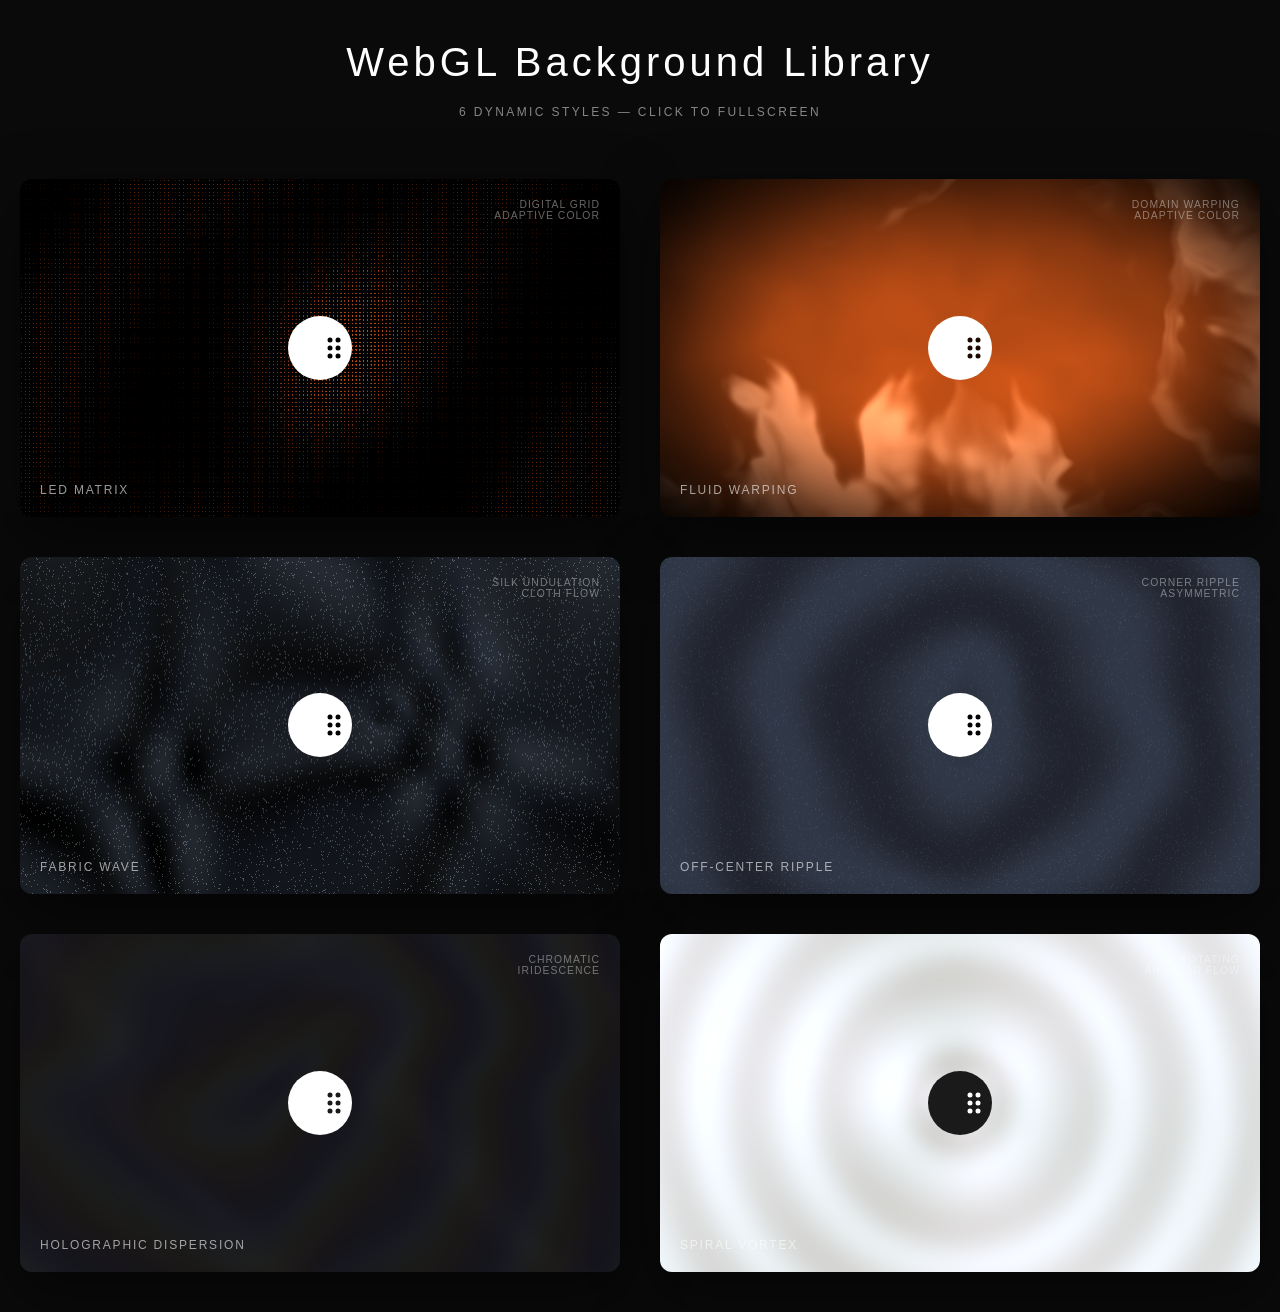
<file: .agents/skills/logo-generator/assets/background_library.html>
<!DOCTYPE html>
<html lang="en">
<head>
    <meta charset="UTF-8">
    <meta name="viewport" content="width=device-width, initial-scale=1.0">
    <title>WebGL Background Library</title>
    <style>
        * { margin: 0; padding: 0; box-sizing: border-box; }
        body {
            font-family: -apple-system, BlinkMacSystemFont, 'Segoe UI', sans-serif;
            background: #0a0a0a;
            color: #fff;
            overflow-x: hidden;
        }

        /* Thumbnail Grid View */
        .container {
            max-width: 1800px;
            margin: 0 auto;
            padding: 40px 20px;
            transition: opacity 0.3s ease;
        }
        .container.hidden { opacity: 0; pointer-events: none; }

        h1 {
            text-align: center;
            font-weight: 300;
            font-size: 2.5rem;
            margin-bottom: 20px;
            letter-spacing: 0.1em;
        }
        .subtitle {
            text-align: center;
            font-size: 0.75rem;
            opacity: 0.5;
            letter-spacing: 0.2em;
            text-transform: uppercase;
            margin-bottom: 60px;
        }
        .grid {
            display: grid;
            grid-template-columns: repeat(auto-fit, minmax(600px, 1fr));
            gap: 40px;
        }
        .card {
            position: relative;
            aspect-ratio: 16 / 9;
            border-radius: 12px;
            overflow: hidden;
            box-shadow: 0 20px 60px rgba(0,0,0,0.5);
            cursor: pointer;
            transition: transform 0.3s ease;
        }
        .card:hover { transform: translateY(-4px); }
        canvas { width: 100%; height: 100%; display: block; }
        .logo-container {
            position: absolute;
            inset: 0;
            display: flex;
            align-items: center;
            justify-content: center;
            pointer-events: none;
            z-index: 10;
        }
        .logo { width: 100px; height: 100px; }
        .label {
            position: absolute;
            bottom: 20px;
            left: 20px;
            font-size: 0.75rem;
            font-weight: 500;
            letter-spacing: 0.15em;
            text-transform: uppercase;
            opacity: 0.6;
            z-index: 10;
        }
        .meta {
            position: absolute;
            top: 20px;
            right: 20px;
            font-size: 0.65rem;
            letter-spacing: 0.1em;
            text-transform: uppercase;
            opacity: 0.4;
            z-index: 10;
            text-align: right;
        }

        /* Fullscreen View */
        .fullscreen {
            position: fixed;
            inset: 0;
            background: #000;
            z-index: 1000;
            display: none;
            opacity: 0;
            transition: opacity 0.4s ease;
        }
        .fullscreen.active {
            display: block;
            opacity: 1;
        }
        .fullscreen canvas {
            width: 100vw;
            height: 100vh;
        }
        .fullscreen .logo {
            width: 200px;
            height: 200px;
        }
        .fullscreen .label {
            bottom: 40px;
            left: 40px;
            font-size: 1rem;
        }
        .fullscreen .meta {
            top: 40px;
            right: 40px;
            font-size: 0.85rem;
        }
        .close-btn {
            position: absolute;
            top: 40px;
            left: 40px;
            width: 48px;
            height: 48px;
            border: 1px solid rgba(255,255,255,0.2);
            border-radius: 50%;
            background: rgba(0,0,0,0.5);
            backdrop-filter: blur(10px);
            cursor: pointer;
            z-index: 20;
            display: flex;
            align-items: center;
            justify-content: center;
            transition: all 0.3s ease;
        }
        .close-btn:hover {
            background: rgba(255,255,255,0.1);
            border-color: rgba(255,255,255,0.4);
        }
        .close-btn::before,
        .close-btn::after {
            content: '';
            position: absolute;
            width: 20px;
            height: 2px;
            background: #fff;
        }
        .close-btn::before { transform: rotate(45deg); }
        .close-btn::after { transform: rotate(-45deg); }
    </style>
</head>
<body>
    <div class="container" id="grid-view">
        <h1>WebGL Background Library</h1>
        <div class="subtitle">6 Dynamic Styles — Click to Fullscreen</div>

        <div class="grid">
            <!-- 1. LED Matrix -->
            <div class="card" data-bg="led">
                <canvas id="canvas-led"></canvas>
                <div class="logo-container">
                    <svg class="logo" viewBox="0 0 100 100">
                        <circle cx="50" cy="50" r="32" fill="#FFFFFF"/>
                        <g fill="#000000">
                            <circle cx="60" cy="42" r="2.5"/>
                            <circle cx="68" cy="42" r="2.5"/>
                            <circle cx="60" cy="50" r="2.5"/>
                            <circle cx="68" cy="50" r="2.5"/>
                            <circle cx="60" cy="58" r="2.5"/>
                            <circle cx="68" cy="58" r="2.5"/>
                        </g>
                    </svg>
                </div>
                <div class="label">LED Matrix</div>
                <div class="meta">Digital Grid<br/>Adaptive Color</div>
            </div>

            <!-- 2. Fluid Warping -->
            <div class="card" data-bg="fluid">
                <canvas id="canvas-fluid"></canvas>
                <div class="logo-container">
                    <svg class="logo" viewBox="0 0 100 100">
                        <circle cx="50" cy="50" r="32" fill="#FFFFFF"/>
                        <g fill="#1a0a00">
                            <circle cx="60" cy="42" r="2.5"/>
                            <circle cx="68" cy="42" r="2.5"/>
                            <circle cx="60" cy="50" r="2.5"/>
                            <circle cx="68" cy="50" r="2.5"/>
                            <circle cx="60" cy="58" r="2.5"/>
                            <circle cx="68" cy="58" r="2.5"/>
                        </g>
                    </svg>
                </div>
                <div class="label">Fluid Warping</div>
                <div class="meta">Domain Warping<br/>Adaptive Color</div>
            </div>

            <!-- 3. Fabric Wave -->
            <div class="card" data-bg="fabric">
                <canvas id="canvas-fabric"></canvas>
                <div class="logo-container">
                    <svg class="logo" viewBox="0 0 100 100">
                        <circle cx="50" cy="50" r="32" fill="#FFFFFF"/>
                        <g fill="#000000">
                            <circle cx="60" cy="42" r="2.5"/>
                            <circle cx="68" cy="42" r="2.5"/>
                            <circle cx="60" cy="50" r="2.5"/>
                            <circle cx="68" cy="50" r="2.5"/>
                            <circle cx="60" cy="58" r="2.5"/>
                            <circle cx="68" cy="58" r="2.5"/>
                        </g>
                    </svg>
                </div>
                <div class="label">Fabric Wave</div>
                <div class="meta">Silk Undulation<br/>Cloth Flow</div>
            </div>

            <!-- 4. Off-Center Ripple -->
            <div class="card" data-bg="corner">
                <canvas id="canvas-corner"></canvas>
                <div class="logo-container">
                    <svg class="logo" viewBox="0 0 100 100">
                        <circle cx="50" cy="50" r="32" fill="#FFFFFF"/>
                        <g fill="#000000">
                            <circle cx="60" cy="42" r="2.5"/>
                            <circle cx="68" cy="42" r="2.5"/>
                            <circle cx="60" cy="50" r="2.5"/>
                            <circle cx="68" cy="50" r="2.5"/>
                            <circle cx="60" cy="58" r="2.5"/>
                            <circle cx="68" cy="58" r="2.5"/>
                        </g>
                    </svg>
                </div>
                <div class="label">Off-Center Ripple</div>
                <div class="meta">Corner Ripple<br/>Asymmetric</div>
            </div>

            <!-- 5. Holographic Dispersion -->
            <div class="card" data-bg="dispersion">
                <canvas id="canvas-dispersion"></canvas>
                <div class="logo-container">
                    <svg class="logo" viewBox="0 0 100 100">
                        <circle cx="50" cy="50" r="32" fill="#FFFFFF"/>
                        <g fill="#1a1a1a">
                            <circle cx="60" cy="42" r="2.5"/>
                            <circle cx="68" cy="42" r="2.5"/>
                            <circle cx="60" cy="50" r="2.5"/>
                            <circle cx="68" cy="50" r="2.5"/>
                            <circle cx="60" cy="58" r="2.5"/>
                            <circle cx="68" cy="58" r="2.5"/>
                        </g>
                    </svg>
                </div>
                <div class="label">Holographic Dispersion</div>
                <div class="meta">Chromatic<br/>Iridescence</div>
            </div>

            <!-- 6. Spiral Vortex -->
            <div class="card" data-bg="spiral">
                <canvas id="canvas-spiral"></canvas>
                <div class="logo-container">
                    <svg class="logo" viewBox="0 0 100 100">
                        <circle cx="50" cy="50" r="32" fill="#1A1A1A"/>
                        <g fill="#FFFFFF">
                            <circle cx="60" cy="42" r="2.5"/>
                            <circle cx="68" cy="42" r="2.5"/>
                            <circle cx="60" cy="50" r="2.5"/>
                            <circle cx="68" cy="50" r="2.5"/>
                            <circle cx="60" cy="58" r="2.5"/>
                            <circle cx="68" cy="58" r="2.5"/>
                        </g>
                    </svg>
                </div>
                <div class="label">Spiral Vortex</div>
                <div class="meta">Rotating<br/>Angular Flow</div>
            </div>
        </div>
    </div>

    <!-- Fullscreen View -->
    <div class="fullscreen" id="fullscreen-view">
        <div class="close-btn" id="close-btn"></div>
        <canvas id="canvas-fullscreen"></canvas>
        <div class="logo-container">
            <svg class="logo" viewBox="0 0 100 100" id="fullscreen-logo">
                <circle cx="50" cy="50" r="32" fill="#FFFFFF"/>
                <g fill="#000000">
                    <circle cx="60" cy="42" r="2.5"/>
                    <circle cx="68" cy="42" r="2.5"/>
                    <circle cx="60" cy="50" r="2.5"/>
                    <circle cx="68" cy="50" r="2.5"/>
                    <circle cx="60" cy="58" r="2.5"/>
                    <circle cx="68" cy="58" r="2.5"/>
                </g>
            </svg>
        </div>
        <div class="label" id="fullscreen-label">LED Matrix</div>
        <div class="meta" id="fullscreen-meta">Digital Grid<br/>Adaptive Color</div>
    </div>

    <script>
        const vs = 'attribute vec2 position; void main() { gl_Position = vec4(position, 0.0, 1.0); }';

        function getAdaptiveTheme(seed) {
            const themes = [
                { dark: [0.02, 0.03, 0.05], bright: [0.15, 0.4, 0.8] },
                { dark: [0.04, 0.015, 0.0], bright: [0.8, 0.3, 0.0] },
                { dark: [0.1, 0.03, 0.0], bright: [0.85, 0.35, 0.1] },
                { dark: [0.02, 0.01, 0.03], bright: [0.7, 0.05, 0.05] },
                { dark: [0.0, 0.05, 0.03], bright: [0.1, 0.6, 0.4] },
            ];
            return themes[seed % themes.length];
        }

        const shaders = {
            led: `
                precision highp float;
                uniform vec2 u_resolution;
                uniform float u_time;
                uniform vec2 u_mouse;
                uniform vec3 u_darkColor;
                uniform vec3 u_brightColor;

                void main() {
                    vec2 uv = gl_FragCoord.xy / u_resolution.xy;
                    vec2 p = uv;
                    p.x *= u_resolution.x / u_resolution.y;
                    vec2 mouse = u_mouse;
                    mouse.x *= u_resolution.x / u_resolution.y;

                    float gridSize = 90.0;
                    vec2 gridUv = p * gridSize;
                    vec2 cellId = floor(gridUv);
                    vec2 cellUv = fract(gridUv);
                    vec2 cellCenterNorm = (cellId + 0.5) / gridSize;

                    float wave1 = sin(cellCenterNorm.x * 4.0 + u_time * 0.8) * cos(cellCenterNorm.y * 3.0 + u_time * 0.5);
                    float wave2 = sin(cellCenterNorm.x * 6.0 - cellCenterNorm.y * 5.0 - u_time * 0.4);
                    float illumination = smoothstep(-1.0, 1.0, wave1 + wave2);

                    float mouseDist = length(cellCenterNorm - mouse);
                    float spotlight = smoothstep(0.5, 0.0, mouseDist) * 0.6;
                    float totalGlow = clamp(illumination * 0.4 + spotlight, 0.0, 1.0);

                    float distToCenter = length(cellUv - vec2(0.5));
                    float dotRadius = 0.05 + totalGlow * 0.15;
                    float dotShape = 1.0 - smoothstep(dotRadius, dotRadius + 0.05, distToCenter);

                    vec3 finalColor = mix(u_darkColor, u_brightColor, totalGlow) * dotShape;
                    gl_FragColor = vec4(finalColor, 1.0);
                }
            `,
            fluid: `
                precision highp float;
                uniform vec2 u_resolution;
                uniform float u_time;
                uniform vec2 u_mouse;
                uniform vec3 u_color1;
                uniform vec3 u_color2;
                uniform vec3 u_color3;

                float random(vec2 st) { return fract(sin(dot(st, vec2(12.9898,78.233))) * 43758.5453); }
                float noise(vec2 st) {
                    vec2 i = floor(st), f = fract(st);
                    float a = random(i), b = random(i + vec2(1.0, 0.0));
                    float c = random(i + vec2(0.0, 1.0)), d = random(i + vec2(1.0, 1.0));
                    vec2 u = f * f * (3.0 - 2.0 * f);
                    return mix(a, b, u.x) + (c - a) * u.y * (1.0 - u.x) + (d - b) * u.x * u.y;
                }
                float fbm(vec2 st) {
                    float v = 0.0, a = 0.5;
                    mat2 rot = mat2(cos(0.5), sin(0.5), -sin(0.5), cos(0.5));
                    for (int i = 0; i < 5; ++i) {
                        v += a * noise(st);
                        st = rot * st * 2.0 + vec2(100.0);
                        a *= 0.5;
                    }
                    return v;
                }

                void main() {
                    vec2 st = gl_FragCoord.xy / u_resolution.xy;
                    st.x *= u_resolution.x / u_resolution.y;
                    vec2 mouse = u_mouse;
                    mouse.x *= u_resolution.x / u_resolution.y;

                    vec2 dir = st - mouse;
                    float dist = length(dir);
                    vec2 push = (dir / (dist + 0.01)) * exp(-dist * 5.0) * 0.15;

                    vec2 q = vec2(fbm(st + push + 0.03 * u_time), fbm(st + vec2(1.0) + push + 0.03 * u_time));
                    vec2 r = vec2(fbm(st + 1.5 * q + vec2(1.7, 9.2) + 0.08 * u_time), fbm(st + 1.5 * q + vec2(8.3, 2.8) + 0.06 * u_time));
                    float f = fbm(st + 2.5 * r);

                    vec3 color = mix(u_color1, u_color3, f);
                    color = mix(color, u_color2, clamp(length(q) * 1.5, 0.0, 1.0));
                    float shimmer = smoothstep(0.4, 0.5, f) * smoothstep(0.6, 0.5, f);
                    color += shimmer * vec3(1.0, 0.9, 0.8) * 0.5;

                    float vignette = length(gl_FragCoord.xy / u_resolution.xy - 0.5);
                    color *= smoothstep(0.8, 0.1, vignette);

                    gl_FragColor = vec4(color, 1.0);
                }
            `,
            fabric: `
                precision highp float;
                uniform vec2 u_resolution;
                uniform float u_time;
                uniform vec2 u_mouse;

                void main() {
                    vec2 uv = gl_FragCoord.xy / u_resolution.xy;
                    vec2 p = uv * 2.0 - 1.0;
                    p.x *= u_resolution.x / u_resolution.y;

                    float waveX = sin(p.x * 4.0 + u_time * 1.2) * 0.25;
                    float waveY = cos(p.y * 3.5 + u_time * 0.9) * 0.25;
                    float crossWave = sin(p.x * 2.0 + p.y * 2.0 + u_time * 0.8) * 0.15;
                    p.x += waveX * cos(u_time * 0.5) + crossWave;
                    p.y += waveY * sin(u_time * 0.4) + crossWave;

                    vec2 mouse = u_mouse * 2.0 - 1.0;
                    mouse.x *= u_resolution.x / u_resolution.y;
                    float mouseDist = length(p - mouse);
                    p += sin(mouseDist * 10.0 - u_time * 4.0) * exp(-mouseDist * 2.0) * 0.1;

                    float intensity = length(p);
                    float wavePattern = sin(p.x * 8.0 + u_time) * cos(p.y * 6.0 + u_time * 0.8);
                    vec3 col = vec3(0.08, 0.09, 0.1) * (wavePattern * 0.5 + 0.5);
                    col += vec3(0.05, 0.06, 0.08) * (sin(intensity * 10.0 + u_time) * 0.5 + 0.5);

                    float noise = fract(sin(dot(p * 3.0, vec2(12.9898, 78.233))) * 43758.5453);
                    if (noise > 0.96) col += vec3(0.6, 0.65, 0.7) * 0.4;
                    col += vec3(0.7, 0.8, 1.0) * exp(-length(p - vec2(1.2, 0.8)) * 1.2) * 0.08;

                    gl_FragColor = vec4(col, 1.0);
                }
            `,
            corner: `
                precision highp float;
                uniform vec2 u_resolution;
                uniform float u_time;
                uniform vec2 u_mouse;

                void main() {
                    vec2 uv = gl_FragCoord.xy / u_resolution.xy;
                    vec2 p = uv * 2.0 - 1.0;
                    p.x *= u_resolution.x / u_resolution.y;

                    vec2 corner1 = vec2(-1.2, 0.9);
                    float dist1 = length(p - corner1);
                    float ripple1 = sin(dist1 * 5.0 - u_time * 2.5) * exp(-dist1 * 0.6);

                    vec2 corner2 = vec2(1.1, -0.8);
                    float dist2 = length(p - corner2);
                    float ripple2 = sin(dist2 * 6.0 - u_time * 2.0) * exp(-dist2 * 0.7);
                    p += (ripple1 + ripple2) * 0.12;

                    vec2 mouse = u_mouse * 2.0 - 1.0;
                    mouse.x *= u_resolution.x / u_resolution.y;
                    float mouseDist = length(p - mouse);
                    p += sin(mouseDist * 8.0 - u_time * 3.0) * exp(-mouseDist * 2.0) * 0.06;

                    float intensity = length(p);
                    vec3 baseCol = vec3(0.16, 0.18, 0.23);
                    vec3 col = baseCol + vec3(0.03, 0.04, 0.05) * sin(intensity * 8.0 + u_time);

                    float noise = fract(sin(dot(p * 2.0, vec2(12.9898, 78.233))) * 43758.5453);
                    if (noise > 0.95) col += vec3(0.05, 0.06, 0.07);

                    gl_FragColor = vec4(col, 1.0);
                }
            `,
            dispersion: `
                precision highp float;
                uniform vec2 u_resolution;
                uniform float u_time;
                uniform vec2 u_mouse;

                vec3 palette(float t, vec3 a, vec3 b, vec3 c, vec3 d) {
                    return a + b * cos(6.28318 * (c * t + d));
                }

                void main() {
                    vec2 uv = gl_FragCoord.xy / u_resolution.xy;
                    vec2 p = uv * 2.0 - 1.0;
                    p.x *= u_resolution.x / u_resolution.y;

                    vec2 mouse = u_mouse * 2.0 - 1.0;
                    mouse.x *= u_resolution.x / u_resolution.y;
                    float mouseDist = length(p - mouse);
                    float mouseRipple = sin(mouseDist * 15.0 - u_time * 4.0) * exp(-mouseDist * 3.0);
                    p += mouseRipple * 0.08;

                    vec2 p0 = p;
                    for(float i = 1.0; i < 4.0; i++) {
                        p.x += 0.1 / i * sin(i * 3.0 * p.y + u_time * 0.4) + 0.05;
                        p.y += 0.1 / i * cos(i * 2.0 * p.x + u_time * 0.3) - 0.05;
                    }

                    float r = length(p);
                    float angle = atan(p.y, p.x);

                    vec3 a = vec3(0.12, 0.12, 0.13);
                    vec3 b = vec3(0.03, 0.04, 0.05);
                    vec3 c = vec3(1.0, 1.0, 1.0);
                    vec3 d = vec3(0.1, 0.2, 0.4);

                    vec3 col = palette(r * 1.5 + p0.x * 0.5 + u_time * 0.1, a, b, c, d);

                    float dispersion = sin(r * 25.0 - u_time * 1.5 + angle * 2.0) * 0.5 + 0.5;
                    col += vec3(dispersion * 0.015, dispersion * 0.01, dispersion * 0.02);

                    float highlight = pow(sin(p.x * 4.0 + p.y * 3.0 + u_time) * 0.5 + 0.5, 8.0);
                    col += highlight * 0.04;

                    vec3 neutralBase = vec3(0.08, 0.08, 0.09);
                    col = mix(neutralBase, col, 0.3);

                    gl_FragColor = vec4(col, 1.0);
                }
            `,
            spiral: `
                precision highp float;
                uniform vec2 u_resolution;
                uniform float u_time;
                uniform vec2 u_mouse;

                void main() {
                    vec2 uv = gl_FragCoord.xy / u_resolution.xy;
                    vec2 p = uv * 2.0 - 1.0;
                    p.x *= u_resolution.x / u_resolution.y;

                    float centerDist = length(p);
                    float angle = atan(p.y, p.x);
                    float spiral = sin(centerDist * 5.0 - angle * 4.0 - u_time * 2.0);
                    float rotationAmount = spiral * 0.2 * (1.0 - centerDist * 0.5);
                    float cosR = cos(rotationAmount), sinR = sin(rotationAmount);
                    p = vec2(p.x * cosR - p.y * sinR, p.x * sinR + p.y * cosR);

                    float outerSpiral = sin(centerDist * 3.0 + angle * 2.0 + u_time * 1.5);
                    p += vec2(-p.y, p.x) * outerSpiral * 0.1 * centerDist;

                    vec2 mouse = u_mouse * 2.0 - 1.0;
                    mouse.x *= u_resolution.x / u_resolution.y;
                    float mouseDist = length(p - mouse);
                    float mouseAngle = atan((p - mouse).y, (p - mouse).x);
                    p += vec2(cos(mouseAngle), sin(mouseAngle)) * sin(mouseDist * 10.0 - u_time * 4.0) * exp(-mouseDist * 2.0) * 0.08;

                    float intensity = length(p);
                    vec3 baseCol = vec3(0.91, 0.92, 0.93);
                    vec3 col = baseCol - vec3(0.04, 0.05, 0.06) * sin(intensity * 12.0 + u_time);
                    col += vec3(0.7, 0.6, 0.8) * sin(angle * 3.0 + u_time) * 0.04;
                    col += vec3(0.6, 0.7, 0.9) * sin(angle * 2.0 - u_time * 0.8) * 0.03;

                    gl_FragColor = vec4(col, 1.0);
                }
            `
        };

        const configs = {
            led: { theme: getAdaptiveTheme(Date.now()) },
            fluid: { theme: getAdaptiveTheme(Date.now() + 1000) },
            fabric: {},
            corner: {},
            dispersion: {},
            spiral: {}
        };

        const instances = {};

        function setupCanvas(canvasId, bgType) {
            const canvas = document.getElementById(canvasId);
            if (!canvas) return;

            const gl = canvas.getContext('webgl', { alpha: false, antialias: true });
            if (!gl) return;

            const card = canvas.closest('.card') || canvas.closest('.fullscreen');
            let mx = 0.5, my = 0.5;

            if (card) {
                card.addEventListener('mousemove', e => {
                    const r = card.getBoundingClientRect();
                    mx = (e.clientX - r.left) / r.width;
                    my = (e.clientY - r.top) / r.height;
                });
            }

            const compile = (type, src) => {
                const shader = gl.createShader(type);
                gl.shaderSource(shader, src);
                gl.compileShader(shader);
                return shader;
            };

            const vShader = compile(gl.VERTEX_SHADER, vs);
            const fShader = compile(gl.FRAGMENT_SHADER, shaders[bgType]);
            const prog = gl.createProgram();
            gl.attachShader(prog, vShader);
            gl.attachShader(prog, fShader);
            gl.linkProgram(prog);
            gl.useProgram(prog);

            const verts = new Float32Array([-1, -1, 1, -1, -1, 1, -1, 1, 1, -1, 1, 1]);
            const buf = gl.createBuffer();
            gl.bindBuffer(gl.ARRAY_BUFFER, buf);
            gl.bufferData(gl.ARRAY_BUFFER, verts, gl.STATIC_DRAW);

            const posLoc = gl.getAttribLocation(prog, 'position');
            gl.enableVertexAttribArray(posLoc);
            gl.vertexAttribPointer(posLoc, 2, gl.FLOAT, false, 0, 0);

            const locs = {
                res: gl.getUniformLocation(prog, 'u_resolution'),
                time: gl.getUniformLocation(prog, 'u_time'),
                mouse: gl.getUniformLocation(prog, 'u_mouse'),
            };

            const config = configs[bgType];
            if (config.theme) {
                locs.darkColor = gl.getUniformLocation(prog, 'u_darkColor');
                locs.brightColor = gl.getUniformLocation(prog, 'u_brightColor');
                if (bgType === 'fluid') {
                    locs.color1 = gl.getUniformLocation(prog, 'u_color1');
                    locs.color2 = gl.getUniformLocation(prog, 'u_color2');
                    locs.color3 = gl.getUniformLocation(prog, 'u_color3');
                }
            }

            const start = Date.now();
            const resize = () => {
                const dpr = devicePixelRatio || 1;
                canvas.width = canvas.clientWidth * dpr;
                canvas.height = canvas.clientHeight * dpr;
                gl.viewport(0, 0, canvas.width, canvas.height);
            };
            new ResizeObserver(resize).observe(canvas);
            resize();

            const render = () => {
                gl.uniform2f(locs.res, canvas.width, canvas.height);
                gl.uniform1f(locs.time, (Date.now() - start) / 1000);
                gl.uniform2f(locs.mouse, mx, 1 - my);

                if (config.theme) {
                    if (bgType === 'led') {
                        gl.uniform3f(locs.darkColor, ...config.theme.dark);
                        gl.uniform3f(locs.brightColor, ...config.theme.bright);
                    } else if (bgType === 'fluid') {
                        gl.uniform3f(locs.color1, ...config.theme.dark);
                        gl.uniform3f(locs.color2, ...config.theme.bright);
                        const mid = config.theme.dark.map((v, i) => (v + config.theme.bright[i]) / 2);
                        gl.uniform3f(locs.color3, ...mid);
                    }
                }

                gl.drawArrays(gl.TRIANGLES, 0, 6);
                requestAnimationFrame(render);
            };
            render();

            return { gl, canvas, resize };
        }

        // Initialize thumbnail canvases
        instances.led = setupCanvas('canvas-led', 'led');
        instances.fluid = setupCanvas('canvas-fluid', 'fluid');
        instances.fabric = setupCanvas('canvas-fabric', 'fabric');
        instances.corner = setupCanvas('canvas-corner', 'corner');
        instances.dispersion = setupCanvas('canvas-dispersion', 'dispersion');
        instances.spiral = setupCanvas('canvas-spiral', 'spiral');

        // Fullscreen interaction
        const gridView = document.getElementById('grid-view');
        const fullscreenView = document.getElementById('fullscreen-view');
        const fullscreenCanvas = document.getElementById('canvas-fullscreen');
        const fullscreenLogo = document.getElementById('fullscreen-logo');
        const fullscreenLabel = document.getElementById('fullscreen-label');
        const fullscreenMeta = document.getElementById('fullscreen-meta');
        const closeBtn = document.getElementById('close-btn');

        let currentFullscreen = null;

        document.querySelectorAll('.card').forEach(card => {
            card.addEventListener('click', () => {
                const bgType = card.dataset.bg;
                const logo = card.querySelector('.logo').outerHTML;
                const label = card.querySelector('.label').textContent;
                const meta = card.querySelector('.meta').innerHTML;

                fullscreenLogo.outerHTML = logo;
                fullscreenLabel.textContent = label;
                fullscreenMeta.innerHTML = meta;

                gridView.classList.add('hidden');
                fullscreenView.classList.add('active');

                if (currentFullscreen) {
                    currentFullscreen = null;
                }
                currentFullscreen = setupCanvas('canvas-fullscreen', bgType);
            });
        });

        closeBtn.addEventListener('click', () => {
            fullscreenView.classList.remove('active');
            setTimeout(() => {
                gridView.classList.remove('hidden');
            }, 400);
        });

        // ESC key to close fullscreen
        document.addEventListener('keydown', e => {
            if (e.key === 'Escape' && fullscreenView.classList.contains('active')) {
                closeBtn.click();
            }
        });
    </script>
</body>
</html>
</file>
